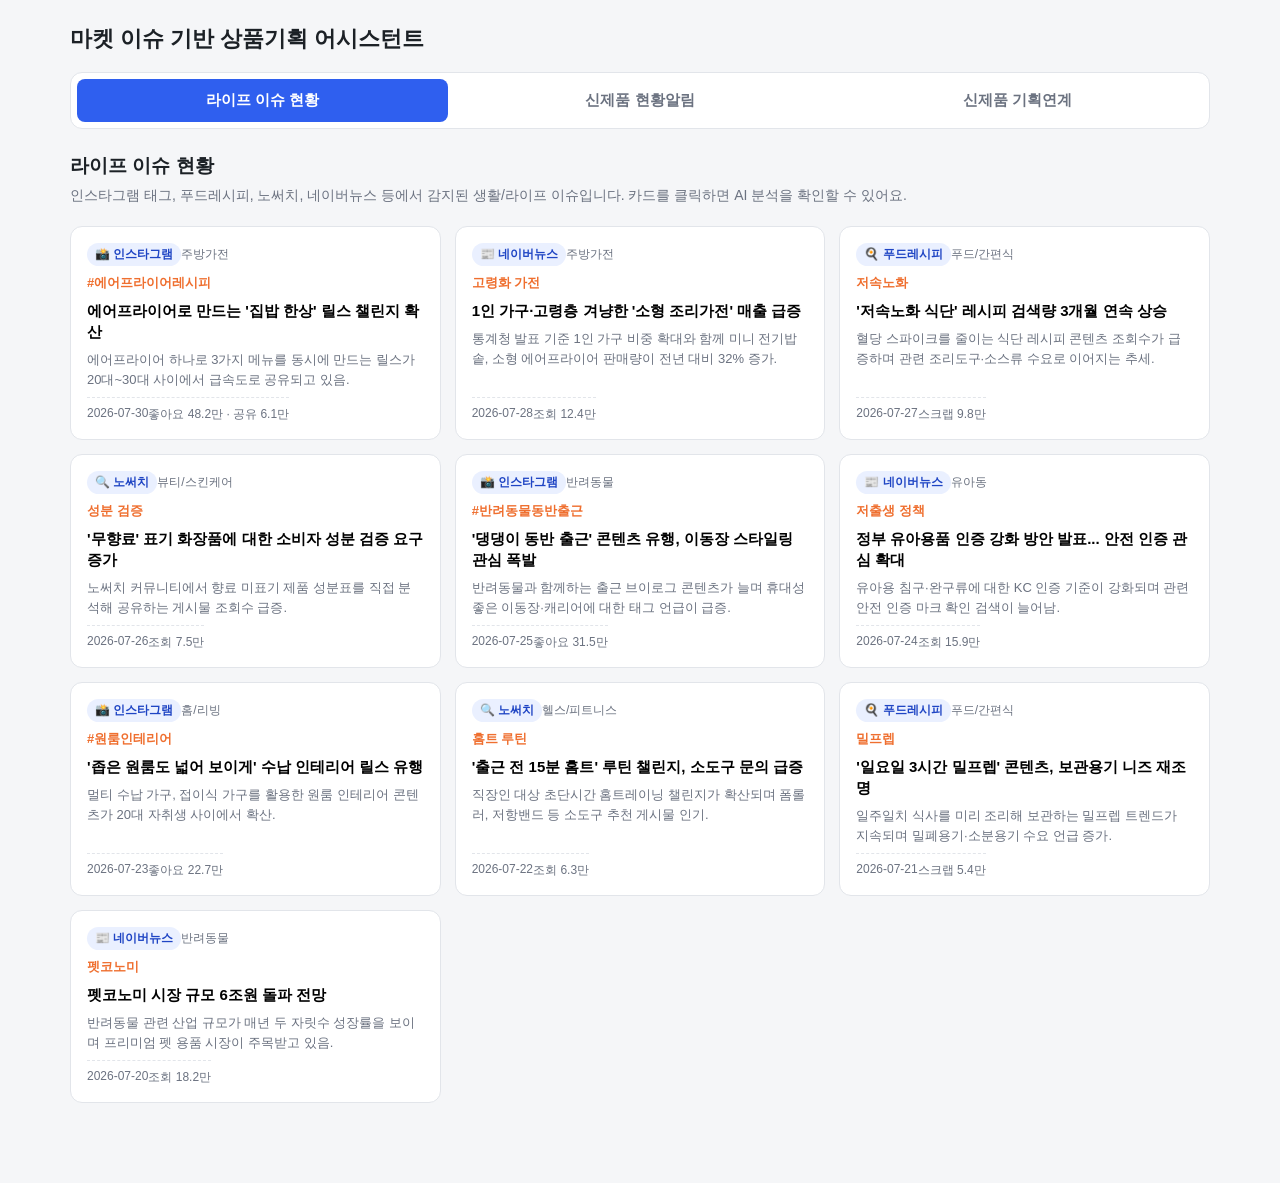
<file: market-issue-index.html>
<!doctype html>
<html lang="ko">
  <head>
    <meta charset="UTF-8" />
    <meta name="viewport" content="width=device-width, initial-scale=1.0" />
    <title>마켓 이슈 기반 상품기획 어시스턴트</title>
    <script type="module" crossorigin>(function(){const t=document.createElement("link").relList;if(t&&t.supports&&t.supports("modulepreload"))return;for(const l of document.querySelectorAll('link[rel="modulepreload"]'))r(l);new MutationObserver(l=>{for(const i of l)if(i.type==="childList")for(const o of i.addedNodes)o.tagName==="LINK"&&o.rel==="modulepreload"&&r(o)}).observe(document,{childList:!0,subtree:!0});function n(l){const i={};return l.integrity&&(i.integrity=l.integrity),l.referrerPolicy&&(i.referrerPolicy=l.referrerPolicy),l.crossOrigin==="use-credentials"?i.credentials="include":l.crossOrigin==="anonymous"?i.credentials="omit":i.credentials="same-origin",i}function r(l){if(l.ep)return;l.ep=!0;const i=n(l);fetch(l.href,i)}})();function zc(e){return e&&e.__esModule&&Object.prototype.hasOwnProperty.call(e,"default")?e.default:e}var ps={exports:{}},fl={},ms={exports:{}},A={};/**
 * @license React
 * react.production.min.js
 *
 * Copyright (c) Facebook, Inc. and its affiliates.
 *
 * This source code is licensed under the MIT license found in the
 * LICENSE file in the root directory of this source tree.
 */var or=Symbol.for("react.element"),Oc=Symbol.for("react.portal"),Rc=Symbol.for("react.fragment"),Ic=Symbol.for("react.strict_mode"),Fc=Symbol.for("react.profiler"),Dc=Symbol.for("react.provider"),Mc=Symbol.for("react.context"),$c=Symbol.for("react.forward_ref"),Ac=Symbol.for("react.suspense"),Uc=Symbol.for("react.memo"),Bc=Symbol.for("react.lazy"),Jo=Symbol.iterator;function Wc(e){return e===null||typeof e!="object"?null:(e=Jo&&e[Jo]||e["@@iterator"],typeof e=="function"?e:null)}var hs={isMounted:function(){return!1},enqueueForceUpdate:function(){},enqueueReplaceState:function(){},enqueueSetState:function(){}},vs=Object.assign,gs={};function yn(e,t,n){this.props=e,this.context=t,this.refs=gs,this.updater=n||hs}yn.prototype.isReactComponent={};yn.prototype.setState=function(e,t){if(typeof e!="object"&&typeof e!="function"&&e!=null)throw Error("setState(...): takes an object of state variables to update or a function which returns an object of state variables.");this.updater.enqueueSetState(this,e,t,"setState")};yn.prototype.forceUpdate=function(e){this.updater.enqueueForceUpdate(this,e,"forceUpdate")};function ys(){}ys.prototype=yn.prototype;function eo(e,t,n){this.props=e,this.context=t,this.refs=gs,this.updater=n||hs}var to=eo.prototype=new ys;to.constructor=eo;vs(to,yn.prototype);to.isPureReactComponent=!0;var qo=Array.isArray,ws=Object.prototype.hasOwnProperty,no={current:null},Ss={key:!0,ref:!0,__self:!0,__source:!0};function ks(e,t,n){var r,l={},i=null,o=null;if(t!=null)for(r in t.ref!==void 0&&(o=t.ref),t.key!==void 0&&(i=""+t.key),t)ws.call(t,r)&&!Ss.hasOwnProperty(r)&&(l[r]=t[r]);var s=arguments.length-2;if(s===1)l.children=n;else if(1<s){for(var u=Array(s),d=0;d<s;d++)u[d]=arguments[d+2];l.children=u}if(e&&e.defaultProps)for(r in s=e.defaultProps,s)l[r]===void 0&&(l[r]=s[r]);return{$$typeof:or,type:e,key:i,ref:o,props:l,_owner:no.current}}function Vc(e,t){return{$$typeof:or,type:e.type,key:t,ref:e.ref,props:e.props,_owner:e._owner}}function ro(e){return typeof e=="object"&&e!==null&&e.$$typeof===or}function Hc(e){var t={"=":"=0",":":"=2"};return"$"+e.replace(/[=:]/g,function(n){return t[n]})}var bo=/\/+/g;function Ol(e,t){return typeof e=="object"&&e!==null&&e.key!=null?Hc(""+e.key):t.toString(36)}function jr(e,t,n,r,l){var i=typeof e;(i==="undefined"||i==="boolean")&&(e=null);var o=!1;if(e===null)o=!0;else switch(i){case"string":case"number":o=!0;break;case"object":switch(e.$$typeof){case or:case Oc:o=!0}}if(o)return o=e,l=l(o),e=r===""?"."+Ol(o,0):r,qo(l)?(n="",e!=null&&(n=e.replace(bo,"$&/")+"/"),jr(l,t,n,"",function(d){return d})):l!=null&&(ro(l)&&(l=Vc(l,n+(!l.key||o&&o.key===l.key?"":(""+l.key).replace(bo,"$&/")+"/")+e)),t.push(l)),1;if(o=0,r=r===""?".":r+":",qo(e))for(var s=0;s<e.length;s++){i=e[s];var u=r+Ol(i,s);o+=jr(i,t,n,u,l)}else if(u=Wc(e),typeof u=="function")for(e=u.call(e),s=0;!(i=e.next()).done;)i=i.value,u=r+Ol(i,s++),o+=jr(i,t,n,u,l);else if(i==="object")throw t=String(e),Error("Objects are not valid as a React child (found: "+(t==="[object Object]"?"object with keys {"+Object.keys(e).join(", ")+"}":t)+"). If you meant to render a collection of children, use an array instead.");return o}function fr(e,t,n){if(e==null)return e;var r=[],l=0;return jr(e,r,"","",function(i){return t.call(n,i,l++)}),r}function Qc(e){if(e._status===-1){var t=e._result;t=t(),t.then(function(n){(e._status===0||e._status===-1)&&(e._status=1,e._result=n)},function(n){(e._status===0||e._status===-1)&&(e._status=2,e._result=n)}),e._status===-1&&(e._status=0,e._result=t)}if(e._status===1)return e._result.default;throw e._result}var Se={current:null},Lr={transition:null},Kc={ReactCurrentDispatcher:Se,ReactCurrentBatchConfig:Lr,ReactCurrentOwner:no};function Es(){throw Error("act(...) is not supported in production builds of React.")}A.Children={map:fr,forEach:function(e,t,n){fr(e,function(){t.apply(this,arguments)},n)},count:function(e){var t=0;return fr(e,function(){t++}),t},toArray:function(e){return fr(e,function(t){return t})||[]},only:function(e){if(!ro(e))throw Error("React.Children.only expected to receive a single React element child.");return e}};A.Component=yn;A.Fragment=Rc;A.Profiler=Fc;A.PureComponent=eo;A.StrictMode=Ic;A.Suspense=Ac;A.__SECRET_INTERNALS_DO_NOT_USE_OR_YOU_WILL_BE_FIRED=Kc;A.act=Es;A.cloneElement=function(e,t,n){if(e==null)throw Error("React.cloneElement(...): The argument must be a React element, but you passed "+e+".");var r=vs({},e.props),l=e.key,i=e.ref,o=e._owner;if(t!=null){if(t.ref!==void 0&&(i=t.ref,o=no.current),t.key!==void 0&&(l=""+t.key),e.type&&e.type.defaultProps)var s=e.type.defaultProps;for(u in t)ws.call(t,u)&&!Ss.hasOwnProperty(u)&&(r[u]=t[u]===void 0&&s!==void 0?s[u]:t[u])}var u=arguments.length-2;if(u===1)r.children=n;else if(1<u){s=Array(u);for(var d=0;d<u;d++)s[d]=arguments[d+2];r.children=s}return{$$typeof:or,type:e.type,key:l,ref:i,props:r,_owner:o}};A.createContext=function(e){return e={$$typeof:Mc,_currentValue:e,_currentValue2:e,_threadCount:0,Provider:null,Consumer:null,_defaultValue:null,_globalName:null},e.Provider={$$typeof:Dc,_context:e},e.Consumer=e};A.createElement=ks;A.createFactory=function(e){var t=ks.bind(null,e);return t.type=e,t};A.createRef=function(){return{current:null}};A.forwardRef=function(e){return{$$typeof:$c,render:e}};A.isValidElement=ro;A.lazy=function(e){return{$$typeof:Bc,_payload:{_status:-1,_result:e},_init:Qc}};A.memo=function(e,t){return{$$typeof:Uc,type:e,compare:t===void 0?null:t}};A.startTransition=function(e){var t=Lr.transition;Lr.transition={};try{e()}finally{Lr.transition=t}};A.unstable_act=Es;A.useCallback=function(e,t){return Se.current.useCallback(e,t)};A.useContext=function(e){return Se.current.useContext(e)};A.useDebugValue=function(){};A.useDeferredValue=function(e){return Se.current.useDeferredValue(e)};A.useEffect=function(e,t){return Se.current.useEffect(e,t)};A.useId=function(){return Se.current.useId()};A.useImperativeHandle=function(e,t,n){return Se.current.useImperativeHandle(e,t,n)};A.useInsertionEffect=function(e,t){return Se.current.useInsertionEffect(e,t)};A.useLayoutEffect=function(e,t){return Se.current.useLayoutEffect(e,t)};A.useMemo=function(e,t){return Se.current.useMemo(e,t)};A.useReducer=function(e,t,n){return Se.current.useReducer(e,t,n)};A.useRef=function(e){return Se.current.useRef(e)};A.useState=function(e){return Se.current.useState(e)};A.useSyncExternalStore=function(e,t,n){return Se.current.useSyncExternalStore(e,t,n)};A.useTransition=function(){return Se.current.useTransition()};A.version="18.3.1";ms.exports=A;var U=ms.exports;const Gc=zc(U);/**
 * @license React
 * react-jsx-runtime.production.min.js
 *
 * Copyright (c) Facebook, Inc. and its affiliates.
 *
 * This source code is licensed under the MIT license found in the
 * LICENSE file in the root directory of this source tree.
 */var Yc=U,Xc=Symbol.for("react.element"),Zc=Symbol.for("react.fragment"),Jc=Object.prototype.hasOwnProperty,qc=Yc.__SECRET_INTERNALS_DO_NOT_USE_OR_YOU_WILL_BE_FIRED.ReactCurrentOwner,bc={key:!0,ref:!0,__self:!0,__source:!0};function xs(e,t,n){var r,l={},i=null,o=null;n!==void 0&&(i=""+n),t.key!==void 0&&(i=""+t.key),t.ref!==void 0&&(o=t.ref);for(r in t)Jc.call(t,r)&&!bc.hasOwnProperty(r)&&(l[r]=t[r]);if(e&&e.defaultProps)for(r in t=e.defaultProps,t)l[r]===void 0&&(l[r]=t[r]);return{$$typeof:Xc,type:e,key:i,ref:o,props:l,_owner:qc.current}}fl.Fragment=Zc;fl.jsx=xs;fl.jsxs=xs;ps.exports=fl;var f=ps.exports,oi={},Cs={exports:{}},Oe={},Ns={exports:{}},Ps={};/**
 * @license React
 * scheduler.production.min.js
 *
 * Copyright (c) Facebook, Inc. and its affiliates.
 *
 * This source code is licensed under the MIT license found in the
 * LICENSE file in the root directory of this source tree.
 */(function(e){function t(k,h){var m=k.length;k.push(h);e:for(;0<m;){var w=m-1>>>1,L=k[w];if(0<l(L,h))k[w]=h,k[m]=L,m=w;else break e}}function n(k){return k.length===0?null:k[0]}function r(k){if(k.length===0)return null;var h=k[0],m=k.pop();if(m!==h){k[0]=m;e:for(var w=0,L=k.length,z=L>>>1;w<z;){var F=2*(w+1)-1,te=k[F],q=F+1,ae=k[q];if(0>l(te,m))q<L&&0>l(ae,te)?(k[w]=ae,k[q]=m,w=q):(k[w]=te,k[F]=m,w=F);else if(q<L&&0>l(ae,m))k[w]=ae,k[q]=m,w=q;else break e}}return h}function l(k,h){var m=k.sortIndex-h.sortIndex;return m!==0?m:k.id-h.id}if(typeof performance=="object"&&typeof performance.now=="function"){var i=performance;e.unstable_now=function(){return i.now()}}else{var o=Date,s=o.now();e.unstable_now=function(){return o.now()-s}}var u=[],d=[],v=1,y=null,g=3,C=!1,E=!1,P=!1,$=typeof setTimeout=="function"?setTimeout:null,c=typeof clearTimeout=="function"?clearTimeout:null,a=typeof setImmediate<"u"?setImmediate:null;typeof navigator<"u"&&navigator.scheduling!==void 0&&navigator.scheduling.isInputPending!==void 0&&navigator.scheduling.isInputPending.bind(navigator.scheduling);function p(k){for(var h=n(d);h!==null;){if(h.callback===null)r(d);else if(h.startTime<=k)r(d),h.sortIndex=h.expirationTime,t(u,h);else break;h=n(d)}}function S(k){if(P=!1,p(k),!E)if(n(u)!==null)E=!0,V(_);else{var h=n(d);h!==null&&I(S,h.startTime-k)}}function _(k,h){E=!1,P&&(P=!1,c(O),O=-1),C=!0;var m=g;try{for(p(h),y=n(u);y!==null&&(!(y.expirationTime>h)||k&&!W());){var w=y.callback;if(typeof w=="function"){y.callback=null,g=y.priorityLevel;var L=w(y.expirationTime<=h);h=e.unstable_now(),typeof L=="function"?y.callback=L:y===n(u)&&r(u),p(h)}else r(u);y=n(u)}if(y!==null)var z=!0;else{var F=n(d);F!==null&&I(S,F.startTime-h),z=!1}return z}finally{y=null,g=m,C=!1}}var T=!1,j=null,O=-1,D=5,N=-1;function W(){return!(e.unstable_now()-N<D)}function oe(){if(j!==null){var k=e.unstable_now();N=k;var h=!0;try{h=j(!0,k)}finally{h?re():(T=!1,j=null)}}else T=!1}var re;if(typeof a=="function")re=function(){a(oe)};else if(typeof MessageChannel<"u"){var ge=new MessageChannel,M=ge.port2;ge.port1.onmessage=oe,re=function(){M.postMessage(null)}}else re=function(){$(oe,0)};function V(k){j=k,T||(T=!0,re())}function I(k,h){O=$(function(){k(e.unstable_now())},h)}e.unstable_IdlePriority=5,e.unstable_ImmediatePriority=1,e.unstable_LowPriority=4,e.unstable_NormalPriority=3,e.unstable_Profiling=null,e.unstable_UserBlockingPriority=2,e.unstable_cancelCallback=function(k){k.callback=null},e.unstable_continueExecution=function(){E||C||(E=!0,V(_))},e.unstable_forceFrameRate=function(k){0>k||125<k?console.error("forceFrameRate takes a positive int between 0 and 125, forcing frame rates higher than 125 fps is not supported"):D=0<k?Math.floor(1e3/k):5},e.unstable_getCurrentPriorityLevel=function(){return g},e.unstable_getFirstCallbackNode=function(){return n(u)},e.unstable_next=function(k){switch(g){case 1:case 2:case 3:var h=3;break;default:h=g}var m=g;g=h;try{return k()}finally{g=m}},e.unstable_pauseExecution=function(){},e.unstable_requestPaint=function(){},e.unstable_runWithPriority=function(k,h){switch(k){case 1:case 2:case 3:case 4:case 5:break;default:k=3}var m=g;g=k;try{return h()}finally{g=m}},e.unstable_scheduleCallback=function(k,h,m){var w=e.unstable_now();switch(typeof m=="object"&&m!==null?(m=m.delay,m=typeof m=="number"&&0<m?w+m:w):m=w,k){case 1:var L=-1;break;case 2:L=250;break;case 5:L=1073741823;break;case 4:L=1e4;break;default:L=5e3}return L=m+L,k={id:v++,callback:h,priorityLevel:k,startTime:m,expirationTime:L,sortIndex:-1},m>w?(k.sortIndex=m,t(d,k),n(u)===null&&k===n(d)&&(P?(c(O),O=-1):P=!0,I(S,m-w))):(k.sortIndex=L,t(u,k),E||C||(E=!0,V(_))),k},e.unstable_shouldYield=W,e.unstable_wrapCallback=function(k){var h=g;return function(){var m=g;g=h;try{return k.apply(this,arguments)}finally{g=m}}}})(Ps);Ns.exports=Ps;var ef=Ns.exports;/**
 * @license React
 * react-dom.production.min.js
 *
 * Copyright (c) Facebook, Inc. and its affiliates.
 *
 * This source code is licensed under the MIT license found in the
 * LICENSE file in the root directory of this source tree.
 */var tf=U,ze=ef;function x(e){for(var t="https://reactjs.org/docs/error-decoder.html?invariant="+e,n=1;n<arguments.length;n++)t+="&args[]="+encodeURIComponent(arguments[n]);return"Minified React error #"+e+"; visit "+t+" for the full message or use the non-minified dev environment for full errors and additional helpful warnings."}var _s=new Set,Vn={};function Vt(e,t){fn(e,t),fn(e+"Capture",t)}function fn(e,t){for(Vn[e]=t,e=0;e<t.length;e++)_s.add(t[e])}var lt=!(typeof window>"u"||typeof window.document>"u"||typeof window.document.createElement>"u"),ui=Object.prototype.hasOwnProperty,nf=/^[:A-Z_a-z\u00C0-\u00D6\u00D8-\u00F6\u00F8-\u02FF\u0370-\u037D\u037F-\u1FFF\u200C-\u200D\u2070-\u218F\u2C00-\u2FEF\u3001-\uD7FF\uF900-\uFDCF\uFDF0-\uFFFD][:A-Z_a-z\u00C0-\u00D6\u00D8-\u00F6\u00F8-\u02FF\u0370-\u037D\u037F-\u1FFF\u200C-\u200D\u2070-\u218F\u2C00-\u2FEF\u3001-\uD7FF\uF900-\uFDCF\uFDF0-\uFFFD\-.0-9\u00B7\u0300-\u036F\u203F-\u2040]*$/,eu={},tu={};function rf(e){return ui.call(tu,e)?!0:ui.call(eu,e)?!1:nf.test(e)?tu[e]=!0:(eu[e]=!0,!1)}function lf(e,t,n,r){if(n!==null&&n.type===0)return!1;switch(typeof t){case"function":case"symbol":return!0;case"boolean":return r?!1:n!==null?!n.acceptsBooleans:(e=e.toLowerCase().slice(0,5),e!=="data-"&&e!=="aria-");default:return!1}}function of(e,t,n,r){if(t===null||typeof t>"u"||lf(e,t,n,r))return!0;if(r)return!1;if(n!==null)switch(n.type){case 3:return!t;case 4:return t===!1;case 5:return isNaN(t);case 6:return isNaN(t)||1>t}return!1}function ke(e,t,n,r,l,i,o){this.acceptsBooleans=t===2||t===3||t===4,this.attributeName=r,this.attributeNamespace=l,this.mustUseProperty=n,this.propertyName=e,this.type=t,this.sanitizeURL=i,this.removeEmptyString=o}var de={};"children dangerouslySetInnerHTML defaultValue defaultChecked innerHTML suppressContentEditableWarning suppressHydrationWarning style".split(" ").forEach(function(e){de[e]=new ke(e,0,!1,e,null,!1,!1)});[["acceptCharset","accept-charset"],["className","class"],["htmlFor","for"],["httpEquiv","http-equiv"]].forEach(function(e){var t=e[0];de[t]=new ke(t,1,!1,e[1],null,!1,!1)});["contentEditable","draggable","spellCheck","value"].forEach(function(e){de[e]=new ke(e,2,!1,e.toLowerCase(),null,!1,!1)});["autoReverse","externalResourcesRequired","focusable","preserveAlpha"].forEach(function(e){de[e]=new ke(e,2,!1,e,null,!1,!1)});"allowFullScreen async autoFocus autoPlay controls default defer disabled disablePictureInPicture disableRemotePlayback formNoValidate hidden loop noModule noValidate open playsInline readOnly required reversed scoped seamless itemScope".split(" ").forEach(function(e){de[e]=new ke(e,3,!1,e.toLowerCase(),null,!1,!1)});["checked","multiple","muted","selected"].forEach(function(e){de[e]=new ke(e,3,!0,e,null,!1,!1)});["capture","download"].forEach(function(e){de[e]=new ke(e,4,!1,e,null,!1,!1)});["cols","rows","size","span"].forEach(function(e){de[e]=new ke(e,6,!1,e,null,!1,!1)});["rowSpan","start"].forEach(function(e){de[e]=new ke(e,5,!1,e.toLowerCase(),null,!1,!1)});var lo=/[\-:]([a-z])/g;function io(e){return e[1].toUpperCase()}"accent-height alignment-baseline arabic-form baseline-shift cap-height clip-path clip-rule color-interpolation color-interpolation-filters color-profile color-rendering dominant-baseline enable-background fill-opacity fill-rule flood-color flood-opacity font-family font-size font-size-adjust font-stretch font-style font-variant font-weight glyph-name glyph-orientation-horizontal glyph-orientation-vertical horiz-adv-x horiz-origin-x image-rendering letter-spacing lighting-color marker-end marker-mid marker-start overline-position overline-thickness paint-order panose-1 pointer-events rendering-intent shape-rendering stop-color stop-opacity strikethrough-position strikethrough-thickness stroke-dasharray stroke-dashoffset stroke-linecap stroke-linejoin stroke-miterlimit stroke-opacity stroke-width text-anchor text-decoration text-rendering underline-position underline-thickness unicode-bidi unicode-range units-per-em v-alphabetic v-hanging v-ideographic v-mathematical vector-effect vert-adv-y vert-origin-x vert-origin-y word-spacing writing-mode xmlns:xlink x-height".split(" ").forEach(function(e){var t=e.replace(lo,io);de[t]=new ke(t,1,!1,e,null,!1,!1)});"xlink:actuate xlink:arcrole xlink:role xlink:show xlink:title xlink:type".split(" ").forEach(function(e){var t=e.replace(lo,io);de[t]=new ke(t,1,!1,e,"http://www.w3.org/1999/xlink",!1,!1)});["xml:base","xml:lang","xml:space"].forEach(function(e){var t=e.replace(lo,io);de[t]=new ke(t,1,!1,e,"http://www.w3.org/XML/1998/namespace",!1,!1)});["tabIndex","crossOrigin"].forEach(function(e){de[e]=new ke(e,1,!1,e.toLowerCase(),null,!1,!1)});de.xlinkHref=new ke("xlinkHref",1,!1,"xlink:href","http://www.w3.org/1999/xlink",!0,!1);["src","href","action","formAction"].forEach(function(e){de[e]=new ke(e,1,!1,e.toLowerCase(),null,!0,!0)});function oo(e,t,n,r){var l=de.hasOwnProperty(t)?de[t]:null;(l!==null?l.type!==0:r||!(2<t.length)||t[0]!=="o"&&t[0]!=="O"||t[1]!=="n"&&t[1]!=="N")&&(of(t,n,l,r)&&(n=null),r||l===null?rf(t)&&(n===null?e.removeAttribute(t):e.setAttribute(t,""+n)):l.mustUseProperty?e[l.propertyName]=n===null?l.type===3?!1:"":n:(t=l.attributeName,r=l.attributeNamespace,n===null?e.removeAttribute(t):(l=l.type,n=l===3||l===4&&n===!0?"":""+n,r?e.setAttributeNS(r,t,n):e.setAttribute(t,n))))}var st=tf.__SECRET_INTERNALS_DO_NOT_USE_OR_YOU_WILL_BE_FIRED,dr=Symbol.for("react.element"),Kt=Symbol.for("react.portal"),Gt=Symbol.for("react.fragment"),uo=Symbol.for("react.strict_mode"),si=Symbol.for("react.profiler"),js=Symbol.for("react.provider"),Ls=Symbol.for("react.context"),so=Symbol.for("react.forward_ref"),ai=Symbol.for("react.suspense"),ci=Symbol.for("react.suspense_list"),ao=Symbol.for("react.memo"),ct=Symbol.for("react.lazy"),Ts=Symbol.for("react.offscreen"),nu=Symbol.iterator;function En(e){return e===null||typeof e!="object"?null:(e=nu&&e[nu]||e["@@iterator"],typeof e=="function"?e:null)}var J=Object.assign,Rl;function Tn(e){if(Rl===void 0)try{throw Error()}catch(n){var t=n.stack.trim().match(/\n( *(at )?)/);Rl=t&&t[1]||""}return`
`+Rl+e}var Il=!1;function Fl(e,t){if(!e||Il)return"";Il=!0;var n=Error.prepareStackTrace;Error.prepareStackTrace=void 0;try{if(t)if(t=function(){throw Error()},Object.defineProperty(t.prototype,"props",{set:function(){throw Error()}}),typeof Reflect=="object"&&Reflect.construct){try{Reflect.construct(t,[])}catch(d){var r=d}Reflect.construct(e,[],t)}else{try{t.call()}catch(d){r=d}e.call(t.prototype)}else{try{throw Error()}catch(d){r=d}e()}}catch(d){if(d&&r&&typeof d.stack=="string"){for(var l=d.stack.split(`
`),i=r.stack.split(`
`),o=l.length-1,s=i.length-1;1<=o&&0<=s&&l[o]!==i[s];)s--;for(;1<=o&&0<=s;o--,s--)if(l[o]!==i[s]){if(o!==1||s!==1)do if(o--,s--,0>s||l[o]!==i[s]){var u=`
`+l[o].replace(" at new "," at ");return e.displayName&&u.includes("<anonymous>")&&(u=u.replace("<anonymous>",e.displayName)),u}while(1<=o&&0<=s);break}}}finally{Il=!1,Error.prepareStackTrace=n}return(e=e?e.displayName||e.name:"")?Tn(e):""}function uf(e){switch(e.tag){case 5:return Tn(e.type);case 16:return Tn("Lazy");case 13:return Tn("Suspense");case 19:return Tn("SuspenseList");case 0:case 2:case 15:return e=Fl(e.type,!1),e;case 11:return e=Fl(e.type.render,!1),e;case 1:return e=Fl(e.type,!0),e;default:return""}}function fi(e){if(e==null)return null;if(typeof e=="function")return e.displayName||e.name||null;if(typeof e=="string")return e;switch(e){case Gt:return"Fragment";case Kt:return"Portal";case si:return"Profiler";case uo:return"StrictMode";case ai:return"Suspense";case ci:return"SuspenseList"}if(typeof e=="object")switch(e.$$typeof){case Ls:return(e.displayName||"Context")+".Consumer";case js:return(e._context.displayName||"Context")+".Provider";case so:var t=e.render;return e=e.displayName,e||(e=t.displayName||t.name||"",e=e!==""?"ForwardRef("+e+")":"ForwardRef"),e;case ao:return t=e.displayName||null,t!==null?t:fi(e.type)||"Memo";case ct:t=e._payload,e=e._init;try{return fi(e(t))}catch{}}return null}function sf(e){var t=e.type;switch(e.tag){case 24:return"Cache";case 9:return(t.displayName||"Context")+".Consumer";case 10:return(t._context.displayName||"Context")+".Provider";case 18:return"DehydratedFragment";case 11:return e=t.render,e=e.displayName||e.name||"",t.displayName||(e!==""?"ForwardRef("+e+")":"ForwardRef");case 7:return"Fragment";case 5:return t;case 4:return"Portal";case 3:return"Root";case 6:return"Text";case 16:return fi(t);case 8:return t===uo?"StrictMode":"Mode";case 22:return"Offscreen";case 12:return"Profiler";case 21:return"Scope";case 13:return"Suspense";case 19:return"SuspenseList";case 25:return"TracingMarker";case 1:case 0:case 17:case 2:case 14:case 15:if(typeof t=="function")return t.displayName||t.name||null;if(typeof t=="string")return t}return null}function Ct(e){switch(typeof e){case"boolean":case"number":case"string":case"undefined":return e;case"object":return e;default:return""}}function zs(e){var t=e.type;return(e=e.nodeName)&&e.toLowerCase()==="input"&&(t==="checkbox"||t==="radio")}function af(e){var t=zs(e)?"checked":"value",n=Object.getOwnPropertyDescriptor(e.constructor.prototype,t),r=""+e[t];if(!e.hasOwnProperty(t)&&typeof n<"u"&&typeof n.get=="function"&&typeof n.set=="function"){var l=n.get,i=n.set;return Object.defineProperty(e,t,{configurable:!0,get:function(){return l.call(this)},set:function(o){r=""+o,i.call(this,o)}}),Object.defineProperty(e,t,{enumerable:n.enumerable}),{getValue:function(){return r},setValue:function(o){r=""+o},stopTracking:function(){e._valueTracker=null,delete e[t]}}}}function pr(e){e._valueTracker||(e._valueTracker=af(e))}function Os(e){if(!e)return!1;var t=e._valueTracker;if(!t)return!0;var n=t.getValue(),r="";return e&&(r=zs(e)?e.checked?"true":"false":e.value),e=r,e!==n?(t.setValue(e),!0):!1}function Ur(e){if(e=e||(typeof document<"u"?document:void 0),typeof e>"u")return null;try{return e.activeElement||e.body}catch{return e.body}}function di(e,t){var n=t.checked;return J({},t,{defaultChecked:void 0,defaultValue:void 0,value:void 0,checked:n??e._wrapperState.initialChecked})}function ru(e,t){var n=t.defaultValue==null?"":t.defaultValue,r=t.checked!=null?t.checked:t.defaultChecked;n=Ct(t.value!=null?t.value:n),e._wrapperState={initialChecked:r,initialValue:n,controlled:t.type==="checkbox"||t.type==="radio"?t.checked!=null:t.value!=null}}function Rs(e,t){t=t.checked,t!=null&&oo(e,"checked",t,!1)}function pi(e,t){Rs(e,t);var n=Ct(t.value),r=t.type;if(n!=null)r==="number"?(n===0&&e.value===""||e.value!=n)&&(e.value=""+n):e.value!==""+n&&(e.value=""+n);else if(r==="submit"||r==="reset"){e.removeAttribute("value");return}t.hasOwnProperty("value")?mi(e,t.type,n):t.hasOwnProperty("defaultValue")&&mi(e,t.type,Ct(t.defaultValue)),t.checked==null&&t.defaultChecked!=null&&(e.defaultChecked=!!t.defaultChecked)}function lu(e,t,n){if(t.hasOwnProperty("value")||t.hasOwnProperty("defaultValue")){var r=t.type;if(!(r!=="submit"&&r!=="reset"||t.value!==void 0&&t.value!==null))return;t=""+e._wrapperState.initialValue,n||t===e.value||(e.value=t),e.defaultValue=t}n=e.name,n!==""&&(e.name=""),e.defaultChecked=!!e._wrapperState.initialChecked,n!==""&&(e.name=n)}function mi(e,t,n){(t!=="number"||Ur(e.ownerDocument)!==e)&&(n==null?e.defaultValue=""+e._wrapperState.initialValue:e.defaultValue!==""+n&&(e.defaultValue=""+n))}var zn=Array.isArray;function ln(e,t,n,r){if(e=e.options,t){t={};for(var l=0;l<n.length;l++)t["$"+n[l]]=!0;for(n=0;n<e.length;n++)l=t.hasOwnProperty("$"+e[n].value),e[n].selected!==l&&(e[n].selected=l),l&&r&&(e[n].defaultSelected=!0)}else{for(n=""+Ct(n),t=null,l=0;l<e.length;l++){if(e[l].value===n){e[l].selected=!0,r&&(e[l].defaultSelected=!0);return}t!==null||e[l].disabled||(t=e[l])}t!==null&&(t.selected=!0)}}function hi(e,t){if(t.dangerouslySetInnerHTML!=null)throw Error(x(91));return J({},t,{value:void 0,defaultValue:void 0,children:""+e._wrapperState.initialValue})}function iu(e,t){var n=t.value;if(n==null){if(n=t.children,t=t.defaultValue,n!=null){if(t!=null)throw Error(x(92));if(zn(n)){if(1<n.length)throw Error(x(93));n=n[0]}t=n}t==null&&(t=""),n=t}e._wrapperState={initialValue:Ct(n)}}function Is(e,t){var n=Ct(t.value),r=Ct(t.defaultValue);n!=null&&(n=""+n,n!==e.value&&(e.value=n),t.defaultValue==null&&e.defaultValue!==n&&(e.defaultValue=n)),r!=null&&(e.defaultValue=""+r)}function ou(e){var t=e.textContent;t===e._wrapperState.initialValue&&t!==""&&t!==null&&(e.value=t)}function Fs(e){switch(e){case"svg":return"http://www.w3.org/2000/svg";case"math":return"http://www.w3.org/1998/Math/MathML";default:return"http://www.w3.org/1999/xhtml"}}function vi(e,t){return e==null||e==="http://www.w3.org/1999/xhtml"?Fs(t):e==="http://www.w3.org/2000/svg"&&t==="foreignObject"?"http://www.w3.org/1999/xhtml":e}var mr,Ds=function(e){return typeof MSApp<"u"&&MSApp.execUnsafeLocalFunction?function(t,n,r,l){MSApp.execUnsafeLocalFunction(function(){return e(t,n,r,l)})}:e}(function(e,t){if(e.namespaceURI!=="http://www.w3.org/2000/svg"||"innerHTML"in e)e.innerHTML=t;else{for(mr=mr||document.createElement("div"),mr.innerHTML="<svg>"+t.valueOf().toString()+"</svg>",t=mr.firstChild;e.firstChild;)e.removeChild(e.firstChild);for(;t.firstChild;)e.appendChild(t.firstChild)}});function Hn(e,t){if(t){var n=e.firstChild;if(n&&n===e.lastChild&&n.nodeType===3){n.nodeValue=t;return}}e.textContent=t}var In={animationIterationCount:!0,aspectRatio:!0,borderImageOutset:!0,borderImageSlice:!0,borderImageWidth:!0,boxFlex:!0,boxFlexGroup:!0,boxOrdinalGroup:!0,columnCount:!0,columns:!0,flex:!0,flexGrow:!0,flexPositive:!0,flexShrink:!0,flexNegative:!0,flexOrder:!0,gridArea:!0,gridRow:!0,gridRowEnd:!0,gridRowSpan:!0,gridRowStart:!0,gridColumn:!0,gridColumnEnd:!0,gridColumnSpan:!0,gridColumnStart:!0,fontWeight:!0,lineClamp:!0,lineHeight:!0,opacity:!0,order:!0,orphans:!0,tabSize:!0,widows:!0,zIndex:!0,zoom:!0,fillOpacity:!0,floodOpacity:!0,stopOpacity:!0,strokeDasharray:!0,strokeDashoffset:!0,strokeMiterlimit:!0,strokeOpacity:!0,strokeWidth:!0},cf=["Webkit","ms","Moz","O"];Object.keys(In).forEach(function(e){cf.forEach(function(t){t=t+e.charAt(0).toUpperCase()+e.substring(1),In[t]=In[e]})});function Ms(e,t,n){return t==null||typeof t=="boolean"||t===""?"":n||typeof t!="number"||t===0||In.hasOwnProperty(e)&&In[e]?(""+t).trim():t+"px"}function $s(e,t){e=e.style;for(var n in t)if(t.hasOwnProperty(n)){var r=n.indexOf("--")===0,l=Ms(n,t[n],r);n==="float"&&(n="cssFloat"),r?e.setProperty(n,l):e[n]=l}}var ff=J({menuitem:!0},{area:!0,base:!0,br:!0,col:!0,embed:!0,hr:!0,img:!0,input:!0,keygen:!0,link:!0,meta:!0,param:!0,source:!0,track:!0,wbr:!0});function gi(e,t){if(t){if(ff[e]&&(t.children!=null||t.dangerouslySetInnerHTML!=null))throw Error(x(137,e));if(t.dangerouslySetInnerHTML!=null){if(t.children!=null)throw Error(x(60));if(typeof t.dangerouslySetInnerHTML!="object"||!("__html"in t.dangerouslySetInnerHTML))throw Error(x(61))}if(t.style!=null&&typeof t.style!="object")throw Error(x(62))}}function yi(e,t){if(e.indexOf("-")===-1)return typeof t.is=="string";switch(e){case"annotation-xml":case"color-profile":case"font-face":case"font-face-src":case"font-face-uri":case"font-face-format":case"font-face-name":case"missing-glyph":return!1;default:return!0}}var wi=null;function co(e){return e=e.target||e.srcElement||window,e.correspondingUseElement&&(e=e.correspondingUseElement),e.nodeType===3?e.parentNode:e}var Si=null,on=null,un=null;function uu(e){if(e=ar(e)){if(typeof Si!="function")throw Error(x(280));var t=e.stateNode;t&&(t=vl(t),Si(e.stateNode,e.type,t))}}function As(e){on?un?un.push(e):un=[e]:on=e}function Us(){if(on){var e=on,t=un;if(un=on=null,uu(e),t)for(e=0;e<t.length;e++)uu(t[e])}}function Bs(e,t){return e(t)}function Ws(){}var Dl=!1;function Vs(e,t,n){if(Dl)return e(t,n);Dl=!0;try{return Bs(e,t,n)}finally{Dl=!1,(on!==null||un!==null)&&(Ws(),Us())}}function Qn(e,t){var n=e.stateNode;if(n===null)return null;var r=vl(n);if(r===null)return null;n=r[t];e:switch(t){case"onClick":case"onClickCapture":case"onDoubleClick":case"onDoubleClickCapture":case"onMouseDown":case"onMouseDownCapture":case"onMouseMove":case"onMouseMoveCapture":case"onMouseUp":case"onMouseUpCapture":case"onMouseEnter":(r=!r.disabled)||(e=e.type,r=!(e==="button"||e==="input"||e==="select"||e==="textarea")),e=!r;break e;default:e=!1}if(e)return null;if(n&&typeof n!="function")throw Error(x(231,t,typeof n));return n}var ki=!1;if(lt)try{var xn={};Object.defineProperty(xn,"passive",{get:function(){ki=!0}}),window.addEventListener("test",xn,xn),window.removeEventListener("test",xn,xn)}catch{ki=!1}function df(e,t,n,r,l,i,o,s,u){var d=Array.prototype.slice.call(arguments,3);try{t.apply(n,d)}catch(v){this.onError(v)}}var Fn=!1,Br=null,Wr=!1,Ei=null,pf={onError:function(e){Fn=!0,Br=e}};function mf(e,t,n,r,l,i,o,s,u){Fn=!1,Br=null,df.apply(pf,arguments)}function hf(e,t,n,r,l,i,o,s,u){if(mf.apply(this,arguments),Fn){if(Fn){var d=Br;Fn=!1,Br=null}else throw Error(x(198));Wr||(Wr=!0,Ei=d)}}function Ht(e){var t=e,n=e;if(e.alternate)for(;t.return;)t=t.return;else{e=t;do t=e,t.flags&4098&&(n=t.return),e=t.return;while(e)}return t.tag===3?n:null}function Hs(e){if(e.tag===13){var t=e.memoizedState;if(t===null&&(e=e.alternate,e!==null&&(t=e.memoizedState)),t!==null)return t.dehydrated}return null}function su(e){if(Ht(e)!==e)throw Error(x(188))}function vf(e){var t=e.alternate;if(!t){if(t=Ht(e),t===null)throw Error(x(188));return t!==e?null:e}for(var n=e,r=t;;){var l=n.return;if(l===null)break;var i=l.alternate;if(i===null){if(r=l.return,r!==null){n=r;continue}break}if(l.child===i.child){for(i=l.child;i;){if(i===n)return su(l),e;if(i===r)return su(l),t;i=i.sibling}throw Error(x(188))}if(n.return!==r.return)n=l,r=i;else{for(var o=!1,s=l.child;s;){if(s===n){o=!0,n=l,r=i;break}if(s===r){o=!0,r=l,n=i;break}s=s.sibling}if(!o){for(s=i.child;s;){if(s===n){o=!0,n=i,r=l;break}if(s===r){o=!0,r=i,n=l;break}s=s.sibling}if(!o)throw Error(x(189))}}if(n.alternate!==r)throw Error(x(190))}if(n.tag!==3)throw Error(x(188));return n.stateNode.current===n?e:t}function Qs(e){return e=vf(e),e!==null?Ks(e):null}function Ks(e){if(e.tag===5||e.tag===6)return e;for(e=e.child;e!==null;){var t=Ks(e);if(t!==null)return t;e=e.sibling}return null}var Gs=ze.unstable_scheduleCallback,au=ze.unstable_cancelCallback,gf=ze.unstable_shouldYield,yf=ze.unstable_requestPaint,ee=ze.unstable_now,wf=ze.unstable_getCurrentPriorityLevel,fo=ze.unstable_ImmediatePriority,Ys=ze.unstable_UserBlockingPriority,Vr=ze.unstable_NormalPriority,Sf=ze.unstable_LowPriority,Xs=ze.unstable_IdlePriority,dl=null,Je=null;function kf(e){if(Je&&typeof Je.onCommitFiberRoot=="function")try{Je.onCommitFiberRoot(dl,e,void 0,(e.current.flags&128)===128)}catch{}}var He=Math.clz32?Math.clz32:Cf,Ef=Math.log,xf=Math.LN2;function Cf(e){return e>>>=0,e===0?32:31-(Ef(e)/xf|0)|0}var hr=64,vr=4194304;function On(e){switch(e&-e){case 1:return 1;case 2:return 2;case 4:return 4;case 8:return 8;case 16:return 16;case 32:return 32;case 64:case 128:case 256:case 512:case 1024:case 2048:case 4096:case 8192:case 16384:case 32768:case 65536:case 131072:case 262144:case 524288:case 1048576:case 2097152:return e&4194240;case 4194304:case 8388608:case 16777216:case 33554432:case 67108864:return e&130023424;case 134217728:return 134217728;case 268435456:return 268435456;case 536870912:return 536870912;case 1073741824:return 1073741824;default:return e}}function Hr(e,t){var n=e.pendingLanes;if(n===0)return 0;var r=0,l=e.suspendedLanes,i=e.pingedLanes,o=n&268435455;if(o!==0){var s=o&~l;s!==0?r=On(s):(i&=o,i!==0&&(r=On(i)))}else o=n&~l,o!==0?r=On(o):i!==0&&(r=On(i));if(r===0)return 0;if(t!==0&&t!==r&&!(t&l)&&(l=r&-r,i=t&-t,l>=i||l===16&&(i&4194240)!==0))return t;if(r&4&&(r|=n&16),t=e.entangledLanes,t!==0)for(e=e.entanglements,t&=r;0<t;)n=31-He(t),l=1<<n,r|=e[n],t&=~l;return r}function Nf(e,t){switch(e){case 1:case 2:case 4:return t+250;case 8:case 16:case 32:case 64:case 128:case 256:case 512:case 1024:case 2048:case 4096:case 8192:case 16384:case 32768:case 65536:case 131072:case 262144:case 524288:case 1048576:case 2097152:return t+5e3;case 4194304:case 8388608:case 16777216:case 33554432:case 67108864:return-1;case 134217728:case 268435456:case 536870912:case 1073741824:return-1;default:return-1}}function Pf(e,t){for(var n=e.suspendedLanes,r=e.pingedLanes,l=e.expirationTimes,i=e.pendingLanes;0<i;){var o=31-He(i),s=1<<o,u=l[o];u===-1?(!(s&n)||s&r)&&(l[o]=Nf(s,t)):u<=t&&(e.expiredLanes|=s),i&=~s}}function xi(e){return e=e.pendingLanes&-1073741825,e!==0?e:e&1073741824?1073741824:0}function Zs(){var e=hr;return hr<<=1,!(hr&4194240)&&(hr=64),e}function Ml(e){for(var t=[],n=0;31>n;n++)t.push(e);return t}function ur(e,t,n){e.pendingLanes|=t,t!==536870912&&(e.suspendedLanes=0,e.pingedLanes=0),e=e.eventTimes,t=31-He(t),e[t]=n}function _f(e,t){var n=e.pendingLanes&~t;e.pendingLanes=t,e.suspendedLanes=0,e.pingedLanes=0,e.expiredLanes&=t,e.mutableReadLanes&=t,e.entangledLanes&=t,t=e.entanglements;var r=e.eventTimes;for(e=e.expirationTimes;0<n;){var l=31-He(n),i=1<<l;t[l]=0,r[l]=-1,e[l]=-1,n&=~i}}function po(e,t){var n=e.entangledLanes|=t;for(e=e.entanglements;n;){var r=31-He(n),l=1<<r;l&t|e[r]&t&&(e[r]|=t),n&=~l}}var H=0;function Js(e){return e&=-e,1<e?4<e?e&268435455?16:536870912:4:1}var qs,mo,bs,ea,ta,Ci=!1,gr=[],vt=null,gt=null,yt=null,Kn=new Map,Gn=new Map,dt=[],jf="mousedown mouseup touchcancel touchend touchstart auxclick dblclick pointercancel pointerdown pointerup dragend dragstart drop compositionend compositionstart keydown keypress keyup input textInput copy cut paste click change contextmenu reset submit".split(" ");function cu(e,t){switch(e){case"focusin":case"focusout":vt=null;break;case"dragenter":case"dragleave":gt=null;break;case"mouseover":case"mouseout":yt=null;break;case"pointerover":case"pointerout":Kn.delete(t.pointerId);break;case"gotpointercapture":case"lostpointercapture":Gn.delete(t.pointerId)}}function Cn(e,t,n,r,l,i){return e===null||e.nativeEvent!==i?(e={blockedOn:t,domEventName:n,eventSystemFlags:r,nativeEvent:i,targetContainers:[l]},t!==null&&(t=ar(t),t!==null&&mo(t)),e):(e.eventSystemFlags|=r,t=e.targetContainers,l!==null&&t.indexOf(l)===-1&&t.push(l),e)}function Lf(e,t,n,r,l){switch(t){case"focusin":return vt=Cn(vt,e,t,n,r,l),!0;case"dragenter":return gt=Cn(gt,e,t,n,r,l),!0;case"mouseover":return yt=Cn(yt,e,t,n,r,l),!0;case"pointerover":var i=l.pointerId;return Kn.set(i,Cn(Kn.get(i)||null,e,t,n,r,l)),!0;case"gotpointercapture":return i=l.pointerId,Gn.set(i,Cn(Gn.get(i)||null,e,t,n,r,l)),!0}return!1}function na(e){var t=Rt(e.target);if(t!==null){var n=Ht(t);if(n!==null){if(t=n.tag,t===13){if(t=Hs(n),t!==null){e.blockedOn=t,ta(e.priority,function(){bs(n)});return}}else if(t===3&&n.stateNode.current.memoizedState.isDehydrated){e.blockedOn=n.tag===3?n.stateNode.containerInfo:null;return}}}e.blockedOn=null}function Tr(e){if(e.blockedOn!==null)return!1;for(var t=e.targetContainers;0<t.length;){var n=Ni(e.domEventName,e.eventSystemFlags,t[0],e.nativeEvent);if(n===null){n=e.nativeEvent;var r=new n.constructor(n.type,n);wi=r,n.target.dispatchEvent(r),wi=null}else return t=ar(n),t!==null&&mo(t),e.blockedOn=n,!1;t.shift()}return!0}function fu(e,t,n){Tr(e)&&n.delete(t)}function Tf(){Ci=!1,vt!==null&&Tr(vt)&&(vt=null),gt!==null&&Tr(gt)&&(gt=null),yt!==null&&Tr(yt)&&(yt=null),Kn.forEach(fu),Gn.forEach(fu)}function Nn(e,t){e.blockedOn===t&&(e.blockedOn=null,Ci||(Ci=!0,ze.unstable_scheduleCallback(ze.unstable_NormalPriority,Tf)))}function Yn(e){function t(l){return Nn(l,e)}if(0<gr.length){Nn(gr[0],e);for(var n=1;n<gr.length;n++){var r=gr[n];r.blockedOn===e&&(r.blockedOn=null)}}for(vt!==null&&Nn(vt,e),gt!==null&&Nn(gt,e),yt!==null&&Nn(yt,e),Kn.forEach(t),Gn.forEach(t),n=0;n<dt.length;n++)r=dt[n],r.blockedOn===e&&(r.blockedOn=null);for(;0<dt.length&&(n=dt[0],n.blockedOn===null);)na(n),n.blockedOn===null&&dt.shift()}var sn=st.ReactCurrentBatchConfig,Qr=!0;function zf(e,t,n,r){var l=H,i=sn.transition;sn.transition=null;try{H=1,ho(e,t,n,r)}finally{H=l,sn.transition=i}}function Of(e,t,n,r){var l=H,i=sn.transition;sn.transition=null;try{H=4,ho(e,t,n,r)}finally{H=l,sn.transition=i}}function ho(e,t,n,r){if(Qr){var l=Ni(e,t,n,r);if(l===null)Gl(e,t,r,Kr,n),cu(e,r);else if(Lf(l,e,t,n,r))r.stopPropagation();else if(cu(e,r),t&4&&-1<jf.indexOf(e)){for(;l!==null;){var i=ar(l);if(i!==null&&qs(i),i=Ni(e,t,n,r),i===null&&Gl(e,t,r,Kr,n),i===l)break;l=i}l!==null&&r.stopPropagation()}else Gl(e,t,r,null,n)}}var Kr=null;function Ni(e,t,n,r){if(Kr=null,e=co(r),e=Rt(e),e!==null)if(t=Ht(e),t===null)e=null;else if(n=t.tag,n===13){if(e=Hs(t),e!==null)return e;e=null}else if(n===3){if(t.stateNode.current.memoizedState.isDehydrated)return t.tag===3?t.stateNode.containerInfo:null;e=null}else t!==e&&(e=null);return Kr=e,null}function ra(e){switch(e){case"cancel":case"click":case"close":case"contextmenu":case"copy":case"cut":case"auxclick":case"dblclick":case"dragend":case"dragstart":case"drop":case"focusin":case"focusout":case"input":case"invalid":case"keydown":case"keypress":case"keyup":case"mousedown":case"mouseup":case"paste":case"pause":case"play":case"pointercancel":case"pointerdown":case"pointerup":case"ratechange":case"reset":case"resize":case"seeked":case"submit":case"touchcancel":case"touchend":case"touchstart":case"volumechange":case"change":case"selectionchange":case"textInput":case"compositionstart":case"compositionend":case"compositionupdate":case"beforeblur":case"afterblur":case"beforeinput":case"blur":case"fullscreenchange":case"focus":case"hashchange":case"popstate":case"select":case"selectstart":return 1;case"drag":case"dragenter":case"dragexit":case"dragleave":case"dragover":case"mousemove":case"mouseout":case"mouseover":case"pointermove":case"pointerout":case"pointerover":case"scroll":case"toggle":case"touchmove":case"wheel":case"mouseenter":case"mouseleave":case"pointerenter":case"pointerleave":return 4;case"message":switch(wf()){case fo:return 1;case Ys:return 4;case Vr:case Sf:return 16;case Xs:return 536870912;default:return 16}default:return 16}}var mt=null,vo=null,zr=null;function la(){if(zr)return zr;var e,t=vo,n=t.length,r,l="value"in mt?mt.value:mt.textContent,i=l.length;for(e=0;e<n&&t[e]===l[e];e++);var o=n-e;for(r=1;r<=o&&t[n-r]===l[i-r];r++);return zr=l.slice(e,1<r?1-r:void 0)}function Or(e){var t=e.keyCode;return"charCode"in e?(e=e.charCode,e===0&&t===13&&(e=13)):e=t,e===10&&(e=13),32<=e||e===13?e:0}function yr(){return!0}function du(){return!1}function Re(e){function t(n,r,l,i,o){this._reactName=n,this._targetInst=l,this.type=r,this.nativeEvent=i,this.target=o,this.currentTarget=null;for(var s in e)e.hasOwnProperty(s)&&(n=e[s],this[s]=n?n(i):i[s]);return this.isDefaultPrevented=(i.defaultPrevented!=null?i.defaultPrevented:i.returnValue===!1)?yr:du,this.isPropagationStopped=du,this}return J(t.prototype,{preventDefault:function(){this.defaultPrevented=!0;var n=this.nativeEvent;n&&(n.preventDefault?n.preventDefault():typeof n.returnValue!="unknown"&&(n.returnValue=!1),this.isDefaultPrevented=yr)},stopPropagation:function(){var n=this.nativeEvent;n&&(n.stopPropagation?n.stopPropagation():typeof n.cancelBubble!="unknown"&&(n.cancelBubble=!0),this.isPropagationStopped=yr)},persist:function(){},isPersistent:yr}),t}var wn={eventPhase:0,bubbles:0,cancelable:0,timeStamp:function(e){return e.timeStamp||Date.now()},defaultPrevented:0,isTrusted:0},go=Re(wn),sr=J({},wn,{view:0,detail:0}),Rf=Re(sr),$l,Al,Pn,pl=J({},sr,{screenX:0,screenY:0,clientX:0,clientY:0,pageX:0,pageY:0,ctrlKey:0,shiftKey:0,altKey:0,metaKey:0,getModifierState:yo,button:0,buttons:0,relatedTarget:function(e){return e.relatedTarget===void 0?e.fromElement===e.srcElement?e.toElement:e.fromElement:e.relatedTarget},movementX:function(e){return"movementX"in e?e.movementX:(e!==Pn&&(Pn&&e.type==="mousemove"?($l=e.screenX-Pn.screenX,Al=e.screenY-Pn.screenY):Al=$l=0,Pn=e),$l)},movementY:function(e){return"movementY"in e?e.movementY:Al}}),pu=Re(pl),If=J({},pl,{dataTransfer:0}),Ff=Re(If),Df=J({},sr,{relatedTarget:0}),Ul=Re(Df),Mf=J({},wn,{animationName:0,elapsedTime:0,pseudoElement:0}),$f=Re(Mf),Af=J({},wn,{clipboardData:function(e){return"clipboardData"in e?e.clipboardData:window.clipboardData}}),Uf=Re(Af),Bf=J({},wn,{data:0}),mu=Re(Bf),Wf={Esc:"Escape",Spacebar:" ",Left:"ArrowLeft",Up:"ArrowUp",Right:"ArrowRight",Down:"ArrowDown",Del:"Delete",Win:"OS",Menu:"ContextMenu",Apps:"ContextMenu",Scroll:"ScrollLock",MozPrintableKey:"Unidentified"},Vf={8:"Backspace",9:"Tab",12:"Clear",13:"Enter",16:"Shift",17:"Control",18:"Alt",19:"Pause",20:"CapsLock",27:"Escape",32:" ",33:"PageUp",34:"PageDown",35:"End",36:"Home",37:"ArrowLeft",38:"ArrowUp",39:"ArrowRight",40:"ArrowDown",45:"Insert",46:"Delete",112:"F1",113:"F2",114:"F3",115:"F4",116:"F5",117:"F6",118:"F7",119:"F8",120:"F9",121:"F10",122:"F11",123:"F12",144:"NumLock",145:"ScrollLock",224:"Meta"},Hf={Alt:"altKey",Control:"ctrlKey",Meta:"metaKey",Shift:"shiftKey"};function Qf(e){var t=this.nativeEvent;return t.getModifierState?t.getModifierState(e):(e=Hf[e])?!!t[e]:!1}function yo(){return Qf}var Kf=J({},sr,{key:function(e){if(e.key){var t=Wf[e.key]||e.key;if(t!=="Unidentified")return t}return e.type==="keypress"?(e=Or(e),e===13?"Enter":String.fromCharCode(e)):e.type==="keydown"||e.type==="keyup"?Vf[e.keyCode]||"Unidentified":""},code:0,location:0,ctrlKey:0,shiftKey:0,altKey:0,metaKey:0,repeat:0,locale:0,getModifierState:yo,charCode:function(e){return e.type==="keypress"?Or(e):0},keyCode:function(e){return e.type==="keydown"||e.type==="keyup"?e.keyCode:0},which:function(e){return e.type==="keypress"?Or(e):e.type==="keydown"||e.type==="keyup"?e.keyCode:0}}),Gf=Re(Kf),Yf=J({},pl,{pointerId:0,width:0,height:0,pressure:0,tangentialPressure:0,tiltX:0,tiltY:0,twist:0,pointerType:0,isPrimary:0}),hu=Re(Yf),Xf=J({},sr,{touches:0,targetTouches:0,changedTouches:0,altKey:0,metaKey:0,ctrlKey:0,shiftKey:0,getModifierState:yo}),Zf=Re(Xf),Jf=J({},wn,{propertyName:0,elapsedTime:0,pseudoElement:0}),qf=Re(Jf),bf=J({},pl,{deltaX:function(e){return"deltaX"in e?e.deltaX:"wheelDeltaX"in e?-e.wheelDeltaX:0},deltaY:function(e){return"deltaY"in e?e.deltaY:"wheelDeltaY"in e?-e.wheelDeltaY:"wheelDelta"in e?-e.wheelDelta:0},deltaZ:0,deltaMode:0}),ed=Re(bf),td=[9,13,27,32],wo=lt&&"CompositionEvent"in window,Dn=null;lt&&"documentMode"in document&&(Dn=document.documentMode);var nd=lt&&"TextEvent"in window&&!Dn,ia=lt&&(!wo||Dn&&8<Dn&&11>=Dn),vu=" ",gu=!1;function oa(e,t){switch(e){case"keyup":return td.indexOf(t.keyCode)!==-1;case"keydown":return t.keyCode!==229;case"keypress":case"mousedown":case"focusout":return!0;default:return!1}}function ua(e){return e=e.detail,typeof e=="object"&&"data"in e?e.data:null}var Yt=!1;function rd(e,t){switch(e){case"compositionend":return ua(t);case"keypress":return t.which!==32?null:(gu=!0,vu);case"textInput":return e=t.data,e===vu&&gu?null:e;default:return null}}function ld(e,t){if(Yt)return e==="compositionend"||!wo&&oa(e,t)?(e=la(),zr=vo=mt=null,Yt=!1,e):null;switch(e){case"paste":return null;case"keypress":if(!(t.ctrlKey||t.altKey||t.metaKey)||t.ctrlKey&&t.altKey){if(t.char&&1<t.char.length)return t.char;if(t.which)return String.fromCharCode(t.which)}return null;case"compositionend":return ia&&t.locale!=="ko"?null:t.data;default:return null}}var id={color:!0,date:!0,datetime:!0,"datetime-local":!0,email:!0,month:!0,number:!0,password:!0,range:!0,search:!0,tel:!0,text:!0,time:!0,url:!0,week:!0};function yu(e){var t=e&&e.nodeName&&e.nodeName.toLowerCase();return t==="input"?!!id[e.type]:t==="textarea"}function sa(e,t,n,r){As(r),t=Gr(t,"onChange"),0<t.length&&(n=new go("onChange","change",null,n,r),e.push({event:n,listeners:t}))}var Mn=null,Xn=null;function od(e){wa(e,0)}function ml(e){var t=Jt(e);if(Os(t))return e}function ud(e,t){if(e==="change")return t}var aa=!1;if(lt){var Bl;if(lt){var Wl="oninput"in document;if(!Wl){var wu=document.createElement("div");wu.setAttribute("oninput","return;"),Wl=typeof wu.oninput=="function"}Bl=Wl}else Bl=!1;aa=Bl&&(!document.documentMode||9<document.documentMode)}function Su(){Mn&&(Mn.detachEvent("onpropertychange",ca),Xn=Mn=null)}function ca(e){if(e.propertyName==="value"&&ml(Xn)){var t=[];sa(t,Xn,e,co(e)),Vs(od,t)}}function sd(e,t,n){e==="focusin"?(Su(),Mn=t,Xn=n,Mn.attachEvent("onpropertychange",ca)):e==="focusout"&&Su()}function ad(e){if(e==="selectionchange"||e==="keyup"||e==="keydown")return ml(Xn)}function cd(e,t){if(e==="click")return ml(t)}function fd(e,t){if(e==="input"||e==="change")return ml(t)}function dd(e,t){return e===t&&(e!==0||1/e===1/t)||e!==e&&t!==t}var Ke=typeof Object.is=="function"?Object.is:dd;function Zn(e,t){if(Ke(e,t))return!0;if(typeof e!="object"||e===null||typeof t!="object"||t===null)return!1;var n=Object.keys(e),r=Object.keys(t);if(n.length!==r.length)return!1;for(r=0;r<n.length;r++){var l=n[r];if(!ui.call(t,l)||!Ke(e[l],t[l]))return!1}return!0}function ku(e){for(;e&&e.firstChild;)e=e.firstChild;return e}function Eu(e,t){var n=ku(e);e=0;for(var r;n;){if(n.nodeType===3){if(r=e+n.textContent.length,e<=t&&r>=t)return{node:n,offset:t-e};e=r}e:{for(;n;){if(n.nextSibling){n=n.nextSibling;break e}n=n.parentNode}n=void 0}n=ku(n)}}function fa(e,t){return e&&t?e===t?!0:e&&e.nodeType===3?!1:t&&t.nodeType===3?fa(e,t.parentNode):"contains"in e?e.contains(t):e.compareDocumentPosition?!!(e.compareDocumentPosition(t)&16):!1:!1}function da(){for(var e=window,t=Ur();t instanceof e.HTMLIFrameElement;){try{var n=typeof t.contentWindow.location.href=="string"}catch{n=!1}if(n)e=t.contentWindow;else break;t=Ur(e.document)}return t}function So(e){var t=e&&e.nodeName&&e.nodeName.toLowerCase();return t&&(t==="input"&&(e.type==="text"||e.type==="search"||e.type==="tel"||e.type==="url"||e.type==="password")||t==="textarea"||e.contentEditable==="true")}function pd(e){var t=da(),n=e.focusedElem,r=e.selectionRange;if(t!==n&&n&&n.ownerDocument&&fa(n.ownerDocument.documentElement,n)){if(r!==null&&So(n)){if(t=r.start,e=r.end,e===void 0&&(e=t),"selectionStart"in n)n.selectionStart=t,n.selectionEnd=Math.min(e,n.value.length);else if(e=(t=n.ownerDocument||document)&&t.defaultView||window,e.getSelection){e=e.getSelection();var l=n.textContent.length,i=Math.min(r.start,l);r=r.end===void 0?i:Math.min(r.end,l),!e.extend&&i>r&&(l=r,r=i,i=l),l=Eu(n,i);var o=Eu(n,r);l&&o&&(e.rangeCount!==1||e.anchorNode!==l.node||e.anchorOffset!==l.offset||e.focusNode!==o.node||e.focusOffset!==o.offset)&&(t=t.createRange(),t.setStart(l.node,l.offset),e.removeAllRanges(),i>r?(e.addRange(t),e.extend(o.node,o.offset)):(t.setEnd(o.node,o.offset),e.addRange(t)))}}for(t=[],e=n;e=e.parentNode;)e.nodeType===1&&t.push({element:e,left:e.scrollLeft,top:e.scrollTop});for(typeof n.focus=="function"&&n.focus(),n=0;n<t.length;n++)e=t[n],e.element.scrollLeft=e.left,e.element.scrollTop=e.top}}var md=lt&&"documentMode"in document&&11>=document.documentMode,Xt=null,Pi=null,$n=null,_i=!1;function xu(e,t,n){var r=n.window===n?n.document:n.nodeType===9?n:n.ownerDocument;_i||Xt==null||Xt!==Ur(r)||(r=Xt,"selectionStart"in r&&So(r)?r={start:r.selectionStart,end:r.selectionEnd}:(r=(r.ownerDocument&&r.ownerDocument.defaultView||window).getSelection(),r={anchorNode:r.anchorNode,anchorOffset:r.anchorOffset,focusNode:r.focusNode,focusOffset:r.focusOffset}),$n&&Zn($n,r)||($n=r,r=Gr(Pi,"onSelect"),0<r.length&&(t=new go("onSelect","select",null,t,n),e.push({event:t,listeners:r}),t.target=Xt)))}function wr(e,t){var n={};return n[e.toLowerCase()]=t.toLowerCase(),n["Webkit"+e]="webkit"+t,n["Moz"+e]="moz"+t,n}var Zt={animationend:wr("Animation","AnimationEnd"),animationiteration:wr("Animation","AnimationIteration"),animationstart:wr("Animation","AnimationStart"),transitionend:wr("Transition","TransitionEnd")},Vl={},pa={};lt&&(pa=document.createElement("div").style,"AnimationEvent"in window||(delete Zt.animationend.animation,delete Zt.animationiteration.animation,delete Zt.animationstart.animation),"TransitionEvent"in window||delete Zt.transitionend.transition);function hl(e){if(Vl[e])return Vl[e];if(!Zt[e])return e;var t=Zt[e],n;for(n in t)if(t.hasOwnProperty(n)&&n in pa)return Vl[e]=t[n];return e}var ma=hl("animationend"),ha=hl("animationiteration"),va=hl("animationstart"),ga=hl("transitionend"),ya=new Map,Cu="abort auxClick cancel canPlay canPlayThrough click close contextMenu copy cut drag dragEnd dragEnter dragExit dragLeave dragOver dragStart drop durationChange emptied encrypted ended error gotPointerCapture input invalid keyDown keyPress keyUp load loadedData loadedMetadata loadStart lostPointerCapture mouseDown mouseMove mouseOut mouseOver mouseUp paste pause play playing pointerCancel pointerDown pointerMove pointerOut pointerOver pointerUp progress rateChange reset resize seeked seeking stalled submit suspend timeUpdate touchCancel touchEnd touchStart volumeChange scroll toggle touchMove waiting wheel".split(" ");function Pt(e,t){ya.set(e,t),Vt(t,[e])}for(var Hl=0;Hl<Cu.length;Hl++){var Ql=Cu[Hl],hd=Ql.toLowerCase(),vd=Ql[0].toUpperCase()+Ql.slice(1);Pt(hd,"on"+vd)}Pt(ma,"onAnimationEnd");Pt(ha,"onAnimationIteration");Pt(va,"onAnimationStart");Pt("dblclick","onDoubleClick");Pt("focusin","onFocus");Pt("focusout","onBlur");Pt(ga,"onTransitionEnd");fn("onMouseEnter",["mouseout","mouseover"]);fn("onMouseLeave",["mouseout","mouseover"]);fn("onPointerEnter",["pointerout","pointerover"]);fn("onPointerLeave",["pointerout","pointerover"]);Vt("onChange","change click focusin focusout input keydown keyup selectionchange".split(" "));Vt("onSelect","focusout contextmenu dragend focusin keydown keyup mousedown mouseup selectionchange".split(" "));Vt("onBeforeInput",["compositionend","keypress","textInput","paste"]);Vt("onCompositionEnd","compositionend focusout keydown keypress keyup mousedown".split(" "));Vt("onCompositionStart","compositionstart focusout keydown keypress keyup mousedown".split(" "));Vt("onCompositionUpdate","compositionupdate focusout keydown keypress keyup mousedown".split(" "));var Rn="abort canplay canplaythrough durationchange emptied encrypted ended error loadeddata loadedmetadata loadstart pause play playing progress ratechange resize seeked seeking stalled suspend timeupdate volumechange waiting".split(" "),gd=new Set("cancel close invalid load scroll toggle".split(" ").concat(Rn));function Nu(e,t,n){var r=e.type||"unknown-event";e.currentTarget=n,hf(r,t,void 0,e),e.currentTarget=null}function wa(e,t){t=(t&4)!==0;for(var n=0;n<e.length;n++){var r=e[n],l=r.event;r=r.listeners;e:{var i=void 0;if(t)for(var o=r.length-1;0<=o;o--){var s=r[o],u=s.instance,d=s.currentTarget;if(s=s.listener,u!==i&&l.isPropagationStopped())break e;Nu(l,s,d),i=u}else for(o=0;o<r.length;o++){if(s=r[o],u=s.instance,d=s.currentTarget,s=s.listener,u!==i&&l.isPropagationStopped())break e;Nu(l,s,d),i=u}}}if(Wr)throw e=Ei,Wr=!1,Ei=null,e}function K(e,t){var n=t[Oi];n===void 0&&(n=t[Oi]=new Set);var r=e+"__bubble";n.has(r)||(Sa(t,e,2,!1),n.add(r))}function Kl(e,t,n){var r=0;t&&(r|=4),Sa(n,e,r,t)}var Sr="_reactListening"+Math.random().toString(36).slice(2);function Jn(e){if(!e[Sr]){e[Sr]=!0,_s.forEach(function(n){n!=="selectionchange"&&(gd.has(n)||Kl(n,!1,e),Kl(n,!0,e))});var t=e.nodeType===9?e:e.ownerDocument;t===null||t[Sr]||(t[Sr]=!0,Kl("selectionchange",!1,t))}}function Sa(e,t,n,r){switch(ra(t)){case 1:var l=zf;break;case 4:l=Of;break;default:l=ho}n=l.bind(null,t,n,e),l=void 0,!ki||t!=="touchstart"&&t!=="touchmove"&&t!=="wheel"||(l=!0),r?l!==void 0?e.addEventListener(t,n,{capture:!0,passive:l}):e.addEventListener(t,n,!0):l!==void 0?e.addEventListener(t,n,{passive:l}):e.addEventListener(t,n,!1)}function Gl(e,t,n,r,l){var i=r;if(!(t&1)&&!(t&2)&&r!==null)e:for(;;){if(r===null)return;var o=r.tag;if(o===3||o===4){var s=r.stateNode.containerInfo;if(s===l||s.nodeType===8&&s.parentNode===l)break;if(o===4)for(o=r.return;o!==null;){var u=o.tag;if((u===3||u===4)&&(u=o.stateNode.containerInfo,u===l||u.nodeType===8&&u.parentNode===l))return;o=o.return}for(;s!==null;){if(o=Rt(s),o===null)return;if(u=o.tag,u===5||u===6){r=i=o;continue e}s=s.parentNode}}r=r.return}Vs(function(){var d=i,v=co(n),y=[];e:{var g=ya.get(e);if(g!==void 0){var C=go,E=e;switch(e){case"keypress":if(Or(n)===0)break e;case"keydown":case"keyup":C=Gf;break;case"focusin":E="focus",C=Ul;break;case"focusout":E="blur",C=Ul;break;case"beforeblur":case"afterblur":C=Ul;break;case"click":if(n.button===2)break e;case"auxclick":case"dblclick":case"mousedown":case"mousemove":case"mouseup":case"mouseout":case"mouseover":case"contextmenu":C=pu;break;case"drag":case"dragend":case"dragenter":case"dragexit":case"dragleave":case"dragover":case"dragstart":case"drop":C=Ff;break;case"touchcancel":case"touchend":case"touchmove":case"touchstart":C=Zf;break;case ma:case ha:case va:C=$f;break;case ga:C=qf;break;case"scroll":C=Rf;break;case"wheel":C=ed;break;case"copy":case"cut":case"paste":C=Uf;break;case"gotpointercapture":case"lostpointercapture":case"pointercancel":case"pointerdown":case"pointermove":case"pointerout":case"pointerover":case"pointerup":C=hu}var P=(t&4)!==0,$=!P&&e==="scroll",c=P?g!==null?g+"Capture":null:g;P=[];for(var a=d,p;a!==null;){p=a;var S=p.stateNode;if(p.tag===5&&S!==null&&(p=S,c!==null&&(S=Qn(a,c),S!=null&&P.push(qn(a,S,p)))),$)break;a=a.return}0<P.length&&(g=new C(g,E,null,n,v),y.push({event:g,listeners:P}))}}if(!(t&7)){e:{if(g=e==="mouseover"||e==="pointerover",C=e==="mouseout"||e==="pointerout",g&&n!==wi&&(E=n.relatedTarget||n.fromElement)&&(Rt(E)||E[it]))break e;if((C||g)&&(g=v.window===v?v:(g=v.ownerDocument)?g.defaultView||g.parentWindow:window,C?(E=n.relatedTarget||n.toElement,C=d,E=E?Rt(E):null,E!==null&&($=Ht(E),E!==$||E.tag!==5&&E.tag!==6)&&(E=null)):(C=null,E=d),C!==E)){if(P=pu,S="onMouseLeave",c="onMouseEnter",a="mouse",(e==="pointerout"||e==="pointerover")&&(P=hu,S="onPointerLeave",c="onPointerEnter",a="pointer"),$=C==null?g:Jt(C),p=E==null?g:Jt(E),g=new P(S,a+"leave",C,n,v),g.target=$,g.relatedTarget=p,S=null,Rt(v)===d&&(P=new P(c,a+"enter",E,n,v),P.target=p,P.relatedTarget=$,S=P),$=S,C&&E)t:{for(P=C,c=E,a=0,p=P;p;p=Qt(p))a++;for(p=0,S=c;S;S=Qt(S))p++;for(;0<a-p;)P=Qt(P),a--;for(;0<p-a;)c=Qt(c),p--;for(;a--;){if(P===c||c!==null&&P===c.alternate)break t;P=Qt(P),c=Qt(c)}P=null}else P=null;C!==null&&Pu(y,g,C,P,!1),E!==null&&$!==null&&Pu(y,$,E,P,!0)}}e:{if(g=d?Jt(d):window,C=g.nodeName&&g.nodeName.toLowerCase(),C==="select"||C==="input"&&g.type==="file")var _=ud;else if(yu(g))if(aa)_=fd;else{_=ad;var T=sd}else(C=g.nodeName)&&C.toLowerCase()==="input"&&(g.type==="checkbox"||g.type==="radio")&&(_=cd);if(_&&(_=_(e,d))){sa(y,_,n,v);break e}T&&T(e,g,d),e==="focusout"&&(T=g._wrapperState)&&T.controlled&&g.type==="number"&&mi(g,"number",g.value)}switch(T=d?Jt(d):window,e){case"focusin":(yu(T)||T.contentEditable==="true")&&(Xt=T,Pi=d,$n=null);break;case"focusout":$n=Pi=Xt=null;break;case"mousedown":_i=!0;break;case"contextmenu":case"mouseup":case"dragend":_i=!1,xu(y,n,v);break;case"selectionchange":if(md)break;case"keydown":case"keyup":xu(y,n,v)}var j;if(wo)e:{switch(e){case"compositionstart":var O="onCompositionStart";break e;case"compositionend":O="onCompositionEnd";break e;case"compositionupdate":O="onCompositionUpdate";break e}O=void 0}else Yt?oa(e,n)&&(O="onCompositionEnd"):e==="keydown"&&n.keyCode===229&&(O="onCompositionStart");O&&(ia&&n.locale!=="ko"&&(Yt||O!=="onCompositionStart"?O==="onCompositionEnd"&&Yt&&(j=la()):(mt=v,vo="value"in mt?mt.value:mt.textContent,Yt=!0)),T=Gr(d,O),0<T.length&&(O=new mu(O,e,null,n,v),y.push({event:O,listeners:T}),j?O.data=j:(j=ua(n),j!==null&&(O.data=j)))),(j=nd?rd(e,n):ld(e,n))&&(d=Gr(d,"onBeforeInput"),0<d.length&&(v=new mu("onBeforeInput","beforeinput",null,n,v),y.push({event:v,listeners:d}),v.data=j))}wa(y,t)})}function qn(e,t,n){return{instance:e,listener:t,currentTarget:n}}function Gr(e,t){for(var n=t+"Capture",r=[];e!==null;){var l=e,i=l.stateNode;l.tag===5&&i!==null&&(l=i,i=Qn(e,n),i!=null&&r.unshift(qn(e,i,l)),i=Qn(e,t),i!=null&&r.push(qn(e,i,l))),e=e.return}return r}function Qt(e){if(e===null)return null;do e=e.return;while(e&&e.tag!==5);return e||null}function Pu(e,t,n,r,l){for(var i=t._reactName,o=[];n!==null&&n!==r;){var s=n,u=s.alternate,d=s.stateNode;if(u!==null&&u===r)break;s.tag===5&&d!==null&&(s=d,l?(u=Qn(n,i),u!=null&&o.unshift(qn(n,u,s))):l||(u=Qn(n,i),u!=null&&o.push(qn(n,u,s)))),n=n.return}o.length!==0&&e.push({event:t,listeners:o})}var yd=/\r\n?/g,wd=/\u0000|\uFFFD/g;function _u(e){return(typeof e=="string"?e:""+e).replace(yd,`
`).replace(wd,"")}function kr(e,t,n){if(t=_u(t),_u(e)!==t&&n)throw Error(x(425))}function Yr(){}var ji=null,Li=null;function Ti(e,t){return e==="textarea"||e==="noscript"||typeof t.children=="string"||typeof t.children=="number"||typeof t.dangerouslySetInnerHTML=="object"&&t.dangerouslySetInnerHTML!==null&&t.dangerouslySetInnerHTML.__html!=null}var zi=typeof setTimeout=="function"?setTimeout:void 0,Sd=typeof clearTimeout=="function"?clearTimeout:void 0,ju=typeof Promise=="function"?Promise:void 0,kd=typeof queueMicrotask=="function"?queueMicrotask:typeof ju<"u"?function(e){return ju.resolve(null).then(e).catch(Ed)}:zi;function Ed(e){setTimeout(function(){throw e})}function Yl(e,t){var n=t,r=0;do{var l=n.nextSibling;if(e.removeChild(n),l&&l.nodeType===8)if(n=l.data,n==="/$"){if(r===0){e.removeChild(l),Yn(t);return}r--}else n!=="$"&&n!=="$?"&&n!=="$!"||r++;n=l}while(n);Yn(t)}function wt(e){for(;e!=null;e=e.nextSibling){var t=e.nodeType;if(t===1||t===3)break;if(t===8){if(t=e.data,t==="$"||t==="$!"||t==="$?")break;if(t==="/$")return null}}return e}function Lu(e){e=e.previousSibling;for(var t=0;e;){if(e.nodeType===8){var n=e.data;if(n==="$"||n==="$!"||n==="$?"){if(t===0)return e;t--}else n==="/$"&&t++}e=e.previousSibling}return null}var Sn=Math.random().toString(36).slice(2),Ze="__reactFiber$"+Sn,bn="__reactProps$"+Sn,it="__reactContainer$"+Sn,Oi="__reactEvents$"+Sn,xd="__reactListeners$"+Sn,Cd="__reactHandles$"+Sn;function Rt(e){var t=e[Ze];if(t)return t;for(var n=e.parentNode;n;){if(t=n[it]||n[Ze]){if(n=t.alternate,t.child!==null||n!==null&&n.child!==null)for(e=Lu(e);e!==null;){if(n=e[Ze])return n;e=Lu(e)}return t}e=n,n=e.parentNode}return null}function ar(e){return e=e[Ze]||e[it],!e||e.tag!==5&&e.tag!==6&&e.tag!==13&&e.tag!==3?null:e}function Jt(e){if(e.tag===5||e.tag===6)return e.stateNode;throw Error(x(33))}function vl(e){return e[bn]||null}var Ri=[],qt=-1;function _t(e){return{current:e}}function G(e){0>qt||(e.current=Ri[qt],Ri[qt]=null,qt--)}function Q(e,t){qt++,Ri[qt]=e.current,e.current=t}var Nt={},ve=_t(Nt),Ne=_t(!1),$t=Nt;function dn(e,t){var n=e.type.contextTypes;if(!n)return Nt;var r=e.stateNode;if(r&&r.__reactInternalMemoizedUnmaskedChildContext===t)return r.__reactInternalMemoizedMaskedChildContext;var l={},i;for(i in n)l[i]=t[i];return r&&(e=e.stateNode,e.__reactInternalMemoizedUnmaskedChildContext=t,e.__reactInternalMemoizedMaskedChildContext=l),l}function Pe(e){return e=e.childContextTypes,e!=null}function Xr(){G(Ne),G(ve)}function Tu(e,t,n){if(ve.current!==Nt)throw Error(x(168));Q(ve,t),Q(Ne,n)}function ka(e,t,n){var r=e.stateNode;if(t=t.childContextTypes,typeof r.getChildContext!="function")return n;r=r.getChildContext();for(var l in r)if(!(l in t))throw Error(x(108,sf(e)||"Unknown",l));return J({},n,r)}function Zr(e){return e=(e=e.stateNode)&&e.__reactInternalMemoizedMergedChildContext||Nt,$t=ve.current,Q(ve,e),Q(Ne,Ne.current),!0}function zu(e,t,n){var r=e.stateNode;if(!r)throw Error(x(169));n?(e=ka(e,t,$t),r.__reactInternalMemoizedMergedChildContext=e,G(Ne),G(ve),Q(ve,e)):G(Ne),Q(Ne,n)}var et=null,gl=!1,Xl=!1;function Ea(e){et===null?et=[e]:et.push(e)}function Nd(e){gl=!0,Ea(e)}function jt(){if(!Xl&&et!==null){Xl=!0;var e=0,t=H;try{var n=et;for(H=1;e<n.length;e++){var r=n[e];do r=r(!0);while(r!==null)}et=null,gl=!1}catch(l){throw et!==null&&(et=et.slice(e+1)),Gs(fo,jt),l}finally{H=t,Xl=!1}}return null}var bt=[],en=0,Jr=null,qr=0,Ie=[],Fe=0,At=null,tt=1,nt="";function zt(e,t){bt[en++]=qr,bt[en++]=Jr,Jr=e,qr=t}function xa(e,t,n){Ie[Fe++]=tt,Ie[Fe++]=nt,Ie[Fe++]=At,At=e;var r=tt;e=nt;var l=32-He(r)-1;r&=~(1<<l),n+=1;var i=32-He(t)+l;if(30<i){var o=l-l%5;i=(r&(1<<o)-1).toString(32),r>>=o,l-=o,tt=1<<32-He(t)+l|n<<l|r,nt=i+e}else tt=1<<i|n<<l|r,nt=e}function ko(e){e.return!==null&&(zt(e,1),xa(e,1,0))}function Eo(e){for(;e===Jr;)Jr=bt[--en],bt[en]=null,qr=bt[--en],bt[en]=null;for(;e===At;)At=Ie[--Fe],Ie[Fe]=null,nt=Ie[--Fe],Ie[Fe]=null,tt=Ie[--Fe],Ie[Fe]=null}var Te=null,Le=null,Y=!1,Ve=null;function Ca(e,t){var n=De(5,null,null,0);n.elementType="DELETED",n.stateNode=t,n.return=e,t=e.deletions,t===null?(e.deletions=[n],e.flags|=16):t.push(n)}function Ou(e,t){switch(e.tag){case 5:var n=e.type;return t=t.nodeType!==1||n.toLowerCase()!==t.nodeName.toLowerCase()?null:t,t!==null?(e.stateNode=t,Te=e,Le=wt(t.firstChild),!0):!1;case 6:return t=e.pendingProps===""||t.nodeType!==3?null:t,t!==null?(e.stateNode=t,Te=e,Le=null,!0):!1;case 13:return t=t.nodeType!==8?null:t,t!==null?(n=At!==null?{id:tt,overflow:nt}:null,e.memoizedState={dehydrated:t,treeContext:n,retryLane:1073741824},n=De(18,null,null,0),n.stateNode=t,n.return=e,e.child=n,Te=e,Le=null,!0):!1;default:return!1}}function Ii(e){return(e.mode&1)!==0&&(e.flags&128)===0}function Fi(e){if(Y){var t=Le;if(t){var n=t;if(!Ou(e,t)){if(Ii(e))throw Error(x(418));t=wt(n.nextSibling);var r=Te;t&&Ou(e,t)?Ca(r,n):(e.flags=e.flags&-4097|2,Y=!1,Te=e)}}else{if(Ii(e))throw Error(x(418));e.flags=e.flags&-4097|2,Y=!1,Te=e}}}function Ru(e){for(e=e.return;e!==null&&e.tag!==5&&e.tag!==3&&e.tag!==13;)e=e.return;Te=e}function Er(e){if(e!==Te)return!1;if(!Y)return Ru(e),Y=!0,!1;var t;if((t=e.tag!==3)&&!(t=e.tag!==5)&&(t=e.type,t=t!=="head"&&t!=="body"&&!Ti(e.type,e.memoizedProps)),t&&(t=Le)){if(Ii(e))throw Na(),Error(x(418));for(;t;)Ca(e,t),t=wt(t.nextSibling)}if(Ru(e),e.tag===13){if(e=e.memoizedState,e=e!==null?e.dehydrated:null,!e)throw Error(x(317));e:{for(e=e.nextSibling,t=0;e;){if(e.nodeType===8){var n=e.data;if(n==="/$"){if(t===0){Le=wt(e.nextSibling);break e}t--}else n!=="$"&&n!=="$!"&&n!=="$?"||t++}e=e.nextSibling}Le=null}}else Le=Te?wt(e.stateNode.nextSibling):null;return!0}function Na(){for(var e=Le;e;)e=wt(e.nextSibling)}function pn(){Le=Te=null,Y=!1}function xo(e){Ve===null?Ve=[e]:Ve.push(e)}var Pd=st.ReactCurrentBatchConfig;function _n(e,t,n){if(e=n.ref,e!==null&&typeof e!="function"&&typeof e!="object"){if(n._owner){if(n=n._owner,n){if(n.tag!==1)throw Error(x(309));var r=n.stateNode}if(!r)throw Error(x(147,e));var l=r,i=""+e;return t!==null&&t.ref!==null&&typeof t.ref=="function"&&t.ref._stringRef===i?t.ref:(t=function(o){var s=l.refs;o===null?delete s[i]:s[i]=o},t._stringRef=i,t)}if(typeof e!="string")throw Error(x(284));if(!n._owner)throw Error(x(290,e))}return e}function xr(e,t){throw e=Object.prototype.toString.call(t),Error(x(31,e==="[object Object]"?"object with keys {"+Object.keys(t).join(", ")+"}":e))}function Iu(e){var t=e._init;return t(e._payload)}function Pa(e){function t(c,a){if(e){var p=c.deletions;p===null?(c.deletions=[a],c.flags|=16):p.push(a)}}function n(c,a){if(!e)return null;for(;a!==null;)t(c,a),a=a.sibling;return null}function r(c,a){for(c=new Map;a!==null;)a.key!==null?c.set(a.key,a):c.set(a.index,a),a=a.sibling;return c}function l(c,a){return c=xt(c,a),c.index=0,c.sibling=null,c}function i(c,a,p){return c.index=p,e?(p=c.alternate,p!==null?(p=p.index,p<a?(c.flags|=2,a):p):(c.flags|=2,a)):(c.flags|=1048576,a)}function o(c){return e&&c.alternate===null&&(c.flags|=2),c}function s(c,a,p,S){return a===null||a.tag!==6?(a=ni(p,c.mode,S),a.return=c,a):(a=l(a,p),a.return=c,a)}function u(c,a,p,S){var _=p.type;return _===Gt?v(c,a,p.props.children,S,p.key):a!==null&&(a.elementType===_||typeof _=="object"&&_!==null&&_.$$typeof===ct&&Iu(_)===a.type)?(S=l(a,p.props),S.ref=_n(c,a,p),S.return=c,S):(S=Ar(p.type,p.key,p.props,null,c.mode,S),S.ref=_n(c,a,p),S.return=c,S)}function d(c,a,p,S){return a===null||a.tag!==4||a.stateNode.containerInfo!==p.containerInfo||a.stateNode.implementation!==p.implementation?(a=ri(p,c.mode,S),a.return=c,a):(a=l(a,p.children||[]),a.return=c,a)}function v(c,a,p,S,_){return a===null||a.tag!==7?(a=Mt(p,c.mode,S,_),a.return=c,a):(a=l(a,p),a.return=c,a)}function y(c,a,p){if(typeof a=="string"&&a!==""||typeof a=="number")return a=ni(""+a,c.mode,p),a.return=c,a;if(typeof a=="object"&&a!==null){switch(a.$$typeof){case dr:return p=Ar(a.type,a.key,a.props,null,c.mode,p),p.ref=_n(c,null,a),p.return=c,p;case Kt:return a=ri(a,c.mode,p),a.return=c,a;case ct:var S=a._init;return y(c,S(a._payload),p)}if(zn(a)||En(a))return a=Mt(a,c.mode,p,null),a.return=c,a;xr(c,a)}return null}function g(c,a,p,S){var _=a!==null?a.key:null;if(typeof p=="string"&&p!==""||typeof p=="number")return _!==null?null:s(c,a,""+p,S);if(typeof p=="object"&&p!==null){switch(p.$$typeof){case dr:return p.key===_?u(c,a,p,S):null;case Kt:return p.key===_?d(c,a,p,S):null;case ct:return _=p._init,g(c,a,_(p._payload),S)}if(zn(p)||En(p))return _!==null?null:v(c,a,p,S,null);xr(c,p)}return null}function C(c,a,p,S,_){if(typeof S=="string"&&S!==""||typeof S=="number")return c=c.get(p)||null,s(a,c,""+S,_);if(typeof S=="object"&&S!==null){switch(S.$$typeof){case dr:return c=c.get(S.key===null?p:S.key)||null,u(a,c,S,_);case Kt:return c=c.get(S.key===null?p:S.key)||null,d(a,c,S,_);case ct:var T=S._init;return C(c,a,p,T(S._payload),_)}if(zn(S)||En(S))return c=c.get(p)||null,v(a,c,S,_,null);xr(a,S)}return null}function E(c,a,p,S){for(var _=null,T=null,j=a,O=a=0,D=null;j!==null&&O<p.length;O++){j.index>O?(D=j,j=null):D=j.sibling;var N=g(c,j,p[O],S);if(N===null){j===null&&(j=D);break}e&&j&&N.alternate===null&&t(c,j),a=i(N,a,O),T===null?_=N:T.sibling=N,T=N,j=D}if(O===p.length)return n(c,j),Y&&zt(c,O),_;if(j===null){for(;O<p.length;O++)j=y(c,p[O],S),j!==null&&(a=i(j,a,O),T===null?_=j:T.sibling=j,T=j);return Y&&zt(c,O),_}for(j=r(c,j);O<p.length;O++)D=C(j,c,O,p[O],S),D!==null&&(e&&D.alternate!==null&&j.delete(D.key===null?O:D.key),a=i(D,a,O),T===null?_=D:T.sibling=D,T=D);return e&&j.forEach(function(W){return t(c,W)}),Y&&zt(c,O),_}function P(c,a,p,S){var _=En(p);if(typeof _!="function")throw Error(x(150));if(p=_.call(p),p==null)throw Error(x(151));for(var T=_=null,j=a,O=a=0,D=null,N=p.next();j!==null&&!N.done;O++,N=p.next()){j.index>O?(D=j,j=null):D=j.sibling;var W=g(c,j,N.value,S);if(W===null){j===null&&(j=D);break}e&&j&&W.alternate===null&&t(c,j),a=i(W,a,O),T===null?_=W:T.sibling=W,T=W,j=D}if(N.done)return n(c,j),Y&&zt(c,O),_;if(j===null){for(;!N.done;O++,N=p.next())N=y(c,N.value,S),N!==null&&(a=i(N,a,O),T===null?_=N:T.sibling=N,T=N);return Y&&zt(c,O),_}for(j=r(c,j);!N.done;O++,N=p.next())N=C(j,c,O,N.value,S),N!==null&&(e&&N.alternate!==null&&j.delete(N.key===null?O:N.key),a=i(N,a,O),T===null?_=N:T.sibling=N,T=N);return e&&j.forEach(function(oe){return t(c,oe)}),Y&&zt(c,O),_}function $(c,a,p,S){if(typeof p=="object"&&p!==null&&p.type===Gt&&p.key===null&&(p=p.props.children),typeof p=="object"&&p!==null){switch(p.$$typeof){case dr:e:{for(var _=p.key,T=a;T!==null;){if(T.key===_){if(_=p.type,_===Gt){if(T.tag===7){n(c,T.sibling),a=l(T,p.props.children),a.return=c,c=a;break e}}else if(T.elementType===_||typeof _=="object"&&_!==null&&_.$$typeof===ct&&Iu(_)===T.type){n(c,T.sibling),a=l(T,p.props),a.ref=_n(c,T,p),a.return=c,c=a;break e}n(c,T);break}else t(c,T);T=T.sibling}p.type===Gt?(a=Mt(p.props.children,c.mode,S,p.key),a.return=c,c=a):(S=Ar(p.type,p.key,p.props,null,c.mode,S),S.ref=_n(c,a,p),S.return=c,c=S)}return o(c);case Kt:e:{for(T=p.key;a!==null;){if(a.key===T)if(a.tag===4&&a.stateNode.containerInfo===p.containerInfo&&a.stateNode.implementation===p.implementation){n(c,a.sibling),a=l(a,p.children||[]),a.return=c,c=a;break e}else{n(c,a);break}else t(c,a);a=a.sibling}a=ri(p,c.mode,S),a.return=c,c=a}return o(c);case ct:return T=p._init,$(c,a,T(p._payload),S)}if(zn(p))return E(c,a,p,S);if(En(p))return P(c,a,p,S);xr(c,p)}return typeof p=="string"&&p!==""||typeof p=="number"?(p=""+p,a!==null&&a.tag===6?(n(c,a.sibling),a=l(a,p),a.return=c,c=a):(n(c,a),a=ni(p,c.mode,S),a.return=c,c=a),o(c)):n(c,a)}return $}var mn=Pa(!0),_a=Pa(!1),br=_t(null),el=null,tn=null,Co=null;function No(){Co=tn=el=null}function Po(e){var t=br.current;G(br),e._currentValue=t}function Di(e,t,n){for(;e!==null;){var r=e.alternate;if((e.childLanes&t)!==t?(e.childLanes|=t,r!==null&&(r.childLanes|=t)):r!==null&&(r.childLanes&t)!==t&&(r.childLanes|=t),e===n)break;e=e.return}}function an(e,t){el=e,Co=tn=null,e=e.dependencies,e!==null&&e.firstContext!==null&&(e.lanes&t&&(Ce=!0),e.firstContext=null)}function $e(e){var t=e._currentValue;if(Co!==e)if(e={context:e,memoizedValue:t,next:null},tn===null){if(el===null)throw Error(x(308));tn=e,el.dependencies={lanes:0,firstContext:e}}else tn=tn.next=e;return t}var It=null;function _o(e){It===null?It=[e]:It.push(e)}function ja(e,t,n,r){var l=t.interleaved;return l===null?(n.next=n,_o(t)):(n.next=l.next,l.next=n),t.interleaved=n,ot(e,r)}function ot(e,t){e.lanes|=t;var n=e.alternate;for(n!==null&&(n.lanes|=t),n=e,e=e.return;e!==null;)e.childLanes|=t,n=e.alternate,n!==null&&(n.childLanes|=t),n=e,e=e.return;return n.tag===3?n.stateNode:null}var ft=!1;function jo(e){e.updateQueue={baseState:e.memoizedState,firstBaseUpdate:null,lastBaseUpdate:null,shared:{pending:null,interleaved:null,lanes:0},effects:null}}function La(e,t){e=e.updateQueue,t.updateQueue===e&&(t.updateQueue={baseState:e.baseState,firstBaseUpdate:e.firstBaseUpdate,lastBaseUpdate:e.lastBaseUpdate,shared:e.shared,effects:e.effects})}function rt(e,t){return{eventTime:e,lane:t,tag:0,payload:null,callback:null,next:null}}function St(e,t,n){var r=e.updateQueue;if(r===null)return null;if(r=r.shared,B&2){var l=r.pending;return l===null?t.next=t:(t.next=l.next,l.next=t),r.pending=t,ot(e,n)}return l=r.interleaved,l===null?(t.next=t,_o(r)):(t.next=l.next,l.next=t),r.interleaved=t,ot(e,n)}function Rr(e,t,n){if(t=t.updateQueue,t!==null&&(t=t.shared,(n&4194240)!==0)){var r=t.lanes;r&=e.pendingLanes,n|=r,t.lanes=n,po(e,n)}}function Fu(e,t){var n=e.updateQueue,r=e.alternate;if(r!==null&&(r=r.updateQueue,n===r)){var l=null,i=null;if(n=n.firstBaseUpdate,n!==null){do{var o={eventTime:n.eventTime,lane:n.lane,tag:n.tag,payload:n.payload,callback:n.callback,next:null};i===null?l=i=o:i=i.next=o,n=n.next}while(n!==null);i===null?l=i=t:i=i.next=t}else l=i=t;n={baseState:r.baseState,firstBaseUpdate:l,lastBaseUpdate:i,shared:r.shared,effects:r.effects},e.updateQueue=n;return}e=n.lastBaseUpdate,e===null?n.firstBaseUpdate=t:e.next=t,n.lastBaseUpdate=t}function tl(e,t,n,r){var l=e.updateQueue;ft=!1;var i=l.firstBaseUpdate,o=l.lastBaseUpdate,s=l.shared.pending;if(s!==null){l.shared.pending=null;var u=s,d=u.next;u.next=null,o===null?i=d:o.next=d,o=u;var v=e.alternate;v!==null&&(v=v.updateQueue,s=v.lastBaseUpdate,s!==o&&(s===null?v.firstBaseUpdate=d:s.next=d,v.lastBaseUpdate=u))}if(i!==null){var y=l.baseState;o=0,v=d=u=null,s=i;do{var g=s.lane,C=s.eventTime;if((r&g)===g){v!==null&&(v=v.next={eventTime:C,lane:0,tag:s.tag,payload:s.payload,callback:s.callback,next:null});e:{var E=e,P=s;switch(g=t,C=n,P.tag){case 1:if(E=P.payload,typeof E=="function"){y=E.call(C,y,g);break e}y=E;break e;case 3:E.flags=E.flags&-65537|128;case 0:if(E=P.payload,g=typeof E=="function"?E.call(C,y,g):E,g==null)break e;y=J({},y,g);break e;case 2:ft=!0}}s.callback!==null&&s.lane!==0&&(e.flags|=64,g=l.effects,g===null?l.effects=[s]:g.push(s))}else C={eventTime:C,lane:g,tag:s.tag,payload:s.payload,callback:s.callback,next:null},v===null?(d=v=C,u=y):v=v.next=C,o|=g;if(s=s.next,s===null){if(s=l.shared.pending,s===null)break;g=s,s=g.next,g.next=null,l.lastBaseUpdate=g,l.shared.pending=null}}while(!0);if(v===null&&(u=y),l.baseState=u,l.firstBaseUpdate=d,l.lastBaseUpdate=v,t=l.shared.interleaved,t!==null){l=t;do o|=l.lane,l=l.next;while(l!==t)}else i===null&&(l.shared.lanes=0);Bt|=o,e.lanes=o,e.memoizedState=y}}function Du(e,t,n){if(e=t.effects,t.effects=null,e!==null)for(t=0;t<e.length;t++){var r=e[t],l=r.callback;if(l!==null){if(r.callback=null,r=n,typeof l!="function")throw Error(x(191,l));l.call(r)}}}var cr={},qe=_t(cr),er=_t(cr),tr=_t(cr);function Ft(e){if(e===cr)throw Error(x(174));return e}function Lo(e,t){switch(Q(tr,t),Q(er,e),Q(qe,cr),e=t.nodeType,e){case 9:case 11:t=(t=t.documentElement)?t.namespaceURI:vi(null,"");break;default:e=e===8?t.parentNode:t,t=e.namespaceURI||null,e=e.tagName,t=vi(t,e)}G(qe),Q(qe,t)}function hn(){G(qe),G(er),G(tr)}function Ta(e){Ft(tr.current);var t=Ft(qe.current),n=vi(t,e.type);t!==n&&(Q(er,e),Q(qe,n))}function To(e){er.current===e&&(G(qe),G(er))}var X=_t(0);function nl(e){for(var t=e;t!==null;){if(t.tag===13){var n=t.memoizedState;if(n!==null&&(n=n.dehydrated,n===null||n.data==="$?"||n.data==="$!"))return t}else if(t.tag===19&&t.memoizedProps.revealOrder!==void 0){if(t.flags&128)return t}else if(t.child!==null){t.child.return=t,t=t.child;continue}if(t===e)break;for(;t.sibling===null;){if(t.return===null||t.return===e)return null;t=t.return}t.sibling.return=t.return,t=t.sibling}return null}var Zl=[];function zo(){for(var e=0;e<Zl.length;e++)Zl[e]._workInProgressVersionPrimary=null;Zl.length=0}var Ir=st.ReactCurrentDispatcher,Jl=st.ReactCurrentBatchConfig,Ut=0,Z=null,le=null,ue=null,rl=!1,An=!1,nr=0,_d=0;function pe(){throw Error(x(321))}function Oo(e,t){if(t===null)return!1;for(var n=0;n<t.length&&n<e.length;n++)if(!Ke(e[n],t[n]))return!1;return!0}function Ro(e,t,n,r,l,i){if(Ut=i,Z=t,t.memoizedState=null,t.updateQueue=null,t.lanes=0,Ir.current=e===null||e.memoizedState===null?zd:Od,e=n(r,l),An){i=0;do{if(An=!1,nr=0,25<=i)throw Error(x(301));i+=1,ue=le=null,t.updateQueue=null,Ir.current=Rd,e=n(r,l)}while(An)}if(Ir.current=ll,t=le!==null&&le.next!==null,Ut=0,ue=le=Z=null,rl=!1,t)throw Error(x(300));return e}function Io(){var e=nr!==0;return nr=0,e}function Xe(){var e={memoizedState:null,baseState:null,baseQueue:null,queue:null,next:null};return ue===null?Z.memoizedState=ue=e:ue=ue.next=e,ue}function Ae(){if(le===null){var e=Z.alternate;e=e!==null?e.memoizedState:null}else e=le.next;var t=ue===null?Z.memoizedState:ue.next;if(t!==null)ue=t,le=e;else{if(e===null)throw Error(x(310));le=e,e={memoizedState:le.memoizedState,baseState:le.baseState,baseQueue:le.baseQueue,queue:le.queue,next:null},ue===null?Z.memoizedState=ue=e:ue=ue.next=e}return ue}function rr(e,t){return typeof t=="function"?t(e):t}function ql(e){var t=Ae(),n=t.queue;if(n===null)throw Error(x(311));n.lastRenderedReducer=e;var r=le,l=r.baseQueue,i=n.pending;if(i!==null){if(l!==null){var o=l.next;l.next=i.next,i.next=o}r.baseQueue=l=i,n.pending=null}if(l!==null){i=l.next,r=r.baseState;var s=o=null,u=null,d=i;do{var v=d.lane;if((Ut&v)===v)u!==null&&(u=u.next={lane:0,action:d.action,hasEagerState:d.hasEagerState,eagerState:d.eagerState,next:null}),r=d.hasEagerState?d.eagerState:e(r,d.action);else{var y={lane:v,action:d.action,hasEagerState:d.hasEagerState,eagerState:d.eagerState,next:null};u===null?(s=u=y,o=r):u=u.next=y,Z.lanes|=v,Bt|=v}d=d.next}while(d!==null&&d!==i);u===null?o=r:u.next=s,Ke(r,t.memoizedState)||(Ce=!0),t.memoizedState=r,t.baseState=o,t.baseQueue=u,n.lastRenderedState=r}if(e=n.interleaved,e!==null){l=e;do i=l.lane,Z.lanes|=i,Bt|=i,l=l.next;while(l!==e)}else l===null&&(n.lanes=0);return[t.memoizedState,n.dispatch]}function bl(e){var t=Ae(),n=t.queue;if(n===null)throw Error(x(311));n.lastRenderedReducer=e;var r=n.dispatch,l=n.pending,i=t.memoizedState;if(l!==null){n.pending=null;var o=l=l.next;do i=e(i,o.action),o=o.next;while(o!==l);Ke(i,t.memoizedState)||(Ce=!0),t.memoizedState=i,t.baseQueue===null&&(t.baseState=i),n.lastRenderedState=i}return[i,r]}function za(){}function Oa(e,t){var n=Z,r=Ae(),l=t(),i=!Ke(r.memoizedState,l);if(i&&(r.memoizedState=l,Ce=!0),r=r.queue,Fo(Fa.bind(null,n,r,e),[e]),r.getSnapshot!==t||i||ue!==null&&ue.memoizedState.tag&1){if(n.flags|=2048,lr(9,Ia.bind(null,n,r,l,t),void 0,null),se===null)throw Error(x(349));Ut&30||Ra(n,t,l)}return l}function Ra(e,t,n){e.flags|=16384,e={getSnapshot:t,value:n},t=Z.updateQueue,t===null?(t={lastEffect:null,stores:null},Z.updateQueue=t,t.stores=[e]):(n=t.stores,n===null?t.stores=[e]:n.push(e))}function Ia(e,t,n,r){t.value=n,t.getSnapshot=r,Da(t)&&Ma(e)}function Fa(e,t,n){return n(function(){Da(t)&&Ma(e)})}function Da(e){var t=e.getSnapshot;e=e.value;try{var n=t();return!Ke(e,n)}catch{return!0}}function Ma(e){var t=ot(e,1);t!==null&&Qe(t,e,1,-1)}function Mu(e){var t=Xe();return typeof e=="function"&&(e=e()),t.memoizedState=t.baseState=e,e={pending:null,interleaved:null,lanes:0,dispatch:null,lastRenderedReducer:rr,lastRenderedState:e},t.queue=e,e=e.dispatch=Td.bind(null,Z,e),[t.memoizedState,e]}function lr(e,t,n,r){return e={tag:e,create:t,destroy:n,deps:r,next:null},t=Z.updateQueue,t===null?(t={lastEffect:null,stores:null},Z.updateQueue=t,t.lastEffect=e.next=e):(n=t.lastEffect,n===null?t.lastEffect=e.next=e:(r=n.next,n.next=e,e.next=r,t.lastEffect=e)),e}function $a(){return Ae().memoizedState}function Fr(e,t,n,r){var l=Xe();Z.flags|=e,l.memoizedState=lr(1|t,n,void 0,r===void 0?null:r)}function yl(e,t,n,r){var l=Ae();r=r===void 0?null:r;var i=void 0;if(le!==null){var o=le.memoizedState;if(i=o.destroy,r!==null&&Oo(r,o.deps)){l.memoizedState=lr(t,n,i,r);return}}Z.flags|=e,l.memoizedState=lr(1|t,n,i,r)}function $u(e,t){return Fr(8390656,8,e,t)}function Fo(e,t){return yl(2048,8,e,t)}function Aa(e,t){return yl(4,2,e,t)}function Ua(e,t){return yl(4,4,e,t)}function Ba(e,t){if(typeof t=="function")return e=e(),t(e),function(){t(null)};if(t!=null)return e=e(),t.current=e,function(){t.current=null}}function Wa(e,t,n){return n=n!=null?n.concat([e]):null,yl(4,4,Ba.bind(null,t,e),n)}function Do(){}function Va(e,t){var n=Ae();t=t===void 0?null:t;var r=n.memoizedState;return r!==null&&t!==null&&Oo(t,r[1])?r[0]:(n.memoizedState=[e,t],e)}function Ha(e,t){var n=Ae();t=t===void 0?null:t;var r=n.memoizedState;return r!==null&&t!==null&&Oo(t,r[1])?r[0]:(e=e(),n.memoizedState=[e,t],e)}function Qa(e,t,n){return Ut&21?(Ke(n,t)||(n=Zs(),Z.lanes|=n,Bt|=n,e.baseState=!0),t):(e.baseState&&(e.baseState=!1,Ce=!0),e.memoizedState=n)}function jd(e,t){var n=H;H=n!==0&&4>n?n:4,e(!0);var r=Jl.transition;Jl.transition={};try{e(!1),t()}finally{H=n,Jl.transition=r}}function Ka(){return Ae().memoizedState}function Ld(e,t,n){var r=Et(e);if(n={lane:r,action:n,hasEagerState:!1,eagerState:null,next:null},Ga(e))Ya(t,n);else if(n=ja(e,t,n,r),n!==null){var l=we();Qe(n,e,r,l),Xa(n,t,r)}}function Td(e,t,n){var r=Et(e),l={lane:r,action:n,hasEagerState:!1,eagerState:null,next:null};if(Ga(e))Ya(t,l);else{var i=e.alternate;if(e.lanes===0&&(i===null||i.lanes===0)&&(i=t.lastRenderedReducer,i!==null))try{var o=t.lastRenderedState,s=i(o,n);if(l.hasEagerState=!0,l.eagerState=s,Ke(s,o)){var u=t.interleaved;u===null?(l.next=l,_o(t)):(l.next=u.next,u.next=l),t.interleaved=l;return}}catch{}finally{}n=ja(e,t,l,r),n!==null&&(l=we(),Qe(n,e,r,l),Xa(n,t,r))}}function Ga(e){var t=e.alternate;return e===Z||t!==null&&t===Z}function Ya(e,t){An=rl=!0;var n=e.pending;n===null?t.next=t:(t.next=n.next,n.next=t),e.pending=t}function Xa(e,t,n){if(n&4194240){var r=t.lanes;r&=e.pendingLanes,n|=r,t.lanes=n,po(e,n)}}var ll={readContext:$e,useCallback:pe,useContext:pe,useEffect:pe,useImperativeHandle:pe,useInsertionEffect:pe,useLayoutEffect:pe,useMemo:pe,useReducer:pe,useRef:pe,useState:pe,useDebugValue:pe,useDeferredValue:pe,useTransition:pe,useMutableSource:pe,useSyncExternalStore:pe,useId:pe,unstable_isNewReconciler:!1},zd={readContext:$e,useCallback:function(e,t){return Xe().memoizedState=[e,t===void 0?null:t],e},useContext:$e,useEffect:$u,useImperativeHandle:function(e,t,n){return n=n!=null?n.concat([e]):null,Fr(4194308,4,Ba.bind(null,t,e),n)},useLayoutEffect:function(e,t){return Fr(4194308,4,e,t)},useInsertionEffect:function(e,t){return Fr(4,2,e,t)},useMemo:function(e,t){var n=Xe();return t=t===void 0?null:t,e=e(),n.memoizedState=[e,t],e},useReducer:function(e,t,n){var r=Xe();return t=n!==void 0?n(t):t,r.memoizedState=r.baseState=t,e={pending:null,interleaved:null,lanes:0,dispatch:null,lastRenderedReducer:e,lastRenderedState:t},r.queue=e,e=e.dispatch=Ld.bind(null,Z,e),[r.memoizedState,e]},useRef:function(e){var t=Xe();return e={current:e},t.memoizedState=e},useState:Mu,useDebugValue:Do,useDeferredValue:function(e){return Xe().memoizedState=e},useTransition:function(){var e=Mu(!1),t=e[0];return e=jd.bind(null,e[1]),Xe().memoizedState=e,[t,e]},useMutableSource:function(){},useSyncExternalStore:function(e,t,n){var r=Z,l=Xe();if(Y){if(n===void 0)throw Error(x(407));n=n()}else{if(n=t(),se===null)throw Error(x(349));Ut&30||Ra(r,t,n)}l.memoizedState=n;var i={value:n,getSnapshot:t};return l.queue=i,$u(Fa.bind(null,r,i,e),[e]),r.flags|=2048,lr(9,Ia.bind(null,r,i,n,t),void 0,null),n},useId:function(){var e=Xe(),t=se.identifierPrefix;if(Y){var n=nt,r=tt;n=(r&~(1<<32-He(r)-1)).toString(32)+n,t=":"+t+"R"+n,n=nr++,0<n&&(t+="H"+n.toString(32)),t+=":"}else n=_d++,t=":"+t+"r"+n.toString(32)+":";return e.memoizedState=t},unstable_isNewReconciler:!1},Od={readContext:$e,useCallback:Va,useContext:$e,useEffect:Fo,useImperativeHandle:Wa,useInsertionEffect:Aa,useLayoutEffect:Ua,useMemo:Ha,useReducer:ql,useRef:$a,useState:function(){return ql(rr)},useDebugValue:Do,useDeferredValue:function(e){var t=Ae();return Qa(t,le.memoizedState,e)},useTransition:function(){var e=ql(rr)[0],t=Ae().memoizedState;return[e,t]},useMutableSource:za,useSyncExternalStore:Oa,useId:Ka,unstable_isNewReconciler:!1},Rd={readContext:$e,useCallback:Va,useContext:$e,useEffect:Fo,useImperativeHandle:Wa,useInsertionEffect:Aa,useLayoutEffect:Ua,useMemo:Ha,useReducer:bl,useRef:$a,useState:function(){return bl(rr)},useDebugValue:Do,useDeferredValue:function(e){var t=Ae();return le===null?t.memoizedState=e:Qa(t,le.memoizedState,e)},useTransition:function(){var e=bl(rr)[0],t=Ae().memoizedState;return[e,t]},useMutableSource:za,useSyncExternalStore:Oa,useId:Ka,unstable_isNewReconciler:!1};function Be(e,t){if(e&&e.defaultProps){t=J({},t),e=e.defaultProps;for(var n in e)t[n]===void 0&&(t[n]=e[n]);return t}return t}function Mi(e,t,n,r){t=e.memoizedState,n=n(r,t),n=n==null?t:J({},t,n),e.memoizedState=n,e.lanes===0&&(e.updateQueue.baseState=n)}var wl={isMounted:function(e){return(e=e._reactInternals)?Ht(e)===e:!1},enqueueSetState:function(e,t,n){e=e._reactInternals;var r=we(),l=Et(e),i=rt(r,l);i.payload=t,n!=null&&(i.callback=n),t=St(e,i,l),t!==null&&(Qe(t,e,l,r),Rr(t,e,l))},enqueueReplaceState:function(e,t,n){e=e._reactInternals;var r=we(),l=Et(e),i=rt(r,l);i.tag=1,i.payload=t,n!=null&&(i.callback=n),t=St(e,i,l),t!==null&&(Qe(t,e,l,r),Rr(t,e,l))},enqueueForceUpdate:function(e,t){e=e._reactInternals;var n=we(),r=Et(e),l=rt(n,r);l.tag=2,t!=null&&(l.callback=t),t=St(e,l,r),t!==null&&(Qe(t,e,r,n),Rr(t,e,r))}};function Au(e,t,n,r,l,i,o){return e=e.stateNode,typeof e.shouldComponentUpdate=="function"?e.shouldComponentUpdate(r,i,o):t.prototype&&t.prototype.isPureReactComponent?!Zn(n,r)||!Zn(l,i):!0}function Za(e,t,n){var r=!1,l=Nt,i=t.contextType;return typeof i=="object"&&i!==null?i=$e(i):(l=Pe(t)?$t:ve.current,r=t.contextTypes,i=(r=r!=null)?dn(e,l):Nt),t=new t(n,i),e.memoizedState=t.state!==null&&t.state!==void 0?t.state:null,t.updater=wl,e.stateNode=t,t._reactInternals=e,r&&(e=e.stateNode,e.__reactInternalMemoizedUnmaskedChildContext=l,e.__reactInternalMemoizedMaskedChildContext=i),t}function Uu(e,t,n,r){e=t.state,typeof t.componentWillReceiveProps=="function"&&t.componentWillReceiveProps(n,r),typeof t.UNSAFE_componentWillReceiveProps=="function"&&t.UNSAFE_componentWillReceiveProps(n,r),t.state!==e&&wl.enqueueReplaceState(t,t.state,null)}function $i(e,t,n,r){var l=e.stateNode;l.props=n,l.state=e.memoizedState,l.refs={},jo(e);var i=t.contextType;typeof i=="object"&&i!==null?l.context=$e(i):(i=Pe(t)?$t:ve.current,l.context=dn(e,i)),l.state=e.memoizedState,i=t.getDerivedStateFromProps,typeof i=="function"&&(Mi(e,t,i,n),l.state=e.memoizedState),typeof t.getDerivedStateFromProps=="function"||typeof l.getSnapshotBeforeUpdate=="function"||typeof l.UNSAFE_componentWillMount!="function"&&typeof l.componentWillMount!="function"||(t=l.state,typeof l.componentWillMount=="function"&&l.componentWillMount(),typeof l.UNSAFE_componentWillMount=="function"&&l.UNSAFE_componentWillMount(),t!==l.state&&wl.enqueueReplaceState(l,l.state,null),tl(e,n,l,r),l.state=e.memoizedState),typeof l.componentDidMount=="function"&&(e.flags|=4194308)}function vn(e,t){try{var n="",r=t;do n+=uf(r),r=r.return;while(r);var l=n}catch(i){l=`
Error generating stack: `+i.message+`
`+i.stack}return{value:e,source:t,stack:l,digest:null}}function ei(e,t,n){return{value:e,source:null,stack:n??null,digest:t??null}}function Ai(e,t){try{console.error(t.value)}catch(n){setTimeout(function(){throw n})}}var Id=typeof WeakMap=="function"?WeakMap:Map;function Ja(e,t,n){n=rt(-1,n),n.tag=3,n.payload={element:null};var r=t.value;return n.callback=function(){ol||(ol=!0,Xi=r),Ai(e,t)},n}function qa(e,t,n){n=rt(-1,n),n.tag=3;var r=e.type.getDerivedStateFromError;if(typeof r=="function"){var l=t.value;n.payload=function(){return r(l)},n.callback=function(){Ai(e,t)}}var i=e.stateNode;return i!==null&&typeof i.componentDidCatch=="function"&&(n.callback=function(){Ai(e,t),typeof r!="function"&&(kt===null?kt=new Set([this]):kt.add(this));var o=t.stack;this.componentDidCatch(t.value,{componentStack:o!==null?o:""})}),n}function Bu(e,t,n){var r=e.pingCache;if(r===null){r=e.pingCache=new Id;var l=new Set;r.set(t,l)}else l=r.get(t),l===void 0&&(l=new Set,r.set(t,l));l.has(n)||(l.add(n),e=Yd.bind(null,e,t,n),t.then(e,e))}function Wu(e){do{var t;if((t=e.tag===13)&&(t=e.memoizedState,t=t!==null?t.dehydrated!==null:!0),t)return e;e=e.return}while(e!==null);return null}function Vu(e,t,n,r,l){return e.mode&1?(e.flags|=65536,e.lanes=l,e):(e===t?e.flags|=65536:(e.flags|=128,n.flags|=131072,n.flags&=-52805,n.tag===1&&(n.alternate===null?n.tag=17:(t=rt(-1,1),t.tag=2,St(n,t,1))),n.lanes|=1),e)}var Fd=st.ReactCurrentOwner,Ce=!1;function ye(e,t,n,r){t.child=e===null?_a(t,null,n,r):mn(t,e.child,n,r)}function Hu(e,t,n,r,l){n=n.render;var i=t.ref;return an(t,l),r=Ro(e,t,n,r,i,l),n=Io(),e!==null&&!Ce?(t.updateQueue=e.updateQueue,t.flags&=-2053,e.lanes&=~l,ut(e,t,l)):(Y&&n&&ko(t),t.flags|=1,ye(e,t,r,l),t.child)}function Qu(e,t,n,r,l){if(e===null){var i=n.type;return typeof i=="function"&&!Ho(i)&&i.defaultProps===void 0&&n.compare===null&&n.defaultProps===void 0?(t.tag=15,t.type=i,ba(e,t,i,r,l)):(e=Ar(n.type,null,r,t,t.mode,l),e.ref=t.ref,e.return=t,t.child=e)}if(i=e.child,!(e.lanes&l)){var o=i.memoizedProps;if(n=n.compare,n=n!==null?n:Zn,n(o,r)&&e.ref===t.ref)return ut(e,t,l)}return t.flags|=1,e=xt(i,r),e.ref=t.ref,e.return=t,t.child=e}function ba(e,t,n,r,l){if(e!==null){var i=e.memoizedProps;if(Zn(i,r)&&e.ref===t.ref)if(Ce=!1,t.pendingProps=r=i,(e.lanes&l)!==0)e.flags&131072&&(Ce=!0);else return t.lanes=e.lanes,ut(e,t,l)}return Ui(e,t,n,r,l)}function ec(e,t,n){var r=t.pendingProps,l=r.children,i=e!==null?e.memoizedState:null;if(r.mode==="hidden")if(!(t.mode&1))t.memoizedState={baseLanes:0,cachePool:null,transitions:null},Q(rn,je),je|=n;else{if(!(n&1073741824))return e=i!==null?i.baseLanes|n:n,t.lanes=t.childLanes=1073741824,t.memoizedState={baseLanes:e,cachePool:null,transitions:null},t.updateQueue=null,Q(rn,je),je|=e,null;t.memoizedState={baseLanes:0,cachePool:null,transitions:null},r=i!==null?i.baseLanes:n,Q(rn,je),je|=r}else i!==null?(r=i.baseLanes|n,t.memoizedState=null):r=n,Q(rn,je),je|=r;return ye(e,t,l,n),t.child}function tc(e,t){var n=t.ref;(e===null&&n!==null||e!==null&&e.ref!==n)&&(t.flags|=512,t.flags|=2097152)}function Ui(e,t,n,r,l){var i=Pe(n)?$t:ve.current;return i=dn(t,i),an(t,l),n=Ro(e,t,n,r,i,l),r=Io(),e!==null&&!Ce?(t.updateQueue=e.updateQueue,t.flags&=-2053,e.lanes&=~l,ut(e,t,l)):(Y&&r&&ko(t),t.flags|=1,ye(e,t,n,l),t.child)}function Ku(e,t,n,r,l){if(Pe(n)){var i=!0;Zr(t)}else i=!1;if(an(t,l),t.stateNode===null)Dr(e,t),Za(t,n,r),$i(t,n,r,l),r=!0;else if(e===null){var o=t.stateNode,s=t.memoizedProps;o.props=s;var u=o.context,d=n.contextType;typeof d=="object"&&d!==null?d=$e(d):(d=Pe(n)?$t:ve.current,d=dn(t,d));var v=n.getDerivedStateFromProps,y=typeof v=="function"||typeof o.getSnapshotBeforeUpdate=="function";y||typeof o.UNSAFE_componentWillReceiveProps!="function"&&typeof o.componentWillReceiveProps!="function"||(s!==r||u!==d)&&Uu(t,o,r,d),ft=!1;var g=t.memoizedState;o.state=g,tl(t,r,o,l),u=t.memoizedState,s!==r||g!==u||Ne.current||ft?(typeof v=="function"&&(Mi(t,n,v,r),u=t.memoizedState),(s=ft||Au(t,n,s,r,g,u,d))?(y||typeof o.UNSAFE_componentWillMount!="function"&&typeof o.componentWillMount!="function"||(typeof o.componentWillMount=="function"&&o.componentWillMount(),typeof o.UNSAFE_componentWillMount=="function"&&o.UNSAFE_componentWillMount()),typeof o.componentDidMount=="function"&&(t.flags|=4194308)):(typeof o.componentDidMount=="function"&&(t.flags|=4194308),t.memoizedProps=r,t.memoizedState=u),o.props=r,o.state=u,o.context=d,r=s):(typeof o.componentDidMount=="function"&&(t.flags|=4194308),r=!1)}else{o=t.stateNode,La(e,t),s=t.memoizedProps,d=t.type===t.elementType?s:Be(t.type,s),o.props=d,y=t.pendingProps,g=o.context,u=n.contextType,typeof u=="object"&&u!==null?u=$e(u):(u=Pe(n)?$t:ve.current,u=dn(t,u));var C=n.getDerivedStateFromProps;(v=typeof C=="function"||typeof o.getSnapshotBeforeUpdate=="function")||typeof o.UNSAFE_componentWillReceiveProps!="function"&&typeof o.componentWillReceiveProps!="function"||(s!==y||g!==u)&&Uu(t,o,r,u),ft=!1,g=t.memoizedState,o.state=g,tl(t,r,o,l);var E=t.memoizedState;s!==y||g!==E||Ne.current||ft?(typeof C=="function"&&(Mi(t,n,C,r),E=t.memoizedState),(d=ft||Au(t,n,d,r,g,E,u)||!1)?(v||typeof o.UNSAFE_componentWillUpdate!="function"&&typeof o.componentWillUpdate!="function"||(typeof o.componentWillUpdate=="function"&&o.componentWillUpdate(r,E,u),typeof o.UNSAFE_componentWillUpdate=="function"&&o.UNSAFE_componentWillUpdate(r,E,u)),typeof o.componentDidUpdate=="function"&&(t.flags|=4),typeof o.getSnapshotBeforeUpdate=="function"&&(t.flags|=1024)):(typeof o.componentDidUpdate!="function"||s===e.memoizedProps&&g===e.memoizedState||(t.flags|=4),typeof o.getSnapshotBeforeUpdate!="function"||s===e.memoizedProps&&g===e.memoizedState||(t.flags|=1024),t.memoizedProps=r,t.memoizedState=E),o.props=r,o.state=E,o.context=u,r=d):(typeof o.componentDidUpdate!="function"||s===e.memoizedProps&&g===e.memoizedState||(t.flags|=4),typeof o.getSnapshotBeforeUpdate!="function"||s===e.memoizedProps&&g===e.memoizedState||(t.flags|=1024),r=!1)}return Bi(e,t,n,r,i,l)}function Bi(e,t,n,r,l,i){tc(e,t);var o=(t.flags&128)!==0;if(!r&&!o)return l&&zu(t,n,!1),ut(e,t,i);r=t.stateNode,Fd.current=t;var s=o&&typeof n.getDerivedStateFromError!="function"?null:r.render();return t.flags|=1,e!==null&&o?(t.child=mn(t,e.child,null,i),t.child=mn(t,null,s,i)):ye(e,t,s,i),t.memoizedState=r.state,l&&zu(t,n,!0),t.child}function nc(e){var t=e.stateNode;t.pendingContext?Tu(e,t.pendingContext,t.pendingContext!==t.context):t.context&&Tu(e,t.context,!1),Lo(e,t.containerInfo)}function Gu(e,t,n,r,l){return pn(),xo(l),t.flags|=256,ye(e,t,n,r),t.child}var Wi={dehydrated:null,treeContext:null,retryLane:0};function Vi(e){return{baseLanes:e,cachePool:null,transitions:null}}function rc(e,t,n){var r=t.pendingProps,l=X.current,i=!1,o=(t.flags&128)!==0,s;if((s=o)||(s=e!==null&&e.memoizedState===null?!1:(l&2)!==0),s?(i=!0,t.flags&=-129):(e===null||e.memoizedState!==null)&&(l|=1),Q(X,l&1),e===null)return Fi(t),e=t.memoizedState,e!==null&&(e=e.dehydrated,e!==null)?(t.mode&1?e.data==="$!"?t.lanes=8:t.lanes=1073741824:t.lanes=1,null):(o=r.children,e=r.fallback,i?(r=t.mode,i=t.child,o={mode:"hidden",children:o},!(r&1)&&i!==null?(i.childLanes=0,i.pendingProps=o):i=El(o,r,0,null),e=Mt(e,r,n,null),i.return=t,e.return=t,i.sibling=e,t.child=i,t.child.memoizedState=Vi(n),t.memoizedState=Wi,e):Mo(t,o));if(l=e.memoizedState,l!==null&&(s=l.dehydrated,s!==null))return Dd(e,t,o,r,s,l,n);if(i){i=r.fallback,o=t.mode,l=e.child,s=l.sibling;var u={mode:"hidden",children:r.children};return!(o&1)&&t.child!==l?(r=t.child,r.childLanes=0,r.pendingProps=u,t.deletions=null):(r=xt(l,u),r.subtreeFlags=l.subtreeFlags&14680064),s!==null?i=xt(s,i):(i=Mt(i,o,n,null),i.flags|=2),i.return=t,r.return=t,r.sibling=i,t.child=r,r=i,i=t.child,o=e.child.memoizedState,o=o===null?Vi(n):{baseLanes:o.baseLanes|n,cachePool:null,transitions:o.transitions},i.memoizedState=o,i.childLanes=e.childLanes&~n,t.memoizedState=Wi,r}return i=e.child,e=i.sibling,r=xt(i,{mode:"visible",children:r.children}),!(t.mode&1)&&(r.lanes=n),r.return=t,r.sibling=null,e!==null&&(n=t.deletions,n===null?(t.deletions=[e],t.flags|=16):n.push(e)),t.child=r,t.memoizedState=null,r}function Mo(e,t){return t=El({mode:"visible",children:t},e.mode,0,null),t.return=e,e.child=t}function Cr(e,t,n,r){return r!==null&&xo(r),mn(t,e.child,null,n),e=Mo(t,t.pendingProps.children),e.flags|=2,t.memoizedState=null,e}function Dd(e,t,n,r,l,i,o){if(n)return t.flags&256?(t.flags&=-257,r=ei(Error(x(422))),Cr(e,t,o,r)):t.memoizedState!==null?(t.child=e.child,t.flags|=128,null):(i=r.fallback,l=t.mode,r=El({mode:"visible",children:r.children},l,0,null),i=Mt(i,l,o,null),i.flags|=2,r.return=t,i.return=t,r.sibling=i,t.child=r,t.mode&1&&mn(t,e.child,null,o),t.child.memoizedState=Vi(o),t.memoizedState=Wi,i);if(!(t.mode&1))return Cr(e,t,o,null);if(l.data==="$!"){if(r=l.nextSibling&&l.nextSibling.dataset,r)var s=r.dgst;return r=s,i=Error(x(419)),r=ei(i,r,void 0),Cr(e,t,o,r)}if(s=(o&e.childLanes)!==0,Ce||s){if(r=se,r!==null){switch(o&-o){case 4:l=2;break;case 16:l=8;break;case 64:case 128:case 256:case 512:case 1024:case 2048:case 4096:case 8192:case 16384:case 32768:case 65536:case 131072:case 262144:case 524288:case 1048576:case 2097152:case 4194304:case 8388608:case 16777216:case 33554432:case 67108864:l=32;break;case 536870912:l=268435456;break;default:l=0}l=l&(r.suspendedLanes|o)?0:l,l!==0&&l!==i.retryLane&&(i.retryLane=l,ot(e,l),Qe(r,e,l,-1))}return Vo(),r=ei(Error(x(421))),Cr(e,t,o,r)}return l.data==="$?"?(t.flags|=128,t.child=e.child,t=Xd.bind(null,e),l._reactRetry=t,null):(e=i.treeContext,Le=wt(l.nextSibling),Te=t,Y=!0,Ve=null,e!==null&&(Ie[Fe++]=tt,Ie[Fe++]=nt,Ie[Fe++]=At,tt=e.id,nt=e.overflow,At=t),t=Mo(t,r.children),t.flags|=4096,t)}function Yu(e,t,n){e.lanes|=t;var r=e.alternate;r!==null&&(r.lanes|=t),Di(e.return,t,n)}function ti(e,t,n,r,l){var i=e.memoizedState;i===null?e.memoizedState={isBackwards:t,rendering:null,renderingStartTime:0,last:r,tail:n,tailMode:l}:(i.isBackwards=t,i.rendering=null,i.renderingStartTime=0,i.last=r,i.tail=n,i.tailMode=l)}function lc(e,t,n){var r=t.pendingProps,l=r.revealOrder,i=r.tail;if(ye(e,t,r.children,n),r=X.current,r&2)r=r&1|2,t.flags|=128;else{if(e!==null&&e.flags&128)e:for(e=t.child;e!==null;){if(e.tag===13)e.memoizedState!==null&&Yu(e,n,t);else if(e.tag===19)Yu(e,n,t);else if(e.child!==null){e.child.return=e,e=e.child;continue}if(e===t)break e;for(;e.sibling===null;){if(e.return===null||e.return===t)break e;e=e.return}e.sibling.return=e.return,e=e.sibling}r&=1}if(Q(X,r),!(t.mode&1))t.memoizedState=null;else switch(l){case"forwards":for(n=t.child,l=null;n!==null;)e=n.alternate,e!==null&&nl(e)===null&&(l=n),n=n.sibling;n=l,n===null?(l=t.child,t.child=null):(l=n.sibling,n.sibling=null),ti(t,!1,l,n,i);break;case"backwards":for(n=null,l=t.child,t.child=null;l!==null;){if(e=l.alternate,e!==null&&nl(e)===null){t.child=l;break}e=l.sibling,l.sibling=n,n=l,l=e}ti(t,!0,n,null,i);break;case"together":ti(t,!1,null,null,void 0);break;default:t.memoizedState=null}return t.child}function Dr(e,t){!(t.mode&1)&&e!==null&&(e.alternate=null,t.alternate=null,t.flags|=2)}function ut(e,t,n){if(e!==null&&(t.dependencies=e.dependencies),Bt|=t.lanes,!(n&t.childLanes))return null;if(e!==null&&t.child!==e.child)throw Error(x(153));if(t.child!==null){for(e=t.child,n=xt(e,e.pendingProps),t.child=n,n.return=t;e.sibling!==null;)e=e.sibling,n=n.sibling=xt(e,e.pendingProps),n.return=t;n.sibling=null}return t.child}function Md(e,t,n){switch(t.tag){case 3:nc(t),pn();break;case 5:Ta(t);break;case 1:Pe(t.type)&&Zr(t);break;case 4:Lo(t,t.stateNode.containerInfo);break;case 10:var r=t.type._context,l=t.memoizedProps.value;Q(br,r._currentValue),r._currentValue=l;break;case 13:if(r=t.memoizedState,r!==null)return r.dehydrated!==null?(Q(X,X.current&1),t.flags|=128,null):n&t.child.childLanes?rc(e,t,n):(Q(X,X.current&1),e=ut(e,t,n),e!==null?e.sibling:null);Q(X,X.current&1);break;case 19:if(r=(n&t.childLanes)!==0,e.flags&128){if(r)return lc(e,t,n);t.flags|=128}if(l=t.memoizedState,l!==null&&(l.rendering=null,l.tail=null,l.lastEffect=null),Q(X,X.current),r)break;return null;case 22:case 23:return t.lanes=0,ec(e,t,n)}return ut(e,t,n)}var ic,Hi,oc,uc;ic=function(e,t){for(var n=t.child;n!==null;){if(n.tag===5||n.tag===6)e.appendChild(n.stateNode);else if(n.tag!==4&&n.child!==null){n.child.return=n,n=n.child;continue}if(n===t)break;for(;n.sibling===null;){if(n.return===null||n.return===t)return;n=n.return}n.sibling.return=n.return,n=n.sibling}};Hi=function(){};oc=function(e,t,n,r){var l=e.memoizedProps;if(l!==r){e=t.stateNode,Ft(qe.current);var i=null;switch(n){case"input":l=di(e,l),r=di(e,r),i=[];break;case"select":l=J({},l,{value:void 0}),r=J({},r,{value:void 0}),i=[];break;case"textarea":l=hi(e,l),r=hi(e,r),i=[];break;default:typeof l.onClick!="function"&&typeof r.onClick=="function"&&(e.onclick=Yr)}gi(n,r);var o;n=null;for(d in l)if(!r.hasOwnProperty(d)&&l.hasOwnProperty(d)&&l[d]!=null)if(d==="style"){var s=l[d];for(o in s)s.hasOwnProperty(o)&&(n||(n={}),n[o]="")}else d!=="dangerouslySetInnerHTML"&&d!=="children"&&d!=="suppressContentEditableWarning"&&d!=="suppressHydrationWarning"&&d!=="autoFocus"&&(Vn.hasOwnProperty(d)?i||(i=[]):(i=i||[]).push(d,null));for(d in r){var u=r[d];if(s=l!=null?l[d]:void 0,r.hasOwnProperty(d)&&u!==s&&(u!=null||s!=null))if(d==="style")if(s){for(o in s)!s.hasOwnProperty(o)||u&&u.hasOwnProperty(o)||(n||(n={}),n[o]="");for(o in u)u.hasOwnProperty(o)&&s[o]!==u[o]&&(n||(n={}),n[o]=u[o])}else n||(i||(i=[]),i.push(d,n)),n=u;else d==="dangerouslySetInnerHTML"?(u=u?u.__html:void 0,s=s?s.__html:void 0,u!=null&&s!==u&&(i=i||[]).push(d,u)):d==="children"?typeof u!="string"&&typeof u!="number"||(i=i||[]).push(d,""+u):d!=="suppressContentEditableWarning"&&d!=="suppressHydrationWarning"&&(Vn.hasOwnProperty(d)?(u!=null&&d==="onScroll"&&K("scroll",e),i||s===u||(i=[])):(i=i||[]).push(d,u))}n&&(i=i||[]).push("style",n);var d=i;(t.updateQueue=d)&&(t.flags|=4)}};uc=function(e,t,n,r){n!==r&&(t.flags|=4)};function jn(e,t){if(!Y)switch(e.tailMode){case"hidden":t=e.tail;for(var n=null;t!==null;)t.alternate!==null&&(n=t),t=t.sibling;n===null?e.tail=null:n.sibling=null;break;case"collapsed":n=e.tail;for(var r=null;n!==null;)n.alternate!==null&&(r=n),n=n.sibling;r===null?t||e.tail===null?e.tail=null:e.tail.sibling=null:r.sibling=null}}function me(e){var t=e.alternate!==null&&e.alternate.child===e.child,n=0,r=0;if(t)for(var l=e.child;l!==null;)n|=l.lanes|l.childLanes,r|=l.subtreeFlags&14680064,r|=l.flags&14680064,l.return=e,l=l.sibling;else for(l=e.child;l!==null;)n|=l.lanes|l.childLanes,r|=l.subtreeFlags,r|=l.flags,l.return=e,l=l.sibling;return e.subtreeFlags|=r,e.childLanes=n,t}function $d(e,t,n){var r=t.pendingProps;switch(Eo(t),t.tag){case 2:case 16:case 15:case 0:case 11:case 7:case 8:case 12:case 9:case 14:return me(t),null;case 1:return Pe(t.type)&&Xr(),me(t),null;case 3:return r=t.stateNode,hn(),G(Ne),G(ve),zo(),r.pendingContext&&(r.context=r.pendingContext,r.pendingContext=null),(e===null||e.child===null)&&(Er(t)?t.flags|=4:e===null||e.memoizedState.isDehydrated&&!(t.flags&256)||(t.flags|=1024,Ve!==null&&(qi(Ve),Ve=null))),Hi(e,t),me(t),null;case 5:To(t);var l=Ft(tr.current);if(n=t.type,e!==null&&t.stateNode!=null)oc(e,t,n,r,l),e.ref!==t.ref&&(t.flags|=512,t.flags|=2097152);else{if(!r){if(t.stateNode===null)throw Error(x(166));return me(t),null}if(e=Ft(qe.current),Er(t)){r=t.stateNode,n=t.type;var i=t.memoizedProps;switch(r[Ze]=t,r[bn]=i,e=(t.mode&1)!==0,n){case"dialog":K("cancel",r),K("close",r);break;case"iframe":case"object":case"embed":K("load",r);break;case"video":case"audio":for(l=0;l<Rn.length;l++)K(Rn[l],r);break;case"source":K("error",r);break;case"img":case"image":case"link":K("error",r),K("load",r);break;case"details":K("toggle",r);break;case"input":ru(r,i),K("invalid",r);break;case"select":r._wrapperState={wasMultiple:!!i.multiple},K("invalid",r);break;case"textarea":iu(r,i),K("invalid",r)}gi(n,i),l=null;for(var o in i)if(i.hasOwnProperty(o)){var s=i[o];o==="children"?typeof s=="string"?r.textContent!==s&&(i.suppressHydrationWarning!==!0&&kr(r.textContent,s,e),l=["children",s]):typeof s=="number"&&r.textContent!==""+s&&(i.suppressHydrationWarning!==!0&&kr(r.textContent,s,e),l=["children",""+s]):Vn.hasOwnProperty(o)&&s!=null&&o==="onScroll"&&K("scroll",r)}switch(n){case"input":pr(r),lu(r,i,!0);break;case"textarea":pr(r),ou(r);break;case"select":case"option":break;default:typeof i.onClick=="function"&&(r.onclick=Yr)}r=l,t.updateQueue=r,r!==null&&(t.flags|=4)}else{o=l.nodeType===9?l:l.ownerDocument,e==="http://www.w3.org/1999/xhtml"&&(e=Fs(n)),e==="http://www.w3.org/1999/xhtml"?n==="script"?(e=o.createElement("div"),e.innerHTML="<script><\/script>",e=e.removeChild(e.firstChild)):typeof r.is=="string"?e=o.createElement(n,{is:r.is}):(e=o.createElement(n),n==="select"&&(o=e,r.multiple?o.multiple=!0:r.size&&(o.size=r.size))):e=o.createElementNS(e,n),e[Ze]=t,e[bn]=r,ic(e,t,!1,!1),t.stateNode=e;e:{switch(o=yi(n,r),n){case"dialog":K("cancel",e),K("close",e),l=r;break;case"iframe":case"object":case"embed":K("load",e),l=r;break;case"video":case"audio":for(l=0;l<Rn.length;l++)K(Rn[l],e);l=r;break;case"source":K("error",e),l=r;break;case"img":case"image":case"link":K("error",e),K("load",e),l=r;break;case"details":K("toggle",e),l=r;break;case"input":ru(e,r),l=di(e,r),K("invalid",e);break;case"option":l=r;break;case"select":e._wrapperState={wasMultiple:!!r.multiple},l=J({},r,{value:void 0}),K("invalid",e);break;case"textarea":iu(e,r),l=hi(e,r),K("invalid",e);break;default:l=r}gi(n,l),s=l;for(i in s)if(s.hasOwnProperty(i)){var u=s[i];i==="style"?$s(e,u):i==="dangerouslySetInnerHTML"?(u=u?u.__html:void 0,u!=null&&Ds(e,u)):i==="children"?typeof u=="string"?(n!=="textarea"||u!=="")&&Hn(e,u):typeof u=="number"&&Hn(e,""+u):i!=="suppressContentEditableWarning"&&i!=="suppressHydrationWarning"&&i!=="autoFocus"&&(Vn.hasOwnProperty(i)?u!=null&&i==="onScroll"&&K("scroll",e):u!=null&&oo(e,i,u,o))}switch(n){case"input":pr(e),lu(e,r,!1);break;case"textarea":pr(e),ou(e);break;case"option":r.value!=null&&e.setAttribute("value",""+Ct(r.value));break;case"select":e.multiple=!!r.multiple,i=r.value,i!=null?ln(e,!!r.multiple,i,!1):r.defaultValue!=null&&ln(e,!!r.multiple,r.defaultValue,!0);break;default:typeof l.onClick=="function"&&(e.onclick=Yr)}switch(n){case"button":case"input":case"select":case"textarea":r=!!r.autoFocus;break e;case"img":r=!0;break e;default:r=!1}}r&&(t.flags|=4)}t.ref!==null&&(t.flags|=512,t.flags|=2097152)}return me(t),null;case 6:if(e&&t.stateNode!=null)uc(e,t,e.memoizedProps,r);else{if(typeof r!="string"&&t.stateNode===null)throw Error(x(166));if(n=Ft(tr.current),Ft(qe.current),Er(t)){if(r=t.stateNode,n=t.memoizedProps,r[Ze]=t,(i=r.nodeValue!==n)&&(e=Te,e!==null))switch(e.tag){case 3:kr(r.nodeValue,n,(e.mode&1)!==0);break;case 5:e.memoizedProps.suppressHydrationWarning!==!0&&kr(r.nodeValue,n,(e.mode&1)!==0)}i&&(t.flags|=4)}else r=(n.nodeType===9?n:n.ownerDocument).createTextNode(r),r[Ze]=t,t.stateNode=r}return me(t),null;case 13:if(G(X),r=t.memoizedState,e===null||e.memoizedState!==null&&e.memoizedState.dehydrated!==null){if(Y&&Le!==null&&t.mode&1&&!(t.flags&128))Na(),pn(),t.flags|=98560,i=!1;else if(i=Er(t),r!==null&&r.dehydrated!==null){if(e===null){if(!i)throw Error(x(318));if(i=t.memoizedState,i=i!==null?i.dehydrated:null,!i)throw Error(x(317));i[Ze]=t}else pn(),!(t.flags&128)&&(t.memoizedState=null),t.flags|=4;me(t),i=!1}else Ve!==null&&(qi(Ve),Ve=null),i=!0;if(!i)return t.flags&65536?t:null}return t.flags&128?(t.lanes=n,t):(r=r!==null,r!==(e!==null&&e.memoizedState!==null)&&r&&(t.child.flags|=8192,t.mode&1&&(e===null||X.current&1?ie===0&&(ie=3):Vo())),t.updateQueue!==null&&(t.flags|=4),me(t),null);case 4:return hn(),Hi(e,t),e===null&&Jn(t.stateNode.containerInfo),me(t),null;case 10:return Po(t.type._context),me(t),null;case 17:return Pe(t.type)&&Xr(),me(t),null;case 19:if(G(X),i=t.memoizedState,i===null)return me(t),null;if(r=(t.flags&128)!==0,o=i.rendering,o===null)if(r)jn(i,!1);else{if(ie!==0||e!==null&&e.flags&128)for(e=t.child;e!==null;){if(o=nl(e),o!==null){for(t.flags|=128,jn(i,!1),r=o.updateQueue,r!==null&&(t.updateQueue=r,t.flags|=4),t.subtreeFlags=0,r=n,n=t.child;n!==null;)i=n,e=r,i.flags&=14680066,o=i.alternate,o===null?(i.childLanes=0,i.lanes=e,i.child=null,i.subtreeFlags=0,i.memoizedProps=null,i.memoizedState=null,i.updateQueue=null,i.dependencies=null,i.stateNode=null):(i.childLanes=o.childLanes,i.lanes=o.lanes,i.child=o.child,i.subtreeFlags=0,i.deletions=null,i.memoizedProps=o.memoizedProps,i.memoizedState=o.memoizedState,i.updateQueue=o.updateQueue,i.type=o.type,e=o.dependencies,i.dependencies=e===null?null:{lanes:e.lanes,firstContext:e.firstContext}),n=n.sibling;return Q(X,X.current&1|2),t.child}e=e.sibling}i.tail!==null&&ee()>gn&&(t.flags|=128,r=!0,jn(i,!1),t.lanes=4194304)}else{if(!r)if(e=nl(o),e!==null){if(t.flags|=128,r=!0,n=e.updateQueue,n!==null&&(t.updateQueue=n,t.flags|=4),jn(i,!0),i.tail===null&&i.tailMode==="hidden"&&!o.alternate&&!Y)return me(t),null}else 2*ee()-i.renderingStartTime>gn&&n!==1073741824&&(t.flags|=128,r=!0,jn(i,!1),t.lanes=4194304);i.isBackwards?(o.sibling=t.child,t.child=o):(n=i.last,n!==null?n.sibling=o:t.child=o,i.last=o)}return i.tail!==null?(t=i.tail,i.rendering=t,i.tail=t.sibling,i.renderingStartTime=ee(),t.sibling=null,n=X.current,Q(X,r?n&1|2:n&1),t):(me(t),null);case 22:case 23:return Wo(),r=t.memoizedState!==null,e!==null&&e.memoizedState!==null!==r&&(t.flags|=8192),r&&t.mode&1?je&1073741824&&(me(t),t.subtreeFlags&6&&(t.flags|=8192)):me(t),null;case 24:return null;case 25:return null}throw Error(x(156,t.tag))}function Ad(e,t){switch(Eo(t),t.tag){case 1:return Pe(t.type)&&Xr(),e=t.flags,e&65536?(t.flags=e&-65537|128,t):null;case 3:return hn(),G(Ne),G(ve),zo(),e=t.flags,e&65536&&!(e&128)?(t.flags=e&-65537|128,t):null;case 5:return To(t),null;case 13:if(G(X),e=t.memoizedState,e!==null&&e.dehydrated!==null){if(t.alternate===null)throw Error(x(340));pn()}return e=t.flags,e&65536?(t.flags=e&-65537|128,t):null;case 19:return G(X),null;case 4:return hn(),null;case 10:return Po(t.type._context),null;case 22:case 23:return Wo(),null;case 24:return null;default:return null}}var Nr=!1,he=!1,Ud=typeof WeakSet=="function"?WeakSet:Set,R=null;function nn(e,t){var n=e.ref;if(n!==null)if(typeof n=="function")try{n(null)}catch(r){b(e,t,r)}else n.current=null}function Qi(e,t,n){try{n()}catch(r){b(e,t,r)}}var Xu=!1;function Bd(e,t){if(ji=Qr,e=da(),So(e)){if("selectionStart"in e)var n={start:e.selectionStart,end:e.selectionEnd};else e:{n=(n=e.ownerDocument)&&n.defaultView||window;var r=n.getSelection&&n.getSelection();if(r&&r.rangeCount!==0){n=r.anchorNode;var l=r.anchorOffset,i=r.focusNode;r=r.focusOffset;try{n.nodeType,i.nodeType}catch{n=null;break e}var o=0,s=-1,u=-1,d=0,v=0,y=e,g=null;t:for(;;){for(var C;y!==n||l!==0&&y.nodeType!==3||(s=o+l),y!==i||r!==0&&y.nodeType!==3||(u=o+r),y.nodeType===3&&(o+=y.nodeValue.length),(C=y.firstChild)!==null;)g=y,y=C;for(;;){if(y===e)break t;if(g===n&&++d===l&&(s=o),g===i&&++v===r&&(u=o),(C=y.nextSibling)!==null)break;y=g,g=y.parentNode}y=C}n=s===-1||u===-1?null:{start:s,end:u}}else n=null}n=n||{start:0,end:0}}else n=null;for(Li={focusedElem:e,selectionRange:n},Qr=!1,R=t;R!==null;)if(t=R,e=t.child,(t.subtreeFlags&1028)!==0&&e!==null)e.return=t,R=e;else for(;R!==null;){t=R;try{var E=t.alternate;if(t.flags&1024)switch(t.tag){case 0:case 11:case 15:break;case 1:if(E!==null){var P=E.memoizedProps,$=E.memoizedState,c=t.stateNode,a=c.getSnapshotBeforeUpdate(t.elementType===t.type?P:Be(t.type,P),$);c.__reactInternalSnapshotBeforeUpdate=a}break;case 3:var p=t.stateNode.containerInfo;p.nodeType===1?p.textContent="":p.nodeType===9&&p.documentElement&&p.removeChild(p.documentElement);break;case 5:case 6:case 4:case 17:break;default:throw Error(x(163))}}catch(S){b(t,t.return,S)}if(e=t.sibling,e!==null){e.return=t.return,R=e;break}R=t.return}return E=Xu,Xu=!1,E}function Un(e,t,n){var r=t.updateQueue;if(r=r!==null?r.lastEffect:null,r!==null){var l=r=r.next;do{if((l.tag&e)===e){var i=l.destroy;l.destroy=void 0,i!==void 0&&Qi(t,n,i)}l=l.next}while(l!==r)}}function Sl(e,t){if(t=t.updateQueue,t=t!==null?t.lastEffect:null,t!==null){var n=t=t.next;do{if((n.tag&e)===e){var r=n.create;n.destroy=r()}n=n.next}while(n!==t)}}function Ki(e){var t=e.ref;if(t!==null){var n=e.stateNode;switch(e.tag){case 5:e=n;break;default:e=n}typeof t=="function"?t(e):t.current=e}}function sc(e){var t=e.alternate;t!==null&&(e.alternate=null,sc(t)),e.child=null,e.deletions=null,e.sibling=null,e.tag===5&&(t=e.stateNode,t!==null&&(delete t[Ze],delete t[bn],delete t[Oi],delete t[xd],delete t[Cd])),e.stateNode=null,e.return=null,e.dependencies=null,e.memoizedProps=null,e.memoizedState=null,e.pendingProps=null,e.stateNode=null,e.updateQueue=null}function ac(e){return e.tag===5||e.tag===3||e.tag===4}function Zu(e){e:for(;;){for(;e.sibling===null;){if(e.return===null||ac(e.return))return null;e=e.return}for(e.sibling.return=e.return,e=e.sibling;e.tag!==5&&e.tag!==6&&e.tag!==18;){if(e.flags&2||e.child===null||e.tag===4)continue e;e.child.return=e,e=e.child}if(!(e.flags&2))return e.stateNode}}function Gi(e,t,n){var r=e.tag;if(r===5||r===6)e=e.stateNode,t?n.nodeType===8?n.parentNode.insertBefore(e,t):n.insertBefore(e,t):(n.nodeType===8?(t=n.parentNode,t.insertBefore(e,n)):(t=n,t.appendChild(e)),n=n._reactRootContainer,n!=null||t.onclick!==null||(t.onclick=Yr));else if(r!==4&&(e=e.child,e!==null))for(Gi(e,t,n),e=e.sibling;e!==null;)Gi(e,t,n),e=e.sibling}function Yi(e,t,n){var r=e.tag;if(r===5||r===6)e=e.stateNode,t?n.insertBefore(e,t):n.appendChild(e);else if(r!==4&&(e=e.child,e!==null))for(Yi(e,t,n),e=e.sibling;e!==null;)Yi(e,t,n),e=e.sibling}var ce=null,We=!1;function at(e,t,n){for(n=n.child;n!==null;)cc(e,t,n),n=n.sibling}function cc(e,t,n){if(Je&&typeof Je.onCommitFiberUnmount=="function")try{Je.onCommitFiberUnmount(dl,n)}catch{}switch(n.tag){case 5:he||nn(n,t);case 6:var r=ce,l=We;ce=null,at(e,t,n),ce=r,We=l,ce!==null&&(We?(e=ce,n=n.stateNode,e.nodeType===8?e.parentNode.removeChild(n):e.removeChild(n)):ce.removeChild(n.stateNode));break;case 18:ce!==null&&(We?(e=ce,n=n.stateNode,e.nodeType===8?Yl(e.parentNode,n):e.nodeType===1&&Yl(e,n),Yn(e)):Yl(ce,n.stateNode));break;case 4:r=ce,l=We,ce=n.stateNode.containerInfo,We=!0,at(e,t,n),ce=r,We=l;break;case 0:case 11:case 14:case 15:if(!he&&(r=n.updateQueue,r!==null&&(r=r.lastEffect,r!==null))){l=r=r.next;do{var i=l,o=i.destroy;i=i.tag,o!==void 0&&(i&2||i&4)&&Qi(n,t,o),l=l.next}while(l!==r)}at(e,t,n);break;case 1:if(!he&&(nn(n,t),r=n.stateNode,typeof r.componentWillUnmount=="function"))try{r.props=n.memoizedProps,r.state=n.memoizedState,r.componentWillUnmount()}catch(s){b(n,t,s)}at(e,t,n);break;case 21:at(e,t,n);break;case 22:n.mode&1?(he=(r=he)||n.memoizedState!==null,at(e,t,n),he=r):at(e,t,n);break;default:at(e,t,n)}}function Ju(e){var t=e.updateQueue;if(t!==null){e.updateQueue=null;var n=e.stateNode;n===null&&(n=e.stateNode=new Ud),t.forEach(function(r){var l=Zd.bind(null,e,r);n.has(r)||(n.add(r),r.then(l,l))})}}function Ue(e,t){var n=t.deletions;if(n!==null)for(var r=0;r<n.length;r++){var l=n[r];try{var i=e,o=t,s=o;e:for(;s!==null;){switch(s.tag){case 5:ce=s.stateNode,We=!1;break e;case 3:ce=s.stateNode.containerInfo,We=!0;break e;case 4:ce=s.stateNode.containerInfo,We=!0;break e}s=s.return}if(ce===null)throw Error(x(160));cc(i,o,l),ce=null,We=!1;var u=l.alternate;u!==null&&(u.return=null),l.return=null}catch(d){b(l,t,d)}}if(t.subtreeFlags&12854)for(t=t.child;t!==null;)fc(t,e),t=t.sibling}function fc(e,t){var n=e.alternate,r=e.flags;switch(e.tag){case 0:case 11:case 14:case 15:if(Ue(t,e),Ge(e),r&4){try{Un(3,e,e.return),Sl(3,e)}catch(P){b(e,e.return,P)}try{Un(5,e,e.return)}catch(P){b(e,e.return,P)}}break;case 1:Ue(t,e),Ge(e),r&512&&n!==null&&nn(n,n.return);break;case 5:if(Ue(t,e),Ge(e),r&512&&n!==null&&nn(n,n.return),e.flags&32){var l=e.stateNode;try{Hn(l,"")}catch(P){b(e,e.return,P)}}if(r&4&&(l=e.stateNode,l!=null)){var i=e.memoizedProps,o=n!==null?n.memoizedProps:i,s=e.type,u=e.updateQueue;if(e.updateQueue=null,u!==null)try{s==="input"&&i.type==="radio"&&i.name!=null&&Rs(l,i),yi(s,o);var d=yi(s,i);for(o=0;o<u.length;o+=2){var v=u[o],y=u[o+1];v==="style"?$s(l,y):v==="dangerouslySetInnerHTML"?Ds(l,y):v==="children"?Hn(l,y):oo(l,v,y,d)}switch(s){case"input":pi(l,i);break;case"textarea":Is(l,i);break;case"select":var g=l._wrapperState.wasMultiple;l._wrapperState.wasMultiple=!!i.multiple;var C=i.value;C!=null?ln(l,!!i.multiple,C,!1):g!==!!i.multiple&&(i.defaultValue!=null?ln(l,!!i.multiple,i.defaultValue,!0):ln(l,!!i.multiple,i.multiple?[]:"",!1))}l[bn]=i}catch(P){b(e,e.return,P)}}break;case 6:if(Ue(t,e),Ge(e),r&4){if(e.stateNode===null)throw Error(x(162));l=e.stateNode,i=e.memoizedProps;try{l.nodeValue=i}catch(P){b(e,e.return,P)}}break;case 3:if(Ue(t,e),Ge(e),r&4&&n!==null&&n.memoizedState.isDehydrated)try{Yn(t.containerInfo)}catch(P){b(e,e.return,P)}break;case 4:Ue(t,e),Ge(e);break;case 13:Ue(t,e),Ge(e),l=e.child,l.flags&8192&&(i=l.memoizedState!==null,l.stateNode.isHidden=i,!i||l.alternate!==null&&l.alternate.memoizedState!==null||(Uo=ee())),r&4&&Ju(e);break;case 22:if(v=n!==null&&n.memoizedState!==null,e.mode&1?(he=(d=he)||v,Ue(t,e),he=d):Ue(t,e),Ge(e),r&8192){if(d=e.memoizedState!==null,(e.stateNode.isHidden=d)&&!v&&e.mode&1)for(R=e,v=e.child;v!==null;){for(y=R=v;R!==null;){switch(g=R,C=g.child,g.tag){case 0:case 11:case 14:case 15:Un(4,g,g.return);break;case 1:nn(g,g.return);var E=g.stateNode;if(typeof E.componentWillUnmount=="function"){r=g,n=g.return;try{t=r,E.props=t.memoizedProps,E.state=t.memoizedState,E.componentWillUnmount()}catch(P){b(r,n,P)}}break;case 5:nn(g,g.return);break;case 22:if(g.memoizedState!==null){bu(y);continue}}C!==null?(C.return=g,R=C):bu(y)}v=v.sibling}e:for(v=null,y=e;;){if(y.tag===5){if(v===null){v=y;try{l=y.stateNode,d?(i=l.style,typeof i.setProperty=="function"?i.setProperty("display","none","important"):i.display="none"):(s=y.stateNode,u=y.memoizedProps.style,o=u!=null&&u.hasOwnProperty("display")?u.display:null,s.style.display=Ms("display",o))}catch(P){b(e,e.return,P)}}}else if(y.tag===6){if(v===null)try{y.stateNode.nodeValue=d?"":y.memoizedProps}catch(P){b(e,e.return,P)}}else if((y.tag!==22&&y.tag!==23||y.memoizedState===null||y===e)&&y.child!==null){y.child.return=y,y=y.child;continue}if(y===e)break e;for(;y.sibling===null;){if(y.return===null||y.return===e)break e;v===y&&(v=null),y=y.return}v===y&&(v=null),y.sibling.return=y.return,y=y.sibling}}break;case 19:Ue(t,e),Ge(e),r&4&&Ju(e);break;case 21:break;default:Ue(t,e),Ge(e)}}function Ge(e){var t=e.flags;if(t&2){try{e:{for(var n=e.return;n!==null;){if(ac(n)){var r=n;break e}n=n.return}throw Error(x(160))}switch(r.tag){case 5:var l=r.stateNode;r.flags&32&&(Hn(l,""),r.flags&=-33);var i=Zu(e);Yi(e,i,l);break;case 3:case 4:var o=r.stateNode.containerInfo,s=Zu(e);Gi(e,s,o);break;default:throw Error(x(161))}}catch(u){b(e,e.return,u)}e.flags&=-3}t&4096&&(e.flags&=-4097)}function Wd(e,t,n){R=e,dc(e)}function dc(e,t,n){for(var r=(e.mode&1)!==0;R!==null;){var l=R,i=l.child;if(l.tag===22&&r){var o=l.memoizedState!==null||Nr;if(!o){var s=l.alternate,u=s!==null&&s.memoizedState!==null||he;s=Nr;var d=he;if(Nr=o,(he=u)&&!d)for(R=l;R!==null;)o=R,u=o.child,o.tag===22&&o.memoizedState!==null?es(l):u!==null?(u.return=o,R=u):es(l);for(;i!==null;)R=i,dc(i),i=i.sibling;R=l,Nr=s,he=d}qu(e)}else l.subtreeFlags&8772&&i!==null?(i.return=l,R=i):qu(e)}}function qu(e){for(;R!==null;){var t=R;if(t.flags&8772){var n=t.alternate;try{if(t.flags&8772)switch(t.tag){case 0:case 11:case 15:he||Sl(5,t);break;case 1:var r=t.stateNode;if(t.flags&4&&!he)if(n===null)r.componentDidMount();else{var l=t.elementType===t.type?n.memoizedProps:Be(t.type,n.memoizedProps);r.componentDidUpdate(l,n.memoizedState,r.__reactInternalSnapshotBeforeUpdate)}var i=t.updateQueue;i!==null&&Du(t,i,r);break;case 3:var o=t.updateQueue;if(o!==null){if(n=null,t.child!==null)switch(t.child.tag){case 5:n=t.child.stateNode;break;case 1:n=t.child.stateNode}Du(t,o,n)}break;case 5:var s=t.stateNode;if(n===null&&t.flags&4){n=s;var u=t.memoizedProps;switch(t.type){case"button":case"input":case"select":case"textarea":u.autoFocus&&n.focus();break;case"img":u.src&&(n.src=u.src)}}break;case 6:break;case 4:break;case 12:break;case 13:if(t.memoizedState===null){var d=t.alternate;if(d!==null){var v=d.memoizedState;if(v!==null){var y=v.dehydrated;y!==null&&Yn(y)}}}break;case 19:case 17:case 21:case 22:case 23:case 25:break;default:throw Error(x(163))}he||t.flags&512&&Ki(t)}catch(g){b(t,t.return,g)}}if(t===e){R=null;break}if(n=t.sibling,n!==null){n.return=t.return,R=n;break}R=t.return}}function bu(e){for(;R!==null;){var t=R;if(t===e){R=null;break}var n=t.sibling;if(n!==null){n.return=t.return,R=n;break}R=t.return}}function es(e){for(;R!==null;){var t=R;try{switch(t.tag){case 0:case 11:case 15:var n=t.return;try{Sl(4,t)}catch(u){b(t,n,u)}break;case 1:var r=t.stateNode;if(typeof r.componentDidMount=="function"){var l=t.return;try{r.componentDidMount()}catch(u){b(t,l,u)}}var i=t.return;try{Ki(t)}catch(u){b(t,i,u)}break;case 5:var o=t.return;try{Ki(t)}catch(u){b(t,o,u)}}}catch(u){b(t,t.return,u)}if(t===e){R=null;break}var s=t.sibling;if(s!==null){s.return=t.return,R=s;break}R=t.return}}var Vd=Math.ceil,il=st.ReactCurrentDispatcher,$o=st.ReactCurrentOwner,Me=st.ReactCurrentBatchConfig,B=0,se=null,ne=null,fe=0,je=0,rn=_t(0),ie=0,ir=null,Bt=0,kl=0,Ao=0,Bn=null,xe=null,Uo=0,gn=1/0,be=null,ol=!1,Xi=null,kt=null,Pr=!1,ht=null,ul=0,Wn=0,Zi=null,Mr=-1,$r=0;function we(){return B&6?ee():Mr!==-1?Mr:Mr=ee()}function Et(e){return e.mode&1?B&2&&fe!==0?fe&-fe:Pd.transition!==null?($r===0&&($r=Zs()),$r):(e=H,e!==0||(e=window.event,e=e===void 0?16:ra(e.type)),e):1}function Qe(e,t,n,r){if(50<Wn)throw Wn=0,Zi=null,Error(x(185));ur(e,n,r),(!(B&2)||e!==se)&&(e===se&&(!(B&2)&&(kl|=n),ie===4&&pt(e,fe)),_e(e,r),n===1&&B===0&&!(t.mode&1)&&(gn=ee()+500,gl&&jt()))}function _e(e,t){var n=e.callbackNode;Pf(e,t);var r=Hr(e,e===se?fe:0);if(r===0)n!==null&&au(n),e.callbackNode=null,e.callbackPriority=0;else if(t=r&-r,e.callbackPriority!==t){if(n!=null&&au(n),t===1)e.tag===0?Nd(ts.bind(null,e)):Ea(ts.bind(null,e)),kd(function(){!(B&6)&&jt()}),n=null;else{switch(Js(r)){case 1:n=fo;break;case 4:n=Ys;break;case 16:n=Vr;break;case 536870912:n=Xs;break;default:n=Vr}n=Sc(n,pc.bind(null,e))}e.callbackPriority=t,e.callbackNode=n}}function pc(e,t){if(Mr=-1,$r=0,B&6)throw Error(x(327));var n=e.callbackNode;if(cn()&&e.callbackNode!==n)return null;var r=Hr(e,e===se?fe:0);if(r===0)return null;if(r&30||r&e.expiredLanes||t)t=sl(e,r);else{t=r;var l=B;B|=2;var i=hc();(se!==e||fe!==t)&&(be=null,gn=ee()+500,Dt(e,t));do try{Kd();break}catch(s){mc(e,s)}while(!0);No(),il.current=i,B=l,ne!==null?t=0:(se=null,fe=0,t=ie)}if(t!==0){if(t===2&&(l=xi(e),l!==0&&(r=l,t=Ji(e,l))),t===1)throw n=ir,Dt(e,0),pt(e,r),_e(e,ee()),n;if(t===6)pt(e,r);else{if(l=e.current.alternate,!(r&30)&&!Hd(l)&&(t=sl(e,r),t===2&&(i=xi(e),i!==0&&(r=i,t=Ji(e,i))),t===1))throw n=ir,Dt(e,0),pt(e,r),_e(e,ee()),n;switch(e.finishedWork=l,e.finishedLanes=r,t){case 0:case 1:throw Error(x(345));case 2:Ot(e,xe,be);break;case 3:if(pt(e,r),(r&130023424)===r&&(t=Uo+500-ee(),10<t)){if(Hr(e,0)!==0)break;if(l=e.suspendedLanes,(l&r)!==r){we(),e.pingedLanes|=e.suspendedLanes&l;break}e.timeoutHandle=zi(Ot.bind(null,e,xe,be),t);break}Ot(e,xe,be);break;case 4:if(pt(e,r),(r&4194240)===r)break;for(t=e.eventTimes,l=-1;0<r;){var o=31-He(r);i=1<<o,o=t[o],o>l&&(l=o),r&=~i}if(r=l,r=ee()-r,r=(120>r?120:480>r?480:1080>r?1080:1920>r?1920:3e3>r?3e3:4320>r?4320:1960*Vd(r/1960))-r,10<r){e.timeoutHandle=zi(Ot.bind(null,e,xe,be),r);break}Ot(e,xe,be);break;case 5:Ot(e,xe,be);break;default:throw Error(x(329))}}}return _e(e,ee()),e.callbackNode===n?pc.bind(null,e):null}function Ji(e,t){var n=Bn;return e.current.memoizedState.isDehydrated&&(Dt(e,t).flags|=256),e=sl(e,t),e!==2&&(t=xe,xe=n,t!==null&&qi(t)),e}function qi(e){xe===null?xe=e:xe.push.apply(xe,e)}function Hd(e){for(var t=e;;){if(t.flags&16384){var n=t.updateQueue;if(n!==null&&(n=n.stores,n!==null))for(var r=0;r<n.length;r++){var l=n[r],i=l.getSnapshot;l=l.value;try{if(!Ke(i(),l))return!1}catch{return!1}}}if(n=t.child,t.subtreeFlags&16384&&n!==null)n.return=t,t=n;else{if(t===e)break;for(;t.sibling===null;){if(t.return===null||t.return===e)return!0;t=t.return}t.sibling.return=t.return,t=t.sibling}}return!0}function pt(e,t){for(t&=~Ao,t&=~kl,e.suspendedLanes|=t,e.pingedLanes&=~t,e=e.expirationTimes;0<t;){var n=31-He(t),r=1<<n;e[n]=-1,t&=~r}}function ts(e){if(B&6)throw Error(x(327));cn();var t=Hr(e,0);if(!(t&1))return _e(e,ee()),null;var n=sl(e,t);if(e.tag!==0&&n===2){var r=xi(e);r!==0&&(t=r,n=Ji(e,r))}if(n===1)throw n=ir,Dt(e,0),pt(e,t),_e(e,ee()),n;if(n===6)throw Error(x(345));return e.finishedWork=e.current.alternate,e.finishedLanes=t,Ot(e,xe,be),_e(e,ee()),null}function Bo(e,t){var n=B;B|=1;try{return e(t)}finally{B=n,B===0&&(gn=ee()+500,gl&&jt())}}function Wt(e){ht!==null&&ht.tag===0&&!(B&6)&&cn();var t=B;B|=1;var n=Me.transition,r=H;try{if(Me.transition=null,H=1,e)return e()}finally{H=r,Me.transition=n,B=t,!(B&6)&&jt()}}function Wo(){je=rn.current,G(rn)}function Dt(e,t){e.finishedWork=null,e.finishedLanes=0;var n=e.timeoutHandle;if(n!==-1&&(e.timeoutHandle=-1,Sd(n)),ne!==null)for(n=ne.return;n!==null;){var r=n;switch(Eo(r),r.tag){case 1:r=r.type.childContextTypes,r!=null&&Xr();break;case 3:hn(),G(Ne),G(ve),zo();break;case 5:To(r);break;case 4:hn();break;case 13:G(X);break;case 19:G(X);break;case 10:Po(r.type._context);break;case 22:case 23:Wo()}n=n.return}if(se=e,ne=e=xt(e.current,null),fe=je=t,ie=0,ir=null,Ao=kl=Bt=0,xe=Bn=null,It!==null){for(t=0;t<It.length;t++)if(n=It[t],r=n.interleaved,r!==null){n.interleaved=null;var l=r.next,i=n.pending;if(i!==null){var o=i.next;i.next=l,r.next=o}n.pending=r}It=null}return e}function mc(e,t){do{var n=ne;try{if(No(),Ir.current=ll,rl){for(var r=Z.memoizedState;r!==null;){var l=r.queue;l!==null&&(l.pending=null),r=r.next}rl=!1}if(Ut=0,ue=le=Z=null,An=!1,nr=0,$o.current=null,n===null||n.return===null){ie=1,ir=t,ne=null;break}e:{var i=e,o=n.return,s=n,u=t;if(t=fe,s.flags|=32768,u!==null&&typeof u=="object"&&typeof u.then=="function"){var d=u,v=s,y=v.tag;if(!(v.mode&1)&&(y===0||y===11||y===15)){var g=v.alternate;g?(v.updateQueue=g.updateQueue,v.memoizedState=g.memoizedState,v.lanes=g.lanes):(v.updateQueue=null,v.memoizedState=null)}var C=Wu(o);if(C!==null){C.flags&=-257,Vu(C,o,s,i,t),C.mode&1&&Bu(i,d,t),t=C,u=d;var E=t.updateQueue;if(E===null){var P=new Set;P.add(u),t.updateQueue=P}else E.add(u);break e}else{if(!(t&1)){Bu(i,d,t),Vo();break e}u=Error(x(426))}}else if(Y&&s.mode&1){var $=Wu(o);if($!==null){!($.flags&65536)&&($.flags|=256),Vu($,o,s,i,t),xo(vn(u,s));break e}}i=u=vn(u,s),ie!==4&&(ie=2),Bn===null?Bn=[i]:Bn.push(i),i=o;do{switch(i.tag){case 3:i.flags|=65536,t&=-t,i.lanes|=t;var c=Ja(i,u,t);Fu(i,c);break e;case 1:s=u;var a=i.type,p=i.stateNode;if(!(i.flags&128)&&(typeof a.getDerivedStateFromError=="function"||p!==null&&typeof p.componentDidCatch=="function"&&(kt===null||!kt.has(p)))){i.flags|=65536,t&=-t,i.lanes|=t;var S=qa(i,s,t);Fu(i,S);break e}}i=i.return}while(i!==null)}gc(n)}catch(_){t=_,ne===n&&n!==null&&(ne=n=n.return);continue}break}while(!0)}function hc(){var e=il.current;return il.current=ll,e===null?ll:e}function Vo(){(ie===0||ie===3||ie===2)&&(ie=4),se===null||!(Bt&268435455)&&!(kl&268435455)||pt(se,fe)}function sl(e,t){var n=B;B|=2;var r=hc();(se!==e||fe!==t)&&(be=null,Dt(e,t));do try{Qd();break}catch(l){mc(e,l)}while(!0);if(No(),B=n,il.current=r,ne!==null)throw Error(x(261));return se=null,fe=0,ie}function Qd(){for(;ne!==null;)vc(ne)}function Kd(){for(;ne!==null&&!gf();)vc(ne)}function vc(e){var t=wc(e.alternate,e,je);e.memoizedProps=e.pendingProps,t===null?gc(e):ne=t,$o.current=null}function gc(e){var t=e;do{var n=t.alternate;if(e=t.return,t.flags&32768){if(n=Ad(n,t),n!==null){n.flags&=32767,ne=n;return}if(e!==null)e.flags|=32768,e.subtreeFlags=0,e.deletions=null;else{ie=6,ne=null;return}}else if(n=$d(n,t,je),n!==null){ne=n;return}if(t=t.sibling,t!==null){ne=t;return}ne=t=e}while(t!==null);ie===0&&(ie=5)}function Ot(e,t,n){var r=H,l=Me.transition;try{Me.transition=null,H=1,Gd(e,t,n,r)}finally{Me.transition=l,H=r}return null}function Gd(e,t,n,r){do cn();while(ht!==null);if(B&6)throw Error(x(327));n=e.finishedWork;var l=e.finishedLanes;if(n===null)return null;if(e.finishedWork=null,e.finishedLanes=0,n===e.current)throw Error(x(177));e.callbackNode=null,e.callbackPriority=0;var i=n.lanes|n.childLanes;if(_f(e,i),e===se&&(ne=se=null,fe=0),!(n.subtreeFlags&2064)&&!(n.flags&2064)||Pr||(Pr=!0,Sc(Vr,function(){return cn(),null})),i=(n.flags&15990)!==0,n.subtreeFlags&15990||i){i=Me.transition,Me.transition=null;var o=H;H=1;var s=B;B|=4,$o.current=null,Bd(e,n),fc(n,e),pd(Li),Qr=!!ji,Li=ji=null,e.current=n,Wd(n),yf(),B=s,H=o,Me.transition=i}else e.current=n;if(Pr&&(Pr=!1,ht=e,ul=l),i=e.pendingLanes,i===0&&(kt=null),kf(n.stateNode),_e(e,ee()),t!==null)for(r=e.onRecoverableError,n=0;n<t.length;n++)l=t[n],r(l.value,{componentStack:l.stack,digest:l.digest});if(ol)throw ol=!1,e=Xi,Xi=null,e;return ul&1&&e.tag!==0&&cn(),i=e.pendingLanes,i&1?e===Zi?Wn++:(Wn=0,Zi=e):Wn=0,jt(),null}function cn(){if(ht!==null){var e=Js(ul),t=Me.transition,n=H;try{if(Me.transition=null,H=16>e?16:e,ht===null)var r=!1;else{if(e=ht,ht=null,ul=0,B&6)throw Error(x(331));var l=B;for(B|=4,R=e.current;R!==null;){var i=R,o=i.child;if(R.flags&16){var s=i.deletions;if(s!==null){for(var u=0;u<s.length;u++){var d=s[u];for(R=d;R!==null;){var v=R;switch(v.tag){case 0:case 11:case 15:Un(8,v,i)}var y=v.child;if(y!==null)y.return=v,R=y;else for(;R!==null;){v=R;var g=v.sibling,C=v.return;if(sc(v),v===d){R=null;break}if(g!==null){g.return=C,R=g;break}R=C}}}var E=i.alternate;if(E!==null){var P=E.child;if(P!==null){E.child=null;do{var $=P.sibling;P.sibling=null,P=$}while(P!==null)}}R=i}}if(i.subtreeFlags&2064&&o!==null)o.return=i,R=o;else e:for(;R!==null;){if(i=R,i.flags&2048)switch(i.tag){case 0:case 11:case 15:Un(9,i,i.return)}var c=i.sibling;if(c!==null){c.return=i.return,R=c;break e}R=i.return}}var a=e.current;for(R=a;R!==null;){o=R;var p=o.child;if(o.subtreeFlags&2064&&p!==null)p.return=o,R=p;else e:for(o=a;R!==null;){if(s=R,s.flags&2048)try{switch(s.tag){case 0:case 11:case 15:Sl(9,s)}}catch(_){b(s,s.return,_)}if(s===o){R=null;break e}var S=s.sibling;if(S!==null){S.return=s.return,R=S;break e}R=s.return}}if(B=l,jt(),Je&&typeof Je.onPostCommitFiberRoot=="function")try{Je.onPostCommitFiberRoot(dl,e)}catch{}r=!0}return r}finally{H=n,Me.transition=t}}return!1}function ns(e,t,n){t=vn(n,t),t=Ja(e,t,1),e=St(e,t,1),t=we(),e!==null&&(ur(e,1,t),_e(e,t))}function b(e,t,n){if(e.tag===3)ns(e,e,n);else for(;t!==null;){if(t.tag===3){ns(t,e,n);break}else if(t.tag===1){var r=t.stateNode;if(typeof t.type.getDerivedStateFromError=="function"||typeof r.componentDidCatch=="function"&&(kt===null||!kt.has(r))){e=vn(n,e),e=qa(t,e,1),t=St(t,e,1),e=we(),t!==null&&(ur(t,1,e),_e(t,e));break}}t=t.return}}function Yd(e,t,n){var r=e.pingCache;r!==null&&r.delete(t),t=we(),e.pingedLanes|=e.suspendedLanes&n,se===e&&(fe&n)===n&&(ie===4||ie===3&&(fe&130023424)===fe&&500>ee()-Uo?Dt(e,0):Ao|=n),_e(e,t)}function yc(e,t){t===0&&(e.mode&1?(t=vr,vr<<=1,!(vr&130023424)&&(vr=4194304)):t=1);var n=we();e=ot(e,t),e!==null&&(ur(e,t,n),_e(e,n))}function Xd(e){var t=e.memoizedState,n=0;t!==null&&(n=t.retryLane),yc(e,n)}function Zd(e,t){var n=0;switch(e.tag){case 13:var r=e.stateNode,l=e.memoizedState;l!==null&&(n=l.retryLane);break;case 19:r=e.stateNode;break;default:throw Error(x(314))}r!==null&&r.delete(t),yc(e,n)}var wc;wc=function(e,t,n){if(e!==null)if(e.memoizedProps!==t.pendingProps||Ne.current)Ce=!0;else{if(!(e.lanes&n)&&!(t.flags&128))return Ce=!1,Md(e,t,n);Ce=!!(e.flags&131072)}else Ce=!1,Y&&t.flags&1048576&&xa(t,qr,t.index);switch(t.lanes=0,t.tag){case 2:var r=t.type;Dr(e,t),e=t.pendingProps;var l=dn(t,ve.current);an(t,n),l=Ro(null,t,r,e,l,n);var i=Io();return t.flags|=1,typeof l=="object"&&l!==null&&typeof l.render=="function"&&l.$$typeof===void 0?(t.tag=1,t.memoizedState=null,t.updateQueue=null,Pe(r)?(i=!0,Zr(t)):i=!1,t.memoizedState=l.state!==null&&l.state!==void 0?l.state:null,jo(t),l.updater=wl,t.stateNode=l,l._reactInternals=t,$i(t,r,e,n),t=Bi(null,t,r,!0,i,n)):(t.tag=0,Y&&i&&ko(t),ye(null,t,l,n),t=t.child),t;case 16:r=t.elementType;e:{switch(Dr(e,t),e=t.pendingProps,l=r._init,r=l(r._payload),t.type=r,l=t.tag=qd(r),e=Be(r,e),l){case 0:t=Ui(null,t,r,e,n);break e;case 1:t=Ku(null,t,r,e,n);break e;case 11:t=Hu(null,t,r,e,n);break e;case 14:t=Qu(null,t,r,Be(r.type,e),n);break e}throw Error(x(306,r,""))}return t;case 0:return r=t.type,l=t.pendingProps,l=t.elementType===r?l:Be(r,l),Ui(e,t,r,l,n);case 1:return r=t.type,l=t.pendingProps,l=t.elementType===r?l:Be(r,l),Ku(e,t,r,l,n);case 3:e:{if(nc(t),e===null)throw Error(x(387));r=t.pendingProps,i=t.memoizedState,l=i.element,La(e,t),tl(t,r,null,n);var o=t.memoizedState;if(r=o.element,i.isDehydrated)if(i={element:r,isDehydrated:!1,cache:o.cache,pendingSuspenseBoundaries:o.pendingSuspenseBoundaries,transitions:o.transitions},t.updateQueue.baseState=i,t.memoizedState=i,t.flags&256){l=vn(Error(x(423)),t),t=Gu(e,t,r,n,l);break e}else if(r!==l){l=vn(Error(x(424)),t),t=Gu(e,t,r,n,l);break e}else for(Le=wt(t.stateNode.containerInfo.firstChild),Te=t,Y=!0,Ve=null,n=_a(t,null,r,n),t.child=n;n;)n.flags=n.flags&-3|4096,n=n.sibling;else{if(pn(),r===l){t=ut(e,t,n);break e}ye(e,t,r,n)}t=t.child}return t;case 5:return Ta(t),e===null&&Fi(t),r=t.type,l=t.pendingProps,i=e!==null?e.memoizedProps:null,o=l.children,Ti(r,l)?o=null:i!==null&&Ti(r,i)&&(t.flags|=32),tc(e,t),ye(e,t,o,n),t.child;case 6:return e===null&&Fi(t),null;case 13:return rc(e,t,n);case 4:return Lo(t,t.stateNode.containerInfo),r=t.pendingProps,e===null?t.child=mn(t,null,r,n):ye(e,t,r,n),t.child;case 11:return r=t.type,l=t.pendingProps,l=t.elementType===r?l:Be(r,l),Hu(e,t,r,l,n);case 7:return ye(e,t,t.pendingProps,n),t.child;case 8:return ye(e,t,t.pendingProps.children,n),t.child;case 12:return ye(e,t,t.pendingProps.children,n),t.child;case 10:e:{if(r=t.type._context,l=t.pendingProps,i=t.memoizedProps,o=l.value,Q(br,r._currentValue),r._currentValue=o,i!==null)if(Ke(i.value,o)){if(i.children===l.children&&!Ne.current){t=ut(e,t,n);break e}}else for(i=t.child,i!==null&&(i.return=t);i!==null;){var s=i.dependencies;if(s!==null){o=i.child;for(var u=s.firstContext;u!==null;){if(u.context===r){if(i.tag===1){u=rt(-1,n&-n),u.tag=2;var d=i.updateQueue;if(d!==null){d=d.shared;var v=d.pending;v===null?u.next=u:(u.next=v.next,v.next=u),d.pending=u}}i.lanes|=n,u=i.alternate,u!==null&&(u.lanes|=n),Di(i.return,n,t),s.lanes|=n;break}u=u.next}}else if(i.tag===10)o=i.type===t.type?null:i.child;else if(i.tag===18){if(o=i.return,o===null)throw Error(x(341));o.lanes|=n,s=o.alternate,s!==null&&(s.lanes|=n),Di(o,n,t),o=i.sibling}else o=i.child;if(o!==null)o.return=i;else for(o=i;o!==null;){if(o===t){o=null;break}if(i=o.sibling,i!==null){i.return=o.return,o=i;break}o=o.return}i=o}ye(e,t,l.children,n),t=t.child}return t;case 9:return l=t.type,r=t.pendingProps.children,an(t,n),l=$e(l),r=r(l),t.flags|=1,ye(e,t,r,n),t.child;case 14:return r=t.type,l=Be(r,t.pendingProps),l=Be(r.type,l),Qu(e,t,r,l,n);case 15:return ba(e,t,t.type,t.pendingProps,n);case 17:return r=t.type,l=t.pendingProps,l=t.elementType===r?l:Be(r,l),Dr(e,t),t.tag=1,Pe(r)?(e=!0,Zr(t)):e=!1,an(t,n),Za(t,r,l),$i(t,r,l,n),Bi(null,t,r,!0,e,n);case 19:return lc(e,t,n);case 22:return ec(e,t,n)}throw Error(x(156,t.tag))};function Sc(e,t){return Gs(e,t)}function Jd(e,t,n,r){this.tag=e,this.key=n,this.sibling=this.child=this.return=this.stateNode=this.type=this.elementType=null,this.index=0,this.ref=null,this.pendingProps=t,this.dependencies=this.memoizedState=this.updateQueue=this.memoizedProps=null,this.mode=r,this.subtreeFlags=this.flags=0,this.deletions=null,this.childLanes=this.lanes=0,this.alternate=null}function De(e,t,n,r){return new Jd(e,t,n,r)}function Ho(e){return e=e.prototype,!(!e||!e.isReactComponent)}function qd(e){if(typeof e=="function")return Ho(e)?1:0;if(e!=null){if(e=e.$$typeof,e===so)return 11;if(e===ao)return 14}return 2}function xt(e,t){var n=e.alternate;return n===null?(n=De(e.tag,t,e.key,e.mode),n.elementType=e.elementType,n.type=e.type,n.stateNode=e.stateNode,n.alternate=e,e.alternate=n):(n.pendingProps=t,n.type=e.type,n.flags=0,n.subtreeFlags=0,n.deletions=null),n.flags=e.flags&14680064,n.childLanes=e.childLanes,n.lanes=e.lanes,n.child=e.child,n.memoizedProps=e.memoizedProps,n.memoizedState=e.memoizedState,n.updateQueue=e.updateQueue,t=e.dependencies,n.dependencies=t===null?null:{lanes:t.lanes,firstContext:t.firstContext},n.sibling=e.sibling,n.index=e.index,n.ref=e.ref,n}function Ar(e,t,n,r,l,i){var o=2;if(r=e,typeof e=="function")Ho(e)&&(o=1);else if(typeof e=="string")o=5;else e:switch(e){case Gt:return Mt(n.children,l,i,t);case uo:o=8,l|=8;break;case si:return e=De(12,n,t,l|2),e.elementType=si,e.lanes=i,e;case ai:return e=De(13,n,t,l),e.elementType=ai,e.lanes=i,e;case ci:return e=De(19,n,t,l),e.elementType=ci,e.lanes=i,e;case Ts:return El(n,l,i,t);default:if(typeof e=="object"&&e!==null)switch(e.$$typeof){case js:o=10;break e;case Ls:o=9;break e;case so:o=11;break e;case ao:o=14;break e;case ct:o=16,r=null;break e}throw Error(x(130,e==null?e:typeof e,""))}return t=De(o,n,t,l),t.elementType=e,t.type=r,t.lanes=i,t}function Mt(e,t,n,r){return e=De(7,e,r,t),e.lanes=n,e}function El(e,t,n,r){return e=De(22,e,r,t),e.elementType=Ts,e.lanes=n,e.stateNode={isHidden:!1},e}function ni(e,t,n){return e=De(6,e,null,t),e.lanes=n,e}function ri(e,t,n){return t=De(4,e.children!==null?e.children:[],e.key,t),t.lanes=n,t.stateNode={containerInfo:e.containerInfo,pendingChildren:null,implementation:e.implementation},t}function bd(e,t,n,r,l){this.tag=t,this.containerInfo=e,this.finishedWork=this.pingCache=this.current=this.pendingChildren=null,this.timeoutHandle=-1,this.callbackNode=this.pendingContext=this.context=null,this.callbackPriority=0,this.eventTimes=Ml(0),this.expirationTimes=Ml(-1),this.entangledLanes=this.finishedLanes=this.mutableReadLanes=this.expiredLanes=this.pingedLanes=this.suspendedLanes=this.pendingLanes=0,this.entanglements=Ml(0),this.identifierPrefix=r,this.onRecoverableError=l,this.mutableSourceEagerHydrationData=null}function Qo(e,t,n,r,l,i,o,s,u){return e=new bd(e,t,n,s,u),t===1?(t=1,i===!0&&(t|=8)):t=0,i=De(3,null,null,t),e.current=i,i.stateNode=e,i.memoizedState={element:r,isDehydrated:n,cache:null,transitions:null,pendingSuspenseBoundaries:null},jo(i),e}function ep(e,t,n){var r=3<arguments.length&&arguments[3]!==void 0?arguments[3]:null;return{$$typeof:Kt,key:r==null?null:""+r,children:e,containerInfo:t,implementation:n}}function kc(e){if(!e)return Nt;e=e._reactInternals;e:{if(Ht(e)!==e||e.tag!==1)throw Error(x(170));var t=e;do{switch(t.tag){case 3:t=t.stateNode.context;break e;case 1:if(Pe(t.type)){t=t.stateNode.__reactInternalMemoizedMergedChildContext;break e}}t=t.return}while(t!==null);throw Error(x(171))}if(e.tag===1){var n=e.type;if(Pe(n))return ka(e,n,t)}return t}function Ec(e,t,n,r,l,i,o,s,u){return e=Qo(n,r,!0,e,l,i,o,s,u),e.context=kc(null),n=e.current,r=we(),l=Et(n),i=rt(r,l),i.callback=t??null,St(n,i,l),e.current.lanes=l,ur(e,l,r),_e(e,r),e}function xl(e,t,n,r){var l=t.current,i=we(),o=Et(l);return n=kc(n),t.context===null?t.context=n:t.pendingContext=n,t=rt(i,o),t.payload={element:e},r=r===void 0?null:r,r!==null&&(t.callback=r),e=St(l,t,o),e!==null&&(Qe(e,l,o,i),Rr(e,l,o)),o}function al(e){if(e=e.current,!e.child)return null;switch(e.child.tag){case 5:return e.child.stateNode;default:return e.child.stateNode}}function rs(e,t){if(e=e.memoizedState,e!==null&&e.dehydrated!==null){var n=e.retryLane;e.retryLane=n!==0&&n<t?n:t}}function Ko(e,t){rs(e,t),(e=e.alternate)&&rs(e,t)}function tp(){return null}var xc=typeof reportError=="function"?reportError:function(e){console.error(e)};function Go(e){this._internalRoot=e}Cl.prototype.render=Go.prototype.render=function(e){var t=this._internalRoot;if(t===null)throw Error(x(409));xl(e,t,null,null)};Cl.prototype.unmount=Go.prototype.unmount=function(){var e=this._internalRoot;if(e!==null){this._internalRoot=null;var t=e.containerInfo;Wt(function(){xl(null,e,null,null)}),t[it]=null}};function Cl(e){this._internalRoot=e}Cl.prototype.unstable_scheduleHydration=function(e){if(e){var t=ea();e={blockedOn:null,target:e,priority:t};for(var n=0;n<dt.length&&t!==0&&t<dt[n].priority;n++);dt.splice(n,0,e),n===0&&na(e)}};function Yo(e){return!(!e||e.nodeType!==1&&e.nodeType!==9&&e.nodeType!==11)}function Nl(e){return!(!e||e.nodeType!==1&&e.nodeType!==9&&e.nodeType!==11&&(e.nodeType!==8||e.nodeValue!==" react-mount-point-unstable "))}function ls(){}function np(e,t,n,r,l){if(l){if(typeof r=="function"){var i=r;r=function(){var d=al(o);i.call(d)}}var o=Ec(t,r,e,0,null,!1,!1,"",ls);return e._reactRootContainer=o,e[it]=o.current,Jn(e.nodeType===8?e.parentNode:e),Wt(),o}for(;l=e.lastChild;)e.removeChild(l);if(typeof r=="function"){var s=r;r=function(){var d=al(u);s.call(d)}}var u=Qo(e,0,!1,null,null,!1,!1,"",ls);return e._reactRootContainer=u,e[it]=u.current,Jn(e.nodeType===8?e.parentNode:e),Wt(function(){xl(t,u,n,r)}),u}function Pl(e,t,n,r,l){var i=n._reactRootContainer;if(i){var o=i;if(typeof l=="function"){var s=l;l=function(){var u=al(o);s.call(u)}}xl(t,o,e,l)}else o=np(n,t,e,l,r);return al(o)}qs=function(e){switch(e.tag){case 3:var t=e.stateNode;if(t.current.memoizedState.isDehydrated){var n=On(t.pendingLanes);n!==0&&(po(t,n|1),_e(t,ee()),!(B&6)&&(gn=ee()+500,jt()))}break;case 13:Wt(function(){var r=ot(e,1);if(r!==null){var l=we();Qe(r,e,1,l)}}),Ko(e,1)}};mo=function(e){if(e.tag===13){var t=ot(e,134217728);if(t!==null){var n=we();Qe(t,e,134217728,n)}Ko(e,134217728)}};bs=function(e){if(e.tag===13){var t=Et(e),n=ot(e,t);if(n!==null){var r=we();Qe(n,e,t,r)}Ko(e,t)}};ea=function(){return H};ta=function(e,t){var n=H;try{return H=e,t()}finally{H=n}};Si=function(e,t,n){switch(t){case"input":if(pi(e,n),t=n.name,n.type==="radio"&&t!=null){for(n=e;n.parentNode;)n=n.parentNode;for(n=n.querySelectorAll("input[name="+JSON.stringify(""+t)+'][type="radio"]'),t=0;t<n.length;t++){var r=n[t];if(r!==e&&r.form===e.form){var l=vl(r);if(!l)throw Error(x(90));Os(r),pi(r,l)}}}break;case"textarea":Is(e,n);break;case"select":t=n.value,t!=null&&ln(e,!!n.multiple,t,!1)}};Bs=Bo;Ws=Wt;var rp={usingClientEntryPoint:!1,Events:[ar,Jt,vl,As,Us,Bo]},Ln={findFiberByHostInstance:Rt,bundleType:0,version:"18.3.1",rendererPackageName:"react-dom"},lp={bundleType:Ln.bundleType,version:Ln.version,rendererPackageName:Ln.rendererPackageName,rendererConfig:Ln.rendererConfig,overrideHookState:null,overrideHookStateDeletePath:null,overrideHookStateRenamePath:null,overrideProps:null,overridePropsDeletePath:null,overridePropsRenamePath:null,setErrorHandler:null,setSuspenseHandler:null,scheduleUpdate:null,currentDispatcherRef:st.ReactCurrentDispatcher,findHostInstanceByFiber:function(e){return e=Qs(e),e===null?null:e.stateNode},findFiberByHostInstance:Ln.findFiberByHostInstance||tp,findHostInstancesForRefresh:null,scheduleRefresh:null,scheduleRoot:null,setRefreshHandler:null,getCurrentFiber:null,reconcilerVersion:"18.3.1-next-f1338f8080-20240426"};if(typeof __REACT_DEVTOOLS_GLOBAL_HOOK__<"u"){var _r=__REACT_DEVTOOLS_GLOBAL_HOOK__;if(!_r.isDisabled&&_r.supportsFiber)try{dl=_r.inject(lp),Je=_r}catch{}}Oe.__SECRET_INTERNALS_DO_NOT_USE_OR_YOU_WILL_BE_FIRED=rp;Oe.createPortal=function(e,t){var n=2<arguments.length&&arguments[2]!==void 0?arguments[2]:null;if(!Yo(t))throw Error(x(200));return ep(e,t,null,n)};Oe.createRoot=function(e,t){if(!Yo(e))throw Error(x(299));var n=!1,r="",l=xc;return t!=null&&(t.unstable_strictMode===!0&&(n=!0),t.identifierPrefix!==void 0&&(r=t.identifierPrefix),t.onRecoverableError!==void 0&&(l=t.onRecoverableError)),t=Qo(e,1,!1,null,null,n,!1,r,l),e[it]=t.current,Jn(e.nodeType===8?e.parentNode:e),new Go(t)};Oe.findDOMNode=function(e){if(e==null)return null;if(e.nodeType===1)return e;var t=e._reactInternals;if(t===void 0)throw typeof e.render=="function"?Error(x(188)):(e=Object.keys(e).join(","),Error(x(268,e)));return e=Qs(t),e=e===null?null:e.stateNode,e};Oe.flushSync=function(e){return Wt(e)};Oe.hydrate=function(e,t,n){if(!Nl(t))throw Error(x(200));return Pl(null,e,t,!0,n)};Oe.hydrateRoot=function(e,t,n){if(!Yo(e))throw Error(x(405));var r=n!=null&&n.hydratedSources||null,l=!1,i="",o=xc;if(n!=null&&(n.unstable_strictMode===!0&&(l=!0),n.identifierPrefix!==void 0&&(i=n.identifierPrefix),n.onRecoverableError!==void 0&&(o=n.onRecoverableError)),t=Ec(t,null,e,1,n??null,l,!1,i,o),e[it]=t.current,Jn(e),r)for(e=0;e<r.length;e++)n=r[e],l=n._getVersion,l=l(n._source),t.mutableSourceEagerHydrationData==null?t.mutableSourceEagerHydrationData=[n,l]:t.mutableSourceEagerHydrationData.push(n,l);return new Cl(t)};Oe.render=function(e,t,n){if(!Nl(t))throw Error(x(200));return Pl(null,e,t,!1,n)};Oe.unmountComponentAtNode=function(e){if(!Nl(e))throw Error(x(40));return e._reactRootContainer?(Wt(function(){Pl(null,null,e,!1,function(){e._reactRootContainer=null,e[it]=null})}),!0):!1};Oe.unstable_batchedUpdates=Bo;Oe.unstable_renderSubtreeIntoContainer=function(e,t,n,r){if(!Nl(n))throw Error(x(200));if(e==null||e._reactInternals===void 0)throw Error(x(38));return Pl(e,t,n,!1,r)};Oe.version="18.3.1-next-f1338f8080-20240426";function Cc(){if(!(typeof __REACT_DEVTOOLS_GLOBAL_HOOK__>"u"||typeof __REACT_DEVTOOLS_GLOBAL_HOOK__.checkDCE!="function"))try{__REACT_DEVTOOLS_GLOBAL_HOOK__.checkDCE(Cc)}catch(e){console.error(e)}}Cc(),Cs.exports=Oe;var ip=Cs.exports,is=ip;oi.createRoot=is.createRoot,oi.hydrateRoot=is.hydrateRoot;const op=[{id:"iss-1",source:"인스타그램",tag:"#에어프라이어레시피",title:"에어프라이어로 만드는 '집밥 한상' 릴스 챌린지 확산",summary:"에어프라이어 하나로 3가지 메뉴를 동시에 만드는 릴스가 20대~30대 사이에서 급속도로 공유되고 있음.",date:"2026-07-30",category:"주방가전",engagement:"좋아요 48.2만 · 공유 6.1만"},{id:"iss-2",source:"네이버뉴스",tag:"고령화 가전",title:"1인 가구·고령층 겨냥한 '소형 조리가전' 매출 급증",summary:"통계청 발표 기준 1인 가구 비중 확대와 함께 미니 전기밥솥, 소형 에어프라이어 판매량이 전년 대비 32% 증가.",date:"2026-07-28",category:"주방가전",engagement:"조회 12.4만"},{id:"iss-3",source:"푸드레시피",tag:"저속노화",title:"'저속노화 식단' 레시피 검색량 3개월 연속 상승",summary:"혈당 스파이크를 줄이는 식단 레시피 콘텐츠 조회수가 급증하며 관련 조리도구·소스류 수요로 이어지는 추세.",date:"2026-07-27",category:"푸드/간편식",engagement:"스크랩 9.8만"},{id:"iss-4",source:"노써치",tag:"성분 검증",title:"'무향료' 표기 화장품에 대한 소비자 성분 검증 요구 증가",summary:"노써치 커뮤니티에서 향료 미표기 제품 성분표를 직접 분석해 공유하는 게시물 조회수 급증.",date:"2026-07-26",category:"뷰티/스킨케어",engagement:"조회 7.5만"},{id:"iss-5",source:"인스타그램",tag:"#반려동물동반출근",title:"'댕댕이 동반 출근' 콘텐츠 유행, 이동장 스타일링 관심 폭발",summary:"반려동물과 함께하는 출근 브이로그 콘텐츠가 늘며 휴대성 좋은 이동장·캐리어에 대한 태그 언급이 급증.",date:"2026-07-25",category:"반려동물",engagement:"좋아요 31.5만"},{id:"iss-6",source:"네이버뉴스",tag:"저출생 정책",title:"정부 유아용품 인증 강화 방안 발표... 안전 인증 관심 확대",summary:"유아용 침구·완구류에 대한 KC 인증 기준이 강화되며 관련 안전 인증 마크 확인 검색이 늘어남.",date:"2026-07-24",category:"유아동",engagement:"조회 15.9만"},{id:"iss-7",source:"인스타그램",tag:"#원룸인테리어",title:"'좁은 원룸도 넓어 보이게' 수납 인테리어 릴스 유행",summary:"멀티 수납 가구, 접이식 가구를 활용한 원룸 인테리어 콘텐츠가 20대 자취생 사이에서 확산.",date:"2026-07-23",category:"홈/리빙",engagement:"좋아요 22.7만"},{id:"iss-8",source:"노써치",tag:"홈트 루틴",title:"'출근 전 15분 홈트' 루틴 챌린지, 소도구 문의 급증",summary:"직장인 대상 초단시간 홈트레이닝 챌린지가 확산되며 폼롤러, 저항밴드 등 소도구 추천 게시물 인기.",date:"2026-07-22",category:"헬스/피트니스",engagement:"조회 6.3만"},{id:"iss-9",source:"푸드레시피",tag:"밀프렙",title:"'일요일 3시간 밀프렙' 콘텐츠, 보관용기 니즈 재조명",summary:"일주일치 식사를 미리 조리해 보관하는 밀프렙 트렌드가 지속되며 밀폐용기·소분용기 수요 언급 증가.",date:"2026-07-21",category:"푸드/간편식",engagement:"스크랩 5.4만"},{id:"iss-10",source:"네이버뉴스",tag:"펫코노미",title:"펫코노미 시장 규모 6조원 돌파 전망",summary:"반려동물 관련 산업 규모가 매년 두 자릿수 성장률을 보이며 프리미엄 펫 용품 시장이 주목받고 있음.",date:"2026-07-20",category:"반려동물",engagement:"조회 18.2만"}],up=["주방가전","뷰티/스킨케어","반려동물","유아동","홈/리빙","헬스/피트니스","푸드/간편식","생활용품"],sp={에어프라이어:"주방가전",전기밥솥:"주방가전",조리도구:"주방가전",세탁망:"홈/리빙",빨래망:"홈/리빙",화장품:"뷰티/스킨케어",스킨케어:"뷰티/스킨케어",크림:"뷰티/스킨케어",클렌징:"뷰티/스킨케어",강아지:"반려동물",고양이:"반려동물",반려동물:"반려동물",펫:"반려동물",아기:"유아동",유아:"유아동",육아:"유아동",수납:"홈/리빙",인테리어:"홈/리빙",원룸:"홈/리빙",운동:"헬스/피트니스",헬스:"헬스/피트니스",홈트:"헬스/피트니스",식단:"푸드/간편식",밀프렙:"푸드/간편식",레시피:"푸드/간편식",세제:"생활용품",세탁:"생활용품",청소:"생활용품",살균:"생활용품",항균:"생활용품",소독:"생활용품",클리너:"생활용품",섬유유연제:"생활용품",표백제:"생활용품",얼룩:"생활용품"};function cl(e){const t=(e||"").trim().toLowerCase();if(!t)return null;for(const n of up)if(t.includes(n.toLowerCase())||n.toLowerCase().includes(t))return n;for(const[n,r]of Object.entries(sp))if(t.includes(n.toLowerCase()))return r;return null}const ap={주방가전:{painPoints:["세척/관리가 번거롭다는 후기가 많음 (기름때, 잔여물 제거 어려움)","소음/발열이 크다는 불만이 반복적으로 나타남","1인 가구 기준으로는 크기가 애매하다는 지적","저가 제품은 내구성/AS 관련 불안감이 있음"],sellingPoints:["세척이 쉬운 분리형 구조","저소음/저전력 설계","1인 가구에 맞는 컴팩트 사이즈","직관적인 원터치 조작"],targetCustomer:{summary:"자취/1~2인 가구 및 시간 절약을 중시하는 맞벌이 가구",segments:["1인 가구 자취생","맞벌이 부부","간편조리를 선호하는 20~30대"]}},"뷰티/스킨케어":{painPoints:["성분 표기가 불명확하거나 신뢰하기 어렵다는 불만","민감성 피부에 자극이 있다는 후기","향이 너무 강하다는 지적","가격 대비 용량/효과에 대한 불만"],sellingPoints:["전성분 공개 및 저자극 테스트 완료","무향/저자극 포뮬러","피부 타입별 맞춤 라인업","합리적인 가격대의 대용량 구성"],targetCustomer:{summary:"민감성 피부 및 성분을 꼼꼼히 따지는 2030 소비자",segments:["민감성 피부 보유자","성분 중시 소비자","가성비를 중요하게 생각하는 2030"]}},반려동물:{painPoints:["휴대성이 떨어져 외출/이동 시 불편하다는 후기","세척/위생 관리가 번거롭다는 지적","소재 안전성(무해성)에 대한 우려","가격 대비 내구성 불만"],sellingPoints:["가볍고 접이식으로 휴대가 편한 구조","세척이 쉬운 소재/구조","반려동물 전용 무해 소재 사용","다양한 사이즈의 반려동물에 맞는 호환성"],targetCustomer:{summary:"반려동물과 함께 이동/외출이 잦은 1~2인 반려인 가구",segments:["반려동물 동반 출근/외출족","위생·안전을 중시하는 보호자","다묘/다견 가정"]}},유아동:{painPoints:["안전 인증(KC 등) 확인이 번거롭다는 불만","세척/위생 관리가 까다롭다는 후기","성장에 따라 금방 못 쓰게 된다는 지적","가격이 비싸다는 불만"],sellingPoints:["KC 등 안전 인증 획득 및 인증정보 투명 공개","세척/소독이 쉬운 구조","성장 단계에 맞춰 오래 쓸 수 있는 설계","합리적인 가격대"],targetCustomer:{summary:"영유아 자녀를 둔 초보 부모 및 안전을 최우선으로 고려하는 가구",segments:["신생아~영유아 부모","안전 인증을 꼼꼼히 확인하는 소비자","육아용품 재구매 가구"]}},"홈/리빙":{painPoints:["좁은 공간에서 활용도가 떨어진다는 후기","조립/설치가 번거롭다는 불만","저가 제품은 내구성이 약하다는 지적","디자인이 밋밋하다는 불만"],sellingPoints:["좁은 공간에서도 활용 가능한 컴팩트/접이식 구조","공구 없이 간편한 조립","내구성 있는 소재","인테리어에 어울리는 심플한 디자인"],targetCustomer:{summary:"원룸/소형 평수에 거주하며 공간 활용을 중시하는 1~2인 가구",segments:["원룸 자취생","신혼부부/소형 평수 거주자","인테리어에 관심 많은 2030"]}},"헬스/피트니스":{painPoints:["휴대/보관이 불편하다는 후기","강도 조절이 어렵다는 불만","내구성(끊어짐, 마모)에 대한 우려","운동법을 잘 몰라 활용도가 떨어진다는 지적"],sellingPoints:["휴대 및 보관이 간편한 컴팩트 구성","강도별 세트 구성으로 단계적 운동 가능","내구성 강화 소재","가이드 영상/콘텐츠 제공으로 활용도 향상"],targetCustomer:{summary:"짧은 시간 안에 홈트레이닝을 하고 싶은 직장인/자취생",segments:["출퇴근 전후 홈트족","헬스장 대신 홈트를 선호하는 2030","운동 초보자"]}},"푸드/간편식":{painPoints:["보관/소분이 번거롭다는 후기","위생(밀폐, 세척)에 대한 우려","가격 대비 용량이 아쉽다는 불만","맛/식감이 기대에 못 미친다는 지적"],sellingPoints:["소분 보관이 쉬운 구성","위생적인 밀폐 설계","합리적인 가격의 대용량 구성","간편하면서도 맛/품질을 놓치지 않은 레시피"],targetCustomer:{summary:"바쁜 일상 속에서 간편하지만 건강한 식사를 원하는 1인 가구",segments:["자취생/1인 가구","다이어트·건강관리 관심층","맞벌이 가구"]}},생활용품:{painPoints:["세정력은 있지만 향이 인공적이거나 잔향이 오래 남는다는 불만","특정 세균/냄새 제거가 확실한지 신뢰하기 어렵다는 후기","피부 자극/알러지 반응에 대한 우려","가격 대비 용량이 아쉽다는 지적"],sellingPoints:["항균/살균 효과를 강조한 포뮬러","저자극/무향 또는 은은한 잔향 옵션","리필형 구성으로 경제적","성분 안전성 및 인증 정보 투명 공개"],targetCustomer:{summary:"위생·살균에 민감하고 피부 자극을 걱정하는 가구 (아이·반려동물 동반 가구 포함)",segments:["영유아/반려동물 동반 가구","민감성 피부 보유자","위생을 중시하는 소비자"]}}},cp={painPoints:["가격 대비 품질/내구성에 대한 소비자 불만이 흔히 나타남","관리(세척, 보관 등)의 번거로움이 자주 언급됨","제품 간 차별점이 크지 않아 브랜드 신뢰도에 대한 의존도가 높음"],sellingPoints:["관리가 쉬운 구조/소재","합리적인 가격 대비 우수한 내구성","명확한 사용 목적에 특화된 설계"],targetCustomer:{summary:"가성비와 실용성을 중시하는 일반 소비자",segments:["실용성을 중시하는 소비자","가성비를 우선하는 소비자"]}};function Nc(e){return ap[e]||cp}const fp={issue:"이슈 분석 & 요약",product:"특장점 분석",planning:"불편점(Pain Point) 분석"},dp="이 결과는 외부 유료 AI/데이터 API 없이 카테고리 키워드 매칭 기반으로 자동 생성된 템플릿입니다. 실제 의사결정 전 반드시 시장조사로 검증하세요.";function pp(e,{min:t=4,max:n=60,limit:r=6}={}){if(!e)return[];const l=e.replace(/\r/g,"").split(new RegExp("[\\n•ㆍ•]|(?<=[.!?])\\s+|,\\s*")).map(s=>s.trim()).filter(s=>s.length>=t&&s.length<=n),i=new Set,o=[];for(const s of l){const u=s.toLowerCase();if(!i.has(u)&&(i.add(u),o.push(s),o.length>=r))break}return o}const mp=new Set(["더보기","자세히보기","알림받기","구매하기","장바구니담기","리뷰보기","공유하기","찜하기","메뉴","로그인","검색","알림받고혜택받아보세"]);function hp(e){const t=e.trim();if(t.length<4||/[^\p{L}\p{N}\s]{2,}/u.test(t)||(t.match(/[\p{L}\p{N}]/gu)||[]).length/t.length<.65)return!1;const r=(t.match(/[[{]/g)||[]).length,l=(t.match(/[\]}]/g)||[]).length;if(r!==l)return!1;const i=t.replace(/[^\p{L}\p{N}]/gu,"");return!mp.has(i)}function vp(e,t=120){const n=(e||"").trim();return n?n.length>t?`${n.slice(0,t)}…`:n:null}function Pc(e){return{marketSize:e?`${e} 카테고리는 국내 시장에서 꾸준한 수요가 있는 분야로 추정됩니다 (정확한 통계는 미확인 상태이며 참고용입니다).`:"카테고리를 특정하기 어려워 시장 규모 추정이 제한적입니다.",expectedRevenue:"실제 판매가·목표 판매량을 입력해 별도로 계산이 필요한 참고용 플레이스홀더입니다.",expectedUnitsSold:"실제 판매가·목표 판매량을 입력해 별도로 계산이 필요한 참고용 플레이스홀더입니다.",confidenceLevel:"낮음",rationale:dp}}function gp(e,t){let n=t==null?void 0:t.category,r=(t==null?void 0:t.title)||(t==null?void 0:t.name)||"",l=(t==null?void 0:t.summary)||"",i=(t==null?void 0:t.source)||"";if(e==="planning"){const v=(t==null?void 0:t.similarProduct)||{};n=v.category||cl((t==null?void 0:t.ownProductQuery)||v.name||""),r=v.name||(t==null?void 0:t.ownProductQuery)||"",i=v.source||"",l=`"${(t==null?void 0:t.ownProductQuery)||r}" 검색과 관련된 유사 제품(${i||"출처 미상"}) 기준 참고 분석입니다.`}else n||(n=cl(`${r} ${l}`));const o=Nc(n),s=fp[e]||"분석",u=n||"일반",d=e==="issue"?o.sellingPoints.map(v=>`연계 기회: ${v}`):e==="product"?o.sellingPoints:o.painPoints;return{primary:{label:s,summary:l||`${r||"이 항목"}은(는) ${u} 카테고리로 분류되며, 해당 카테고리의 일반적인 특징을 참고해 아래와 같이 정리했습니다.`,points:d},productPlan:{title:`${u} 카테고리 대응 신제품 (가칭)`,concept:`${r?`"${r}"과(와) `:""}${u} 카테고리의 소비자 니즈를 반영한 자사 브랜드 신제품 기획 방향입니다.`,targetCustomer:o.targetCustomer.summary,keyFeatures:o.sellingPoints,differentiation:`기존 제품 대비 "${o.painPoints[0]||"주요 불편점"}"을(를) 개선하는 것이 핵심 차별화 포인트입니다.`},demandForecast:Pc(n)}}function yp({ogMeta:e,ocrText:t,userNotes:n}){const r=[n,e==null?void 0:e.title,e==null?void 0:e.description,t].filter(Boolean).join(`
`),l=cl(r),i=Nc(l),o=vp(n),s=pp(t,{limit:6}).filter(hp).slice(0,1),u=[...o?[`(메모 반영) ${o}`]:[],...i.sellingPoints,...s].slice(0,7);return{marketPainPoints:i.painPoints,productSellingPoints:u,targetCustomer:{summary:o?`${i.targetCustomer.summary} (요청 반영: ${o})`:i.targetCustomer.summary,segments:i.targetCustomer.segments},demandForecast:Pc(l)}}function wp(e,t){return e==="proposal"?yp(t):gp(e,t)}function _l({open:e,onClose:t,kind:n,context:r,title:l,subtitle:i}){var g,C,E,P,$,c,a,p,S,_,T,j,O,D,N,W,oe,re,ge,M,V,I,k,h,m,w,L;const[o,s]=U.useState("idle"),[u,d]=U.useState(null),[v,y]=U.useState("");return U.useEffect(()=>{if(!(!e||!r))try{d(wp(n,r)),s("done"),y("")}catch(z){y(z.message),s("error")}},[e,r,n]),e?f.jsx("div",{className:"panel-overlay",onClick:t,children:f.jsxs("aside",{className:"panel",onClick:z=>z.stopPropagation(),children:[f.jsxs("div",{className:"panel-header",children:[f.jsxs("div",{children:[f.jsx("h2",{children:l}),i&&f.jsx("p",{className:"panel-subtitle",children:i})]}),f.jsx("button",{className:"icon-btn",onClick:t,"aria-label":"닫기",children:"✕"})]}),f.jsxs("div",{className:"panel-body",children:[o==="error"&&f.jsx("div",{className:"panel-error",children:f.jsxs("p",{children:["결과를 생성하지 못했습니다: ",v]})}),o==="done"&&u&&n!=="proposal"&&f.jsxs(f.Fragment,{children:[f.jsxs("section",{className:"analysis-block",children:[f.jsx("h3",{children:(g=u.primary)==null?void 0:g.label}),f.jsx("p",{children:(C=u.primary)==null?void 0:C.summary}),((P=(E=u.primary)==null?void 0:E.points)==null?void 0:P.length)>0&&f.jsx("ul",{children:u.primary.points.map((z,F)=>f.jsx("li",{children:z},F))})]}),f.jsxs("section",{className:"analysis-block",children:[f.jsx("h3",{children:"자사 브랜드 신제품 · 연계 기획안"}),f.jsx("p",{className:"plan-title",children:($=u.productPlan)==null?void 0:$.title}),f.jsx("p",{children:(c=u.productPlan)==null?void 0:c.concept}),f.jsxs("dl",{className:"plan-grid",children:[f.jsx("dt",{children:"타깃 고객"}),f.jsx("dd",{children:(a=u.productPlan)==null?void 0:a.targetCustomer}),f.jsx("dt",{children:"차별화 포인트"}),f.jsx("dd",{children:(p=u.productPlan)==null?void 0:p.differentiation})]}),((_=(S=u.productPlan)==null?void 0:S.keyFeatures)==null?void 0:_.length)>0&&f.jsx("ul",{children:u.productPlan.keyFeatures.map((z,F)=>f.jsx("li",{children:z},F))})]}),f.jsxs("section",{className:"analysis-block",children:[f.jsx("h3",{children:"예상 수요 / 매출"}),f.jsxs("dl",{className:"plan-grid",children:[f.jsx("dt",{children:"추정 시장 규모"}),f.jsx("dd",{children:(T=u.demandForecast)==null?void 0:T.marketSize}),f.jsx("dt",{children:"예상 매출"}),f.jsx("dd",{children:(j=u.demandForecast)==null?void 0:j.expectedRevenue}),f.jsx("dt",{children:"예상 판매량"}),f.jsx("dd",{children:(O=u.demandForecast)==null?void 0:O.expectedUnitsSold}),f.jsx("dt",{children:"신뢰도"}),f.jsx("dd",{children:f.jsx("span",{className:`confidence confidence-${(D=u.demandForecast)==null?void 0:D.confidenceLevel}`,children:(N=u.demandForecast)==null?void 0:N.confidenceLevel})})]}),f.jsx("p",{className:"rationale",children:(W=u.demandForecast)==null?void 0:W.rationale})]})]}),o==="done"&&u&&n==="proposal"&&f.jsxs(f.Fragment,{children:[f.jsxs("section",{className:"analysis-block",children:[f.jsx("h3",{children:"① 시장 페인포인트"}),((oe=u.marketPainPoints)==null?void 0:oe.length)>0?f.jsx("ul",{children:u.marketPainPoints.map((z,F)=>f.jsx("li",{children:z},F))}):f.jsx("p",{children:"데이터 없음"})]}),f.jsxs("section",{className:"analysis-block",children:[f.jsx("h3",{children:"② 제품 셀링포인트"}),((re=u.productSellingPoints)==null?void 0:re.length)>0?f.jsx("ul",{children:u.productSellingPoints.map((z,F)=>f.jsx("li",{children:z},F))}):f.jsx("p",{children:"데이터 없음"})]}),f.jsxs("section",{className:"analysis-block",children:[f.jsx("h3",{children:"③ 타겟 고객"}),f.jsx("p",{children:(ge=u.targetCustomer)==null?void 0:ge.summary}),((V=(M=u.targetCustomer)==null?void 0:M.segments)==null?void 0:V.length)>0&&f.jsx("ul",{children:u.targetCustomer.segments.map((z,F)=>f.jsx("li",{children:z},F))})]}),f.jsxs("section",{className:"analysis-block",children:[f.jsx("h3",{children:"④ 수요예측"}),f.jsxs("dl",{className:"plan-grid",children:[f.jsx("dt",{children:"추정 시장 규모"}),f.jsx("dd",{children:(I=u.demandForecast)==null?void 0:I.marketSize}),f.jsx("dt",{children:"예상 매출"}),f.jsx("dd",{children:(k=u.demandForecast)==null?void 0:k.expectedRevenue}),f.jsx("dt",{children:"예상 판매량"}),f.jsx("dd",{children:(h=u.demandForecast)==null?void 0:h.expectedUnitsSold}),f.jsx("dt",{children:"신뢰도"}),f.jsx("dd",{children:f.jsx("span",{className:`confidence confidence-${(m=u.demandForecast)==null?void 0:m.confidenceLevel}`,children:(w=u.demandForecast)==null?void 0:w.confidenceLevel})})]}),f.jsx("p",{className:"rationale",children:(L=u.demandForecast)==null?void 0:L.rationale})]})]})]})]})}):null}const Sp={인스타그램:"📸",푸드레시피:"🍳",노써치:"🔍",네이버뉴스:"📰"};function kp(){const[e,t]=U.useState(null);return f.jsxs("div",{className:"tab-content",children:[f.jsxs("div",{className:"tab-intro",children:[f.jsx("h2",{children:"라이프 이슈 현황"}),f.jsx("p",{children:"인스타그램 태그, 푸드레시피, 노써치, 네이버뉴스 등에서 감지된 생활/라이프 이슈입니다. 카드를 클릭하면 AI 분석을 확인할 수 있어요."})]}),f.jsx("div",{className:"card-grid",children:op.map(n=>f.jsxs("button",{className:"issue-card",onClick:()=>t(n),children:[f.jsxs("div",{className:"card-top",children:[f.jsxs("span",{className:"source-chip",children:[Sp[n.source]||"•"," ",n.source]}),f.jsx("span",{className:"category-chip",children:n.category})]}),f.jsx("p",{className:"card-tag",children:n.tag}),f.jsx("h3",{children:n.title}),f.jsx("p",{className:"card-summary",children:n.summary}),f.jsxs("div",{className:"card-bottom",children:[f.jsx("span",{children:n.date}),f.jsx("span",{children:n.engagement})]})]},n.id))}),f.jsx(_l,{open:!!e,onClose:()=>t(null),kind:"issue",context:e,title:e==null?void 0:e.title,subtitle:e?`${e.source} · ${e.tag}`:""})]})}const os=[{id:"prod-1",source:"1688",name:"미니 접이식 실리콘 에어프라이어 트레이",brand:"Kexin Home",price:"약 8,900원",category:"주방가전",registeredAt:"2026-08-03T08:00:00+09:00",summary:"에어프라이어 바스켓에 끼우는 실리콘 트레이. 기름때 세척 부담을 줄여주는 것이 특징."},{id:"prod-2",source:"아마존",name:"Smart Air Fryer Oven 12L Dual Basket",brand:"CrispDual",price:"약 159,000원",category:"주방가전",registeredAt:"2026-08-03T07:00:00+09:00",summary:"듀얼 바스켓으로 2가지 메뉴를 동시 조리, 앱 연동 레시피 추천 기능 탑재."},{id:"prod-3",source:"쿠팡",name:"저속노화 식단 맞춤 계량 스푼 세트",brand:"슬로우이팅",price:"12,900원",category:"푸드/간편식",registeredAt:"2026-08-03T06:00:00+09:00",summary:"혈당 관리용 정량 계량 스푼과 식단 가이드북 동봉."},{id:"prod-4",source:"네이버",name:"무향료 저자극 클렌징 밤 리뉴얼",brand:"퓨어랩",price:"24,000원",category:"뷰티/스킨케어",registeredAt:"2026-08-03T05:00:00+09:00",summary:"전성분 공개 페이지를 QR로 제공, 무향료·무색소를 강조한 리뉴얼 제품."},{id:"prod-5",source:"인스타그램",name:"휴대용 반려동물 폴딩 이동가방",brand:"포켓펫",price:"39,900원",category:"반려동물",registeredAt:"2026-08-03T04:00:00+09:00",summary:"인플루언서 공동구매로 처음 소개된 초경량 폴딩 이동가방, 출근 동반용으로 홍보."},{id:"prod-6",source:"구글",name:"Smart Baby Monitor with Air Quality Sensor",brand:"NestGuard",price:"약 189,000원",category:"유아동",registeredAt:"2026-08-03T03:00:00+09:00",summary:"실내 공기질 센서를 내장한 육아 모니터링 카메라, 유해가스 알림 기능 포함."},{id:"prod-7",source:"1688",name:"멀티수납 접이식 원룸 선반",brand:"Xiaowu",price:"약 21,000원",category:"홈/리빙",registeredAt:"2026-08-03T02:00:00+09:00",summary:"벽면 부착형 접이식 선반으로 좁은 공간 수납에 특화, 조립 공구 불필요 강조."},{id:"prod-8",source:"쿠팡",name:"직장인 15분 홈트 저항밴드 세트",brand:"핏라이프",price:"17,900원",category:"헬스/피트니스",registeredAt:"2026-08-03T01:00:00+09:00",summary:"강도별 5종 밴드와 15분 루틴 QR 영상 제공."},{id:"prod-9",source:"아마존",name:"Weekly Meal Prep Container Set BPA-Free",brand:"PrepEasy",price:"약 32,000원",category:"푸드/간편식",registeredAt:"2026-08-02T23:00:00+09:00",summary:"일주일치 밀프렙용 7단 용기 세트, 전자레인지/식기세척기 겸용."},{id:"prod-10",source:"네이버",name:"프리미엄 반려동물 급수기 정수 필터형",brand:"펫퓨어",price:"45,000원",category:"반려동물",registeredAt:"2026-08-02T22:00:00+09:00",summary:"3단 정수 필터 탑재, 저소음 순환 펌프로 야간 사용 강조."}],Ep=["전체","1688","아마존","네이버","쿠팡","인스타그램","구글"];function xp(e){return e.toLocaleString("ko-KR",{month:"long",day:"numeric",hour:"2-digit",minute:"2-digit"})}function Cp(){const[e,t]=U.useState(null),[n,r]=U.useState("전체"),[l,i]=U.useState(()=>new Date),[o,s]=U.useState(!1),u=U.useMemo(()=>[...n==="전체"?os:os.filter(y=>y.source===n)].sort((y,g)=>new Date(g.registeredAt)-new Date(y.registeredAt)),[n]),d=()=>{s(!0),setTimeout(()=>{i(new Date),s(!1)},700)};return f.jsxs("div",{className:"tab-content",children:[f.jsxs("div",{className:"tab-intro",children:[f.jsx("h2",{children:"신제품 현황알림"}),f.jsx("p",{children:"1688, 아마존, 네이버, 쿠팡, 인스타그램, 구글에 등록된 신규 제품을 1시간 단위로 동기화합니다."})]}),f.jsxs("div",{className:"sync-bar",children:[f.jsxs("span",{children:["마지막 동기화: ",xp(l)]}),f.jsx("button",{className:"sync-btn",onClick:d,disabled:o,children:o?"동기화 중...":"지금 동기화"})]}),f.jsx("div",{className:"chip-row",children:Ep.map(v=>f.jsx("button",{className:`filter-chip ${n===v?"active":""}`,onClick:()=>r(v),children:v},v))}),f.jsx("div",{className:"card-grid",children:u.map(v=>f.jsxs("button",{className:"issue-card",onClick:()=>t(v),children:[f.jsxs("div",{className:"card-top",children:[f.jsx("span",{className:"source-chip",children:v.source}),f.jsx("span",{className:"category-chip",children:v.category})]}),f.jsx("h3",{children:v.name}),f.jsx("p",{className:"card-summary",children:v.summary}),f.jsxs("div",{className:"card-bottom",children:[f.jsx("span",{children:v.brand}),f.jsx("span",{children:v.price})]})]},v.id))}),f.jsx(_l,{open:!!e,onClose:()=>t(null),kind:"product",context:e,title:e==null?void 0:e.name,subtitle:e?`${e.source} · ${e.brand}`:""})]})}const us=[{id:"news-1",source:"인스타그램",title:"#에어프라이어레시피 태그 게시물 8만 건 돌파",snippet:"에어프라이어 하나로 만드는 원팬 레시피 콘텐츠가 꾸준히 인기.",category:"주방가전"},{id:"news-2",source:"네이버 검색",title:"'에어프라이어 청소' 연관검색어 상승",snippet:"기름때 세척의 번거로움을 호소하는 후기성 콘텐츠 다수 노출.",category:"주방가전"},{id:"news-3",source:"구글 검색",title:'"best air fryer accessories 2026" 검색량 증가',snippet:"액세서리(트레이, 실리콘 매트) 관련 해외 검색 트렌드 상승.",category:"주방가전"},{id:"news-4",source:"네이버 검색",title:"'무향료 화장품' 검색량 전월 대비 21% 증가",snippet:"민감성 피부 소비자를 중심으로 저자극 성분 검증 콘텐츠 인기.",category:"뷰티/스킨케어"},{id:"news-5",source:"인스타그램",title:"#성분표읽기 챌린지 확산",snippet:"화장품 성분표를 직접 해석해주는 콘텐츠 포맷이 인기몰이 중.",category:"뷰티/스킨케어"},{id:"news-6",source:"구글 검색",title:'"pet carrier for commuting" 검색 급증',snippet:"반려동물 동반 출퇴근족을 겨냥한 이동장 관련 해외 검색 증가.",category:"반려동물"},{id:"news-7",source:"네이버 검색",title:"'반려동물 급수기 필터' 후기 검색 증가",snippet:"정수 필터 교체 주기와 위생 관련 소비자 질문 다수.",category:"반려동물"},{id:"news-8",source:"인스타그램",title:"#육아템추천 게시물에서 공기질 센서 언급 증가",snippet:"아기 방 공기질 관리에 대한 관심이 늘며 관련 태그 언급 상승.",category:"유아동"},{id:"news-9",source:"네이버 검색",title:"'유아동 KC인증 확인법' 검색 상승",snippet:"안전 인증 강화 뉴스 이후 소비자 직접 확인 니즈 증가.",category:"유아동"},{id:"news-10",source:"구글 검색",title:'"small apartment storage ideas" 검색 트렌드',snippet:"좁은 공간 수납 아이디어에 대한 해외 검색 관심 지속 상승.",category:"홈/리빙"},{id:"news-11",source:"인스타그램",title:"#원룸수납 콘텐츠 저장수 급증",snippet:"접이식/벽부착형 수납 가구 콘텐츠의 저장(스크랩) 지표가 높음.",category:"홈/리빙"},{id:"news-12",source:"네이버 검색",title:"'출근 전 홈트 루틴' 검색량 증가",snippet:"짧은 시간에 할 수 있는 홈트레이닝 콘텐츠 수요 상승.",category:"헬스/피트니스"},{id:"news-13",source:"구글 검색",title:'"low glycemic meal prep" 검색 상승',snippet:"저속노화·혈당관리 식단에 대한 해외 검색 관심 확대.",category:"푸드/간편식"},{id:"news-14",source:"인스타그램",title:"#밀프렙용기 태그 게시물 증가",snippet:"일주일치 식사를 소분 보관하는 콘텐츠 포맷이 꾸준히 인기.",category:"푸드/간편식"}],li=[{id:"sim-1",source:"쿠팡",name:"논스틱 에어프라이어 전용 실리콘 트레이",brand:"쿡메이트",price:"9,900원",category:"주방가전",rating:4.3,reviewCount:2841},{id:"sim-2",source:"네이버",name:"에어프라이어 세척 편한 이중 바스켓",brand:"홈쿠킹",price:"34,000원",category:"주방가전",rating:4.1,reviewCount:963},{id:"sim-3",source:"오늘의집",name:"미니 원룸용 에어프라이어 거치대",brand:"리빙스퀘어",price:"15,900원",category:"주방가전",rating:4.5,reviewCount:512},{id:"sim-4",source:"아마존",name:"Air Fryer Silicone Liners (Pack of 2)",brand:"CrispEase",price:"약 14,000원",category:"주방가전",rating:4.4,reviewCount:7621},{id:"sim-5",source:"1688",name:"硅胶空气炸锅垫",brand:"Kexin",price:"약 3,200원",category:"주방가전",rating:4,reviewCount:331},{id:"sim-6",source:"네이버",name:"저자극 무향 수분크림",brand:"센시브",price:"22,000원",category:"뷰티/스킨케어",rating:4.2,reviewCount:1204},{id:"sim-7",source:"쿠팡",name:"전성분 공개 클렌징 오일",brand:"퓨어랩",price:"18,500원",category:"뷰티/스킨케어",rating:4.4,reviewCount:3350},{id:"sim-8",source:"오늘의집",name:"휴대용 반려동물 이동 캐리어",brand:"포켓펫",price:"42,000원",category:"반려동물",rating:4.3,reviewCount:289},{id:"sim-9",source:"네이버",name:"저소음 반려동물 정수 급수기",brand:"펫퓨어",price:"39,900원",category:"반려동물",rating:4.1,reviewCount:876},{id:"sim-10",source:"쿠팡",name:"아기방 공기질 모니터링 센서",brand:"에어세이프",price:"58,000원",category:"유아동",rating:4,reviewCount:145},{id:"sim-11",source:"네이버",name:"KC인증 유아동 원목 수납장",brand:"베이비우드",price:"89,000원",category:"유아동",rating:4.6,reviewCount:421},{id:"sim-12",source:"오늘의집",name:"벽부착형 접이식 원룸 선반",brand:"스페이스핏",price:"24,900원",category:"홈/리빙",rating:4.5,reviewCount:1032},{id:"sim-13",source:"쿠팡",name:"홈트레이닝 5단 저항밴드 세트",brand:"핏라이프",price:"16,900원",category:"헬스/피트니스",rating:4.3,reviewCount:2210},{id:"sim-14",source:"네이버",name:"저속노화 식단 밀프렙 용기 7종",brand:"슬로우이팅",price:"29,000원",category:"푸드/간편식",rating:4.2,reviewCount:654}],_c="".replace(/\/+$/,""),jl=!_c;async function Ll(e){const t=await fetch(_c+e);if(!t.ok){const n=await t.json().catch(()=>({}));throw new Error(n.error||`요청 실패 (${t.status})`)}return t.json()}const Xo={available:!1,items:[],reason:"공유용 화면 버전에서는 실시간 검색을 사용하지 않습니다. 아래 준비된 자료로 확인해 주세요."},Np={available:!1,reason:"공유용 화면 버전에서는 링크 미리보기를 쓸 수 없습니다. 제목과 설명을 직접 입력해 주세요."};function Pp(e){return jl?Promise.resolve(Xo):Ll(`/api/naver/news?query=${encodeURIComponent(e)}`)}function _p(e){return jl?Promise.resolve(Xo):Ll(`/api/naver/shopping?query=${encodeURIComponent(e)}`)}function jp(e){return jl?Promise.resolve(Xo):Ll(`/api/coupang/search?query=${encodeURIComponent(e)}`)}function Lp(e){return jl?Promise.resolve(Np):Ll(`/api/og-meta?url=${encodeURIComponent(e)}`)}var Tp={exports:{}};(function(e){var t=function(n){var r=Object.prototype,l=r.hasOwnProperty,i=Object.defineProperty||function(h,m,w){h[m]=w.value},o,s=typeof Symbol=="function"?Symbol:{},u=s.iterator||"@@iterator",d=s.asyncIterator||"@@asyncIterator",v=s.toStringTag||"@@toStringTag";function y(h,m,w){return Object.defineProperty(h,m,{value:w,enumerable:!0,configurable:!0,writable:!0}),h[m]}try{y({},"")}catch{y=function(m,w,L){return m[w]=L}}function g(h,m,w,L){var z=m&&m.prototype instanceof p?m:p,F=Object.create(z.prototype),te=new V(L||[]);return i(F,"_invoke",{value:oe(h,w,te)}),F}n.wrap=g;function C(h,m,w){try{return{type:"normal",arg:h.call(m,w)}}catch(L){return{type:"throw",arg:L}}}var E="suspendedStart",P="suspendedYield",$="executing",c="completed",a={};function p(){}function S(){}function _(){}var T={};y(T,u,function(){return this});var j=Object.getPrototypeOf,O=j&&j(j(I([])));O&&O!==r&&l.call(O,u)&&(T=O);var D=_.prototype=p.prototype=Object.create(T);S.prototype=_,i(D,"constructor",{value:_,configurable:!0}),i(_,"constructor",{value:S,configurable:!0}),S.displayName=y(_,v,"GeneratorFunction");function N(h){["next","throw","return"].forEach(function(m){y(h,m,function(w){return this._invoke(m,w)})})}n.isGeneratorFunction=function(h){var m=typeof h=="function"&&h.constructor;return m?m===S||(m.displayName||m.name)==="GeneratorFunction":!1},n.mark=function(h){return Object.setPrototypeOf?Object.setPrototypeOf(h,_):(h.__proto__=_,y(h,v,"GeneratorFunction")),h.prototype=Object.create(D),h},n.awrap=function(h){return{__await:h}};function W(h,m){function w(F,te,q,ae){var Ee=C(h[F],h,te);if(Ee.type==="throw")ae(Ee.arg);else{var zl=Ee.arg,kn=zl.value;return kn&&typeof kn=="object"&&l.call(kn,"__await")?m.resolve(kn.__await).then(function(Lt){w("next",Lt,q,ae)},function(Lt){w("throw",Lt,q,ae)}):m.resolve(kn).then(function(Lt){zl.value=Lt,q(zl)},function(Lt){return w("throw",Lt,q,ae)})}}var L;function z(F,te){function q(){return new m(function(ae,Ee){w(F,te,ae,Ee)})}return L=L?L.then(q,q):q()}i(this,"_invoke",{value:z})}N(W.prototype),y(W.prototype,d,function(){return this}),n.AsyncIterator=W,n.async=function(h,m,w,L,z){z===void 0&&(z=Promise);var F=new W(g(h,m,w,L),z);return n.isGeneratorFunction(m)?F:F.next().then(function(te){return te.done?te.value:F.next()})};function oe(h,m,w){var L=E;return function(F,te){if(L===$)throw new Error("Generator is already running");if(L===c){if(F==="throw")throw te;return k()}for(w.method=F,w.arg=te;;){var q=w.delegate;if(q){var ae=re(q,w);if(ae){if(ae===a)continue;return ae}}if(w.method==="next")w.sent=w._sent=w.arg;else if(w.method==="throw"){if(L===E)throw L=c,w.arg;w.dispatchException(w.arg)}else w.method==="return"&&w.abrupt("return",w.arg);L=$;var Ee=C(h,m,w);if(Ee.type==="normal"){if(L=w.done?c:P,Ee.arg===a)continue;return{value:Ee.arg,done:w.done}}else Ee.type==="throw"&&(L=c,w.method="throw",w.arg=Ee.arg)}}}function re(h,m){var w=m.method,L=h.iterator[w];if(L===o)return m.delegate=null,w==="throw"&&h.iterator.return&&(m.method="return",m.arg=o,re(h,m),m.method==="throw")||w!=="return"&&(m.method="throw",m.arg=new TypeError("The iterator does not provide a '"+w+"' method")),a;var z=C(L,h.iterator,m.arg);if(z.type==="throw")return m.method="throw",m.arg=z.arg,m.delegate=null,a;var F=z.arg;if(!F)return m.method="throw",m.arg=new TypeError("iterator result is not an object"),m.delegate=null,a;if(F.done)m[h.resultName]=F.value,m.next=h.nextLoc,m.method!=="return"&&(m.method="next",m.arg=o);else return F;return m.delegate=null,a}N(D),y(D,v,"Generator"),y(D,u,function(){return this}),y(D,"toString",function(){return"[object Generator]"});function ge(h){var m={tryLoc:h[0]};1 in h&&(m.catchLoc=h[1]),2 in h&&(m.finallyLoc=h[2],m.afterLoc=h[3]),this.tryEntries.push(m)}function M(h){var m=h.completion||{};m.type="normal",delete m.arg,h.completion=m}function V(h){this.tryEntries=[{tryLoc:"root"}],h.forEach(ge,this),this.reset(!0)}n.keys=function(h){var m=Object(h),w=[];for(var L in m)w.push(L);return w.reverse(),function z(){for(;w.length;){var F=w.pop();if(F in m)return z.value=F,z.done=!1,z}return z.done=!0,z}};function I(h){if(h){var m=h[u];if(m)return m.call(h);if(typeof h.next=="function")return h;if(!isNaN(h.length)){var w=-1,L=function z(){for(;++w<h.length;)if(l.call(h,w))return z.value=h[w],z.done=!1,z;return z.value=o,z.done=!0,z};return L.next=L}}return{next:k}}n.values=I;function k(){return{value:o,done:!0}}return V.prototype={constructor:V,reset:function(h){if(this.prev=0,this.next=0,this.sent=this._sent=o,this.done=!1,this.delegate=null,this.method="next",this.arg=o,this.tryEntries.forEach(M),!h)for(var m in this)m.charAt(0)==="t"&&l.call(this,m)&&!isNaN(+m.slice(1))&&(this[m]=o)},stop:function(){this.done=!0;var h=this.tryEntries[0],m=h.completion;if(m.type==="throw")throw m.arg;return this.rval},dispatchException:function(h){if(this.done)throw h;var m=this;function w(ae,Ee){return F.type="throw",F.arg=h,m.next=ae,Ee&&(m.method="next",m.arg=o),!!Ee}for(var L=this.tryEntries.length-1;L>=0;--L){var z=this.tryEntries[L],F=z.completion;if(z.tryLoc==="root")return w("end");if(z.tryLoc<=this.prev){var te=l.call(z,"catchLoc"),q=l.call(z,"finallyLoc");if(te&&q){if(this.prev<z.catchLoc)return w(z.catchLoc,!0);if(this.prev<z.finallyLoc)return w(z.finallyLoc)}else if(te){if(this.prev<z.catchLoc)return w(z.catchLoc,!0)}else if(q){if(this.prev<z.finallyLoc)return w(z.finallyLoc)}else throw new Error("try statement without catch or finally")}}},abrupt:function(h,m){for(var w=this.tryEntries.length-1;w>=0;--w){var L=this.tryEntries[w];if(L.tryLoc<=this.prev&&l.call(L,"finallyLoc")&&this.prev<L.finallyLoc){var z=L;break}}z&&(h==="break"||h==="continue")&&z.tryLoc<=m&&m<=z.finallyLoc&&(z=null);var F=z?z.completion:{};return F.type=h,F.arg=m,z?(this.method="next",this.next=z.finallyLoc,a):this.complete(F)},complete:function(h,m){if(h.type==="throw")throw h.arg;return h.type==="break"||h.type==="continue"?this.next=h.arg:h.type==="return"?(this.rval=this.arg=h.arg,this.method="return",this.next="end"):h.type==="normal"&&m&&(this.next=m),a},finish:function(h){for(var m=this.tryEntries.length-1;m>=0;--m){var w=this.tryEntries[m];if(w.finallyLoc===h)return this.complete(w.completion,w.afterLoc),M(w),a}},catch:function(h){for(var m=this.tryEntries.length-1;m>=0;--m){var w=this.tryEntries[m];if(w.tryLoc===h){var L=w.completion;if(L.type==="throw"){var z=L.arg;M(w)}return z}}throw new Error("illegal catch attempt")},delegateYield:function(h,m,w){return this.delegate={iterator:I(h),resultName:m,nextLoc:w},this.method==="next"&&(this.arg=o),a}},n}(e.exports);try{regeneratorRuntime=t}catch{typeof globalThis=="object"?globalThis.regeneratorRuntime=t:Function("r","regeneratorRuntime = r")(t)}})(Tp);var jc=(e,t)=>`${e}-${t}-${Math.random().toString(16).slice(3,8)}`;const zp=jc;let ss=0;var Op=({id:e,action:t,payload:n={}})=>{let r=e;return typeof r>"u"&&(r=zp("Job",ss),ss+=1),{id:r,action:t,payload:n}},Tl={};let Zo=!1;Tl.logging=Zo;Tl.setLogging=e=>{Zo=e};Tl.log=(...e)=>Zo?console.log.apply(void 0,e):null;function Rp(e){throw new Error('Could not dynamically require "'+e+'". Please configure the dynamicRequireTargets or/and ignoreDynamicRequires option of @rollup/plugin-commonjs appropriately for this require call to work.')}var Ip=e=>{const t={};return typeof WorkerGlobalScope<"u"?t.type="webworker":typeof document=="object"?t.type="browser":typeof process=="object"&&typeof Rp=="function"&&(t.type="node"),typeof e>"u"?t:t[e]};const Fp=Ip("type")==="browser",Dp=Fp?e=>new URL(e,window.location.href).href:e=>e;var Mp=e=>{const t={...e};return["corePath","workerPath","langPath"].forEach(n=>{e[n]&&(t[n]=Dp(t[n]))}),t},$p={TESSERACT_ONLY:0,LSTM_ONLY:1,TESSERACT_LSTM_COMBINED:2,DEFAULT:3};const Ap="7.0.0",Up={version:Ap};var Bp={workerBlobURL:!0,logger:()=>{}};const Wp=Up.version,Vp=Bp;var Hp={...Vp,workerPath:`https://cdn.jsdelivr.net/npm/tesseract.js@v${Wp}/dist/worker.min.js`},Qp=({workerPath:e,workerBlobURL:t})=>{let n;if(Blob&&URL&&t){const r=new Blob([`importScripts("${e}");`],{type:"application/javascript"});n=new Worker(URL.createObjectURL(r))}else n=new Worker(e);return n},Kp=e=>{e.terminate()},Gp=(e,t)=>{e.onmessage=({data:n})=>{t(n)}},Yp=async(e,t)=>{e.postMessage(t)};const ii=e=>new Promise((t,n)=>{const r=new FileReader;r.onload=()=>{t(r.result)},r.onerror=({target:{error:{code:l}}})=>{n(Error(`File could not be read! Code=${l}`))},r.readAsArrayBuffer(e)}),bi=async e=>{let t=e;if(typeof e>"u")return"undefined";if(typeof e=="string")/data:image\/([a-zA-Z]*);base64,([^"]*)/.test(e)?t=atob(e.split(",")[1]).split("").map(n=>n.charCodeAt(0)):t=await(await fetch(e)).arrayBuffer();else if(typeof HTMLElement<"u"&&e instanceof HTMLElement)e.tagName==="IMG"&&(t=await bi(e.src)),e.tagName==="VIDEO"&&(t=await bi(e.poster)),e.tagName==="CANVAS"&&await new Promise(n=>{e.toBlob(async r=>{t=await ii(r),n()})});else if(typeof OffscreenCanvas<"u"&&e instanceof OffscreenCanvas){const n=await e.convertToBlob();t=await ii(n)}else(e instanceof File||e instanceof Blob)&&(t=await ii(e));return new Uint8Array(t)};var Xp=bi;const Zp=Hp,Jp=Qp,qp=Kp,bp=Gp,em=Yp,tm=Xp;var nm={defaultOptions:Zp,spawnWorker:Jp,terminateWorker:qp,onMessage:bp,send:em,loadImage:tm};const rm=Mp,Ye=Op,{log:as}=Tl,lm=jc,Tt=$p,{defaultOptions:im,spawnWorker:om,terminateWorker:um,onMessage:sm,loadImage:cs,send:am}=nm;let fs=0;var Lc=async(e="eng",t=Tt.LSTM_ONLY,n={},r={})=>{const l=lm("Worker",fs),{logger:i,errorHandler:o,...s}=rm({...im,...n}),u={},d=typeof e=="string"?e.split("+"):e;let v=t,y=r;const g=[Tt.DEFAULT,Tt.LSTM_ONLY].includes(t)&&!s.legacyCore;let C,E;const P=new Promise((I,k)=>{E=I,C=k}),$=I=>{C(I.message)};let c=om(s);c.onerror=$,fs+=1;const a=({id:I,action:k,payload:h})=>new Promise((m,w)=>{as(`[${l}]: Start ${I}, action=${k}`);const L=`${k}-${I}`;u[L]={resolve:m,reject:w},am(c,{workerId:l,jobId:I,action:k,payload:h})}),p=()=>console.warn("`load` is depreciated and should be removed from code (workers now come pre-loaded)"),S=I=>a(Ye({id:I,action:"load",payload:{options:{lstmOnly:g,corePath:s.corePath,logging:s.logging}}})),_=(I,k,h)=>a(Ye({id:h,action:"FS",payload:{method:"writeFile",args:[I,k]}})),T=(I,k)=>a(Ye({id:k,action:"FS",payload:{method:"readFile",args:[I,{encoding:"utf8"}]}})),j=(I,k)=>a(Ye({id:k,action:"FS",payload:{method:"unlink",args:[I]}})),O=(I,k,h)=>a(Ye({id:h,action:"FS",payload:{method:I,args:k}})),D=(I,k)=>a(Ye({id:k,action:"loadLanguage",payload:{langs:I,options:{langPath:s.langPath,dataPath:s.dataPath,cachePath:s.cachePath,cacheMethod:s.cacheMethod,gzip:s.gzip,lstmOnly:[Tt.DEFAULT,Tt.LSTM_ONLY].includes(v)&&!s.legacyLang}}})),N=(I,k,h,m)=>a(Ye({id:m,action:"initialize",payload:{langs:I,oem:k,config:h}})),W=(I="eng",k,h,m)=>{if(g&&[Tt.TESSERACT_ONLY,Tt.TESSERACT_LSTM_COMBINED].includes(k))throw Error("Legacy model requested but code missing.");const w=k||v;v=w;const L=h||y;y=L;const F=(typeof I=="string"?I.split("+"):I).filter(te=>!d.includes(te));return d.push(...F),F.length>0?D(F,m).then(()=>N(I,w,L,m)):N(I,w,L,m)},oe=(I={},k)=>a(Ye({id:k,action:"setParameters",payload:{params:I}})),re=async(I,k={},h={text:!0},m)=>a(Ye({id:m,action:"recognize",payload:{image:await cs(I),options:k,output:h}})),ge=async(I,k)=>{if(g)throw Error("`worker.detect` requires Legacy model, which was not loaded.");return a(Ye({id:k,action:"detect",payload:{image:await cs(I)}}))},M=async()=>(c!==null&&(um(c),c=null),Promise.resolve());sm(c,({workerId:I,jobId:k,status:h,action:m,data:w})=>{const L=`${m}-${k}`;if(h==="resolve")as(`[${I}]: Complete ${k}`),u[L].resolve({jobId:k,data:w}),delete u[L];else if(h==="reject")if(u[L].reject(w),delete u[L],m==="load"&&C(w),o)o(w);else throw Error(w);else h==="progress"&&i({...w,userJobId:k})});const V={id:l,worker:c,load:p,writeText:_,readText:T,removeFile:j,FS:O,reinitialize:W,setParameters:oe,recognize:re,detect:ge,terminate:M};return S().then(()=>D(e)).then(()=>N(e,t,r)).then(()=>E(V)).catch(()=>{}),P};const Tc=Lc,cm=async(e,t,n)=>{const r=await Tc(t,1,n);return r.recognize(e).finally(async()=>{await r.terminate()})},fm=async(e,t)=>{const n=await Tc("osd",0,t);return n.detect(e).finally(async()=>{await n.terminate()})};var dm={recognize:cm,detect:fm};const pm=Lc,mm=dm;var hm={createWorker:pm,...mm};function vm(){const[e,t]=U.useState(""),[n,r]=U.useState(null),[l,i]=U.useState(!1),[o,s]=U.useState(null),[u,d]=U.useState(""),[v,y]=U.useState(""),[g,C]=U.useState(!1),[E,P]=U.useState(0),[$,c]=U.useState(""),[a,p]=U.useState(""),[S,_]=U.useState(!1),[T,j]=U.useState(""),O=U.useRef("");O.current=u;const D=M=>{M&&(O.current&&URL.revokeObjectURL(O.current),s(M),y(""),c(""),d(URL.createObjectURL(M)))};U.useEffect(()=>{function M(V){var k;const I=(k=V.clipboardData)==null?void 0:k.items;if(I){for(const h of I)if(h.type.startsWith("image/")){const m=h.getAsFile();m&&(D(m),V.preventDefault());break}}}return document.addEventListener("paste",M),()=>document.removeEventListener("paste",M)},[]);const N=async()=>{const M=e.trim();if(!/^https?:\/\//i.test(M)){r({available:!1,reason:"http:// 또는 https:// 로 시작하는 링크를 입력하세요."});return}i(!0);try{const V=await Lp(M);r(V)}catch(V){r({available:!1,reason:V.message})}finally{i(!1)}},W=M=>{var V;D((V=M.target.files)==null?void 0:V[0])},oe=async()=>{if(!o)return;C(!0),c(""),P(0);let M;try{M=await hm.createWorker("kor+eng",1,{logger:I=>{I.status==="recognizing text"&&P(Math.round((I.progress||0)*100))}});const{data:{text:V}}=await M.recognize(o);y(V.trim())}catch(V){c(V.message||"텍스트 추출에 실패했습니다.")}finally{M&&await M.terminate(),C(!1)}},re=(n==null?void 0:n.available)||v.trim()||a.trim(),ge=()=>{if(!re){j("링크 미리보기, 이미지에서 추출한 텍스트, 메모 중 최소 하나는 필요합니다.");return}j(""),_(!0)};return f.jsxs("section",{className:"planning-section proposal-builder",children:[f.jsx("h3",{children:"제품 기획서 만들기 (100% 무료)"}),f.jsx("p",{className:"card-summary",style:{marginBottom:14},children:"아래 정보 중 있는 것만 채우면 됩니다 (링크 / 이미지 / 메모 — 하나만 있어도 동작). 외부 유료 API 없이, Open Graph 데이터 수집 + 무료 OCR 텍스트 추출 + 카테고리 템플릿을 조합해서 [시장 페인포인트 - 제품 셀링포인트 - 타겟 고객 - 수요예측] 구조의 기획서를 만들어줍니다."}),f.jsxs("div",{className:"proposal-input-group",children:[f.jsx("h4",{children:"1. 참고 링크 (선택) — Open Graph 데이터 수집"}),f.jsxs("form",{className:"search-bar",onSubmit:M=>{M.preventDefault(),N()},children:[f.jsx("input",{type:"text",placeholder:"상품/브랜드 페이지 링크",value:e,onChange:M=>t(M.target.value)}),f.jsx("button",{type:"submit",disabled:l,children:l?"가져오는 중...":"미리보기 가져오기"})]}),n&&!n.available&&f.jsx("p",{className:"panel-error",style:{marginTop:8},children:n.reason}),(n==null?void 0:n.available)&&f.jsxs("div",{className:"og-preview",children:[n.image&&f.jsx("img",{src:n.image,alt:""}),f.jsxs("div",{children:[f.jsx("p",{className:"news-title",children:n.title}),f.jsx("p",{className:"news-snippet",children:n.description}),n.siteName&&f.jsx("p",{className:"card-bottom",style:{border:"none",padding:0},children:n.siteName})]})]})]}),f.jsxs("div",{className:"proposal-input-group",children:[f.jsx("h4",{children:"2. 참고 이미지 (선택) — 무료 OCR 텍스트 추출"}),f.jsxs("p",{className:"card-summary",style:{marginBottom:8},children:["캡처한 이미지를 복사한 뒤 이 화면 아무 곳에나 ",f.jsx("strong",{children:"Ctrl+V"}),"로 붙여넣거나, 아래에서 파일을 선택하세요. tesseract.js(무료 오픈소스 OCR)로 이미지 속 한국어/영어 텍스트를 추출합니다."]}),f.jsx("input",{type:"file",accept:"image/jpeg,image/png,image/gif,image/webp",onChange:W}),u&&f.jsxs("div",{className:"og-preview",children:[f.jsx("img",{src:u,alt:"업로드한 이미지 미리보기"}),f.jsxs("div",{style:{flex:1},children:[f.jsx("button",{type:"button",className:"sync-btn",onClick:oe,disabled:g,children:g?`텍스트 추출 중... ${E}%`:"텍스트 추출 (무료 OCR)"}),$&&f.jsx("p",{className:"panel-error",style:{marginTop:8},children:$}),f.jsx("textarea",{className:"notes-textarea",style:{marginTop:8},rows:4,placeholder:"추출된 텍스트가 여기 표시됩니다 (직접 수정 가능)",value:v,onChange:M=>y(M.target.value)})]})]})]}),f.jsxs("div",{className:"proposal-input-group",children:[f.jsx("h4",{children:"3. 추가 메모 (선택)"}),f.jsx("textarea",{className:"notes-textarea",rows:3,placeholder:"예: 30대 여성 타겟, 친환경 소재 강조하고 싶음 등 추가로 알려주고 싶은 내용",value:a,onChange:M=>p(M.target.value)})]}),f.jsx("button",{type:"button",className:"sync-btn",style:{marginTop:4},onClick:ge,children:"기획서 생성"}),T&&f.jsx("p",{className:"panel-error",style:{marginTop:8},children:T}),f.jsx(_l,{open:S,onClose:()=>_(!1),kind:"proposal",context:S?{ogMeta:n!=null&&n.available?n:null,ocrText:v,userNotes:a}:null,title:"제품 기획서",subtitle:"시장 페인포인트 · 셀링포인트 · 타겟 고객 · 수요예측 (무료 템플릿 기반)"})]})}function gm(){const[e,t]=U.useState(""),[n,r]=U.useState(""),[l,i]=U.useState(null),[o,s]=U.useState(null),[u,d]=U.useState(null),[v,y]=U.useState(null),[g,C]=U.useState(!1),[E,P]=U.useState(null),$=async N=>{var M,V,I;N.preventDefault();const W=e.trim();if(r(W),i(cl(W)),P(null),!W)return;C(!0);const[oe,re,ge]=await Promise.allSettled([Pp(W),_p(W),jp(W)]);s(oe.status==="fulfilled"?oe.value:{available:!1,items:[],error:(M=oe.reason)==null?void 0:M.message}),d(re.status==="fulfilled"?re.value:{available:!1,items:[],error:(V=re.reason)==null?void 0:V.message}),y(ge.status==="fulfilled"?ge.value:{available:!1,items:[],error:(I=ge.reason)==null?void 0:I.message}),C(!1)},c=l?us.filter(N=>N.category===l&&N.source!=="네이버 검색"):[],a=o!=null&&o.available&&o.items.length>0?o.items:l&&o&&!o.available?us.filter(N=>N.category===l&&N.source==="네이버 검색"):[],p=[...c,...a],S=l?li.filter(N=>N.category===l&&N.source!=="네이버"&&N.source!=="쿠팡"):[],_=u!=null&&u.available&&u.items.length>0?u.items:l&&u&&!u.available?li.filter(N=>N.category===l&&N.source==="네이버"):[],T=v!=null&&v.available&&v.items.length>0?v.items:l&&v&&!v.available?li.filter(N=>N.category===l&&N.source==="쿠팡"):[],j=[...S,..._,...T],O=o&&!o.available||u&&!u.available||v&&!v.available,D=N=>{P({kind:"planning",context:{ownProductQuery:n,similarProduct:N},title:N.name,subtitle:`${N.source} · ${N.brand} · 내 검색어: ${n}`})};return f.jsxs("div",{className:"tab-content",children:[f.jsxs("div",{className:"tab-intro",children:[f.jsx("h2",{children:"신제품 기획연계"}),f.jsxs("p",{children:["우리 제품(또는 카테고리)을 검색하면 관련 이슈/뉴스와 네이버·쿠팡·오늘의집·아마존·1688의 유사 제품을 모아 보여줍니다."," 이 공유용 화면은 준비된 자료로 동작합니다. 네이버·쿠팡 실시간 조회는 서버를 함께 배포하면 켜집니다."]})]}),f.jsxs("form",{className:"search-bar",onSubmit:$,children:[f.jsx("input",{type:"text",placeholder:"예: 에어프라이어, 반려동물 이동장, 무향 화장품 ...",value:e,onChange:N=>t(N.target.value)}),f.jsx("button",{type:"submit",disabled:g,children:g?"검색 중...":"검색"})]}),O&&f.jsx("p",{className:"empty-state",style:{marginBottom:16},children:"쿠팡 실시간 연동이 아직 설정되지 않아 일부 결과는 샘플 데이터로 대체됐어요. server/.env에 COUPANG_ACCESS_KEY· COUPANG_SECRET_KEY를 넣으면 실시간 데이터로 전환됩니다. (네이버 검색 오픈API는 발급이 막혀있어 샘플 데이터로 고정됩니다.)"}),n&&!l&&f.jsxs("p",{className:"empty-state",children:['"',n,'"와 관련된 카테고리를 찾지 못했어요. 주방가전 / 뷰티·스킨케어 / 반려동물 / 유아동 / 홈·리빙 / 헬스·피트니스 / 푸드·간편식 / 생활용품 관련 키워드로 다시 검색해보세요.']}),l&&f.jsxs(f.Fragment,{children:[f.jsxs("section",{className:"planning-section",children:[f.jsx("h3",{children:"관련 이슈 · 뉴스"}),f.jsxs("div",{className:"news-list",children:[p.map(N=>f.jsxs("div",{className:"news-item",children:[f.jsx("span",{className:"source-chip",children:N.source}),f.jsxs("div",{children:[f.jsx("p",{className:"news-title",children:N.title}),f.jsx("p",{className:"news-snippet",children:N.snippet})]})]},N.id||N.link)),p.length===0&&f.jsx("p",{className:"card-summary",children:"관련 뉴스를 찾지 못했습니다."})]})]}),f.jsxs("section",{className:"planning-section",children:[f.jsxs("h3",{children:["유사 제품 (",l,")"]}),f.jsxs("div",{className:"card-grid",children:[j.map(N=>f.jsxs("button",{className:"issue-card",onClick:()=>D(N),children:[f.jsxs("div",{className:"card-top",children:[f.jsx("span",{className:"source-chip",children:N.source}),N.rating!=null?f.jsxs("span",{className:"category-chip",children:["★ ",N.rating," (",N.reviewCount,")"]}):f.jsx("span",{className:"category-chip",children:"실시간"})]}),f.jsx("h3",{children:N.name}),f.jsxs("div",{className:"card-bottom",children:[f.jsx("span",{children:N.brand}),f.jsx("span",{children:N.price})]})]},N.id)),j.length===0&&f.jsx("p",{className:"card-summary",children:"유사 제품을 찾지 못했습니다."})]})]})]}),f.jsx(vm,{}),f.jsx(_l,{open:!!E,onClose:()=>P(null),kind:E==null?void 0:E.kind,context:E==null?void 0:E.context,title:E==null?void 0:E.title,subtitle:E==null?void 0:E.subtitle})]})}const ds=[{id:"issue",label:"라이프 이슈 현황",Component:kp},{id:"product",label:"신제품 현황알림",Component:Cp},{id:"planning",label:"신제품 기획연계",Component:gm}];function ym(){const[e,t]=U.useState("issue"),n=ds.find(r=>r.id===e).Component;return f.jsxs("div",{className:"app",children:[f.jsx("header",{className:"app-header",children:f.jsx("h1",{children:"마켓 이슈 기반 상품기획 어시스턴트"})}),f.jsx("nav",{className:"tab-bar",children:ds.map(r=>f.jsx("button",{className:`tab-btn ${e===r.id?"active":""}`,onClick:()=>t(r.id),children:r.label},r.id))}),f.jsx("main",{className:"app-main",children:f.jsx(n,{})})]})}oi.createRoot(document.getElementById("root")).render(f.jsx(Gc.StrictMode,{children:f.jsx(ym,{})}));</script>
    <style rel="stylesheet" crossorigin>:root{--bg: #f5f6f8;--surface: #ffffff;--border: #e2e5ea;--text: #1c2126;--text-muted: #6b7280;--primary: #2f5fef;--primary-dark: #1f45c4;--accent: #ef6f2f;--radius: 12px;font-family:Pretendard,Apple SD Gothic Neo,Malgun Gothic,sans-serif}*{box-sizing:border-box}body{margin:0;background:var(--bg);color:var(--text)}.app{max-width:1180px;margin:0 auto;padding:24px 20px 80px}.app-header h1{font-size:22px;margin:0 0 18px}.tab-bar{display:flex;gap:6px;background:var(--surface);border:1px solid var(--border);border-radius:var(--radius);padding:6px;margin-bottom:24px}.tab-btn{flex:1;padding:12px 16px;border:none;background:transparent;border-radius:8px;font-size:15px;font-weight:600;color:var(--text-muted);cursor:pointer;transition:background .15s,color .15s}.tab-btn:hover{background:#f0f2f6}.tab-btn.active{background:var(--primary);color:#fff}.tab-intro{margin-bottom:20px}.tab-intro h2{margin:0 0 6px;font-size:19px}.tab-intro p{margin:0;color:var(--text-muted);font-size:14px;line-height:1.5}.card-grid{display:grid;grid-template-columns:repeat(auto-fill,minmax(280px,1fr));gap:14px}.issue-card{text-align:left;background:var(--surface);border:1px solid var(--border);border-radius:var(--radius);padding:16px;cursor:pointer;display:flex;flex-direction:column;gap:8px;transition:box-shadow .15s,transform .15s;font-family:inherit}.issue-card:hover{box-shadow:0 4px 16px #141e3c14;transform:translateY(-2px)}.card-top{display:flex;justify-content:space-between;align-items:center}.source-chip{font-size:12px;font-weight:600;color:var(--primary-dark);background:#eaf0ff;padding:3px 8px;border-radius:999px}.category-chip{font-size:12px;color:var(--text-muted)}.card-tag{margin:0;font-size:13px;color:var(--accent);font-weight:600}.issue-card h3{margin:0;font-size:15px;line-height:1.4}.card-summary{margin:0;font-size:13px;color:var(--text-muted);line-height:1.5;flex:1}.card-bottom{display:flex;justify-content:space-between;font-size:12px;color:var(--text-muted);border-top:1px dashed var(--border);padding-top:8px}.sync-bar{display:flex;align-items:center;justify-content:space-between;background:var(--surface);border:1px solid var(--border);border-radius:var(--radius);padding:12px 16px;margin-bottom:14px;font-size:13px;color:var(--text-muted)}.sync-btn{background:var(--primary);color:#fff;border:none;padding:8px 14px;border-radius:8px;font-weight:600;cursor:pointer;font-size:13px}.sync-btn:disabled{opacity:.6;cursor:default}.chip-row{display:flex;flex-wrap:wrap;gap:8px;margin-bottom:16px}.filter-chip{border:1px solid var(--border);background:var(--surface);padding:6px 14px;border-radius:999px;font-size:13px;cursor:pointer;color:var(--text)}.filter-chip.active{background:var(--text);color:#fff;border-color:var(--text)}.search-bar{display:flex;gap:8px;margin-bottom:24px}.search-bar input{flex:1;padding:12px 14px;border:1px solid var(--border);border-radius:8px;font-size:14px}.proposal-builder{border:1px solid var(--border);border-radius:var(--radius);padding:18px;background:var(--surface)}.proposal-input-group{margin-bottom:18px}.proposal-input-group h4{margin:0 0 8px;font-size:13px;color:var(--text-muted)}.og-preview{display:flex;gap:12px;align-items:flex-start;margin-top:10px;padding:12px;border:1px solid var(--border);border-radius:10px;background:var(--bg)}.og-preview img{width:88px;height:88px;object-fit:cover;border-radius:8px;flex-shrink:0}.notes-textarea{width:100%;padding:10px 14px;border:1px solid var(--border);border-radius:8px;font-size:13px;font-family:inherit;resize:vertical}.hint-input{width:100%;padding:10px 14px;border:1px solid #fbbf24;background:#fffbeb;border-radius:8px;font-size:13px}.search-bar button{padding:12px 22px;border:none;border-radius:8px;background:var(--primary);color:#fff;font-weight:600;cursor:pointer}.empty-state{color:var(--text-muted);font-size:14px;background:var(--surface);border:1px dashed var(--border);border-radius:var(--radius);padding:20px}.planning-section{margin-bottom:28px}.planning-section h3{font-size:15px;margin:0 0 10px}.news-list{display:flex;flex-direction:column;gap:8px}.news-item{display:flex;gap:10px;align-items:flex-start;background:var(--surface);border:1px solid var(--border);border-radius:10px;padding:12px 14px}.news-title{margin:0 0 2px;font-size:14px;font-weight:600}.news-snippet{margin:0;font-size:13px;color:var(--text-muted)}.panel-overlay{position:fixed;top:0;right:0;bottom:0;left:0;background:#0f141e73;display:flex;justify-content:flex-end;z-index:50}.panel{width:min(480px,100%);height:100%;background:var(--surface);overflow-y:auto;box-shadow:-8px 0 24px #00000026;animation:slide-in .2s ease-out}@keyframes slide-in{0%{transform:translate(24px);opacity:0}to{transform:translate(0);opacity:1}}.panel-header{display:flex;justify-content:space-between;align-items:flex-start;padding:20px 20px 16px;border-bottom:1px solid var(--border);position:sticky;top:0;background:var(--surface)}.panel-header h2{margin:0;font-size:17px;line-height:1.4}.panel-subtitle{margin:4px 0 0;font-size:12px;color:var(--text-muted)}.icon-btn{border:none;background:transparent;font-size:16px;cursor:pointer;color:var(--text-muted);padding:4px 8px}.panel-body{padding:20px;display:flex;flex-direction:column;gap:22px}.panel-loading{display:flex;flex-direction:column;align-items:center;gap:12px;padding:60px 0;color:var(--text-muted)}.spinner{width:28px;height:28px;border:3px solid var(--border);border-top-color:var(--primary);border-radius:50%;animation:spin .8s linear infinite}@keyframes spin{to{transform:rotate(360deg)}}.panel-error{background:#fef2f2;border:1px solid #fca5a5;border-radius:10px;padding:16px;font-size:13px;color:#991b1b}.panel-error .hint{margin-top:8px;color:#b45309}.analysis-block h3{margin:0 0 8px;font-size:15px;color:var(--primary-dark)}.analysis-block p{margin:0 0 8px;font-size:14px;line-height:1.6}.analysis-block ul{margin:8px 0 0;padding-left:18px;font-size:13px;line-height:1.6;color:var(--text)}.plan-title{font-weight:700;font-size:15px!important}.plan-grid{display:grid;grid-template-columns:max-content 1fr;gap:4px 14px;font-size:13px;margin:10px 0}.plan-grid dt{color:var(--text-muted);font-weight:600}.plan-grid dd{margin:0}.confidence{display:inline-block;padding:2px 8px;border-radius:999px;font-size:12px;font-weight:700}.confidence-낮음{background:#fee2e2;color:#b91c1c}.confidence-중간{background:#fef3c7;color:#92400e}.confidence-높음{background:#dcfce7;color:#166534}.rationale{font-size:13px!important;color:var(--text-muted)!important;border-top:1px dashed var(--border);padding-top:10px}</style>
  </head>
  <body>
    <div id="root"></div>
  </body>
</html>
</file>
